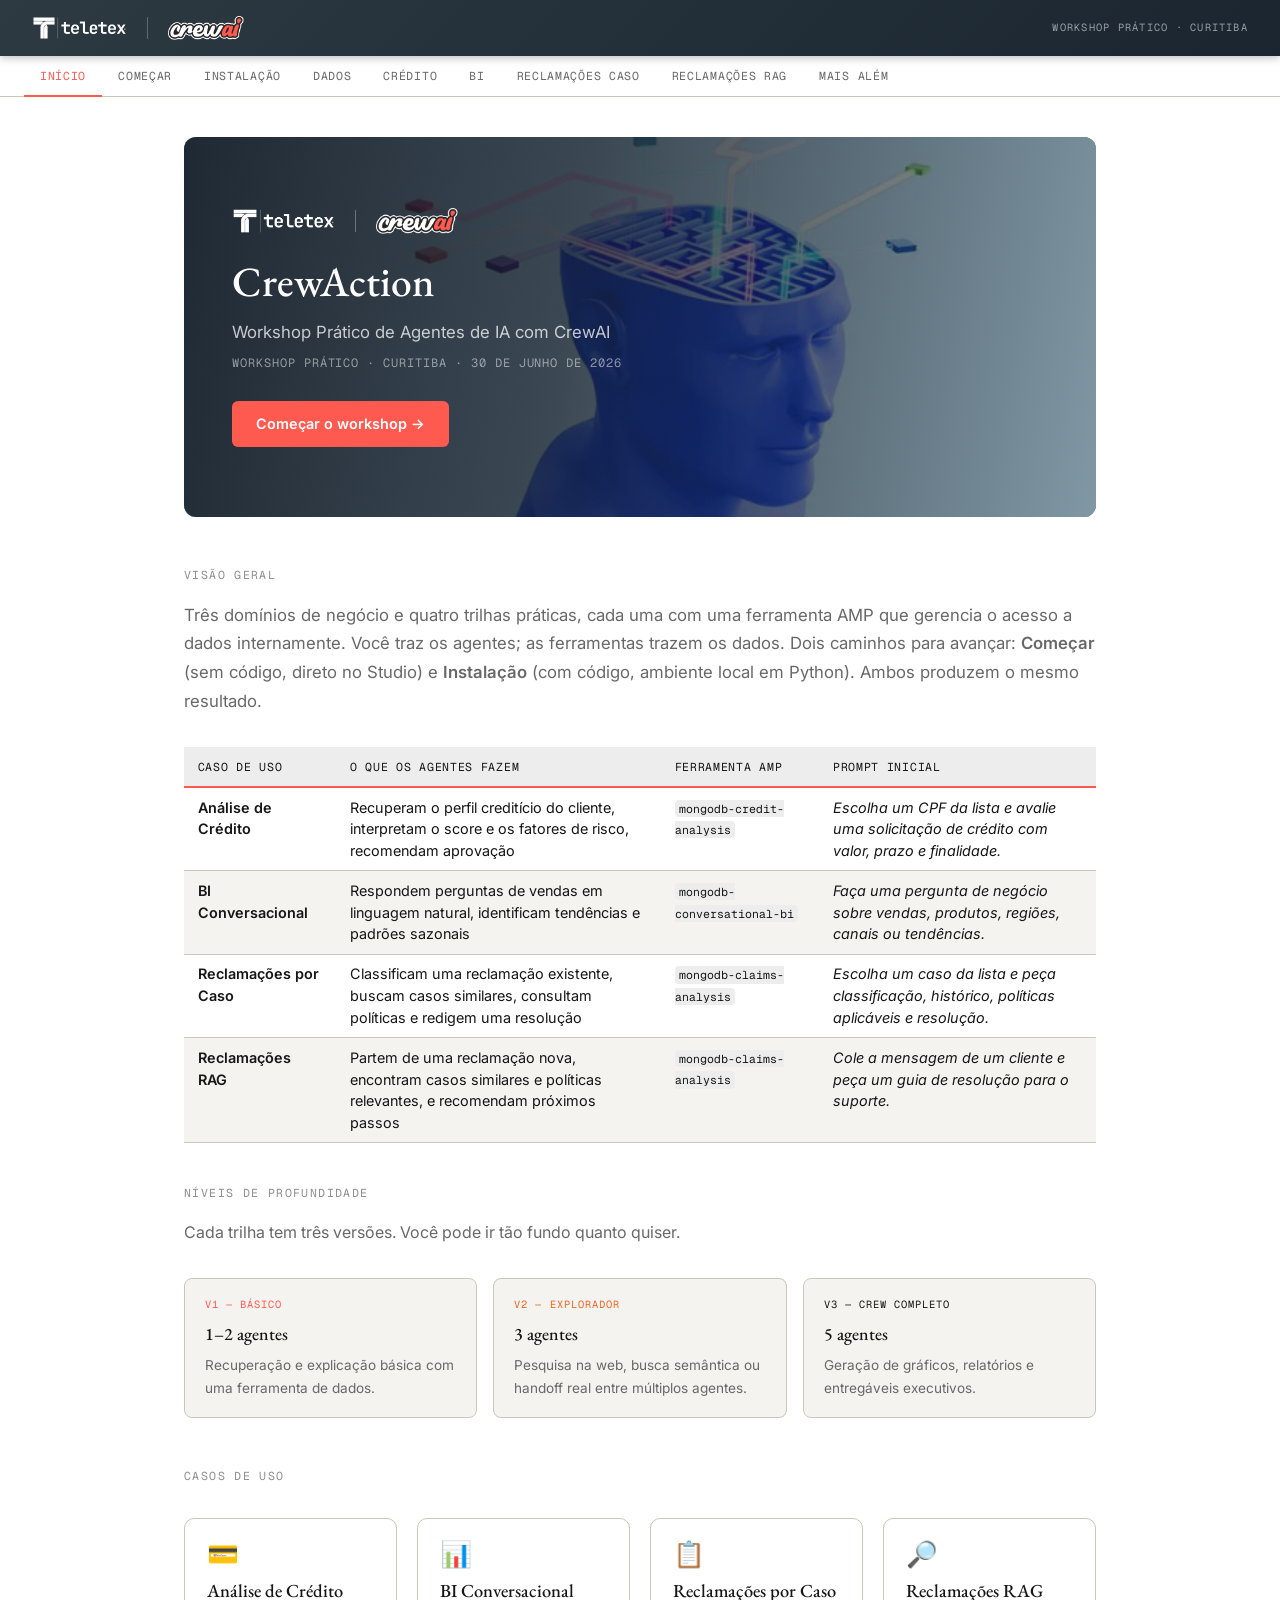
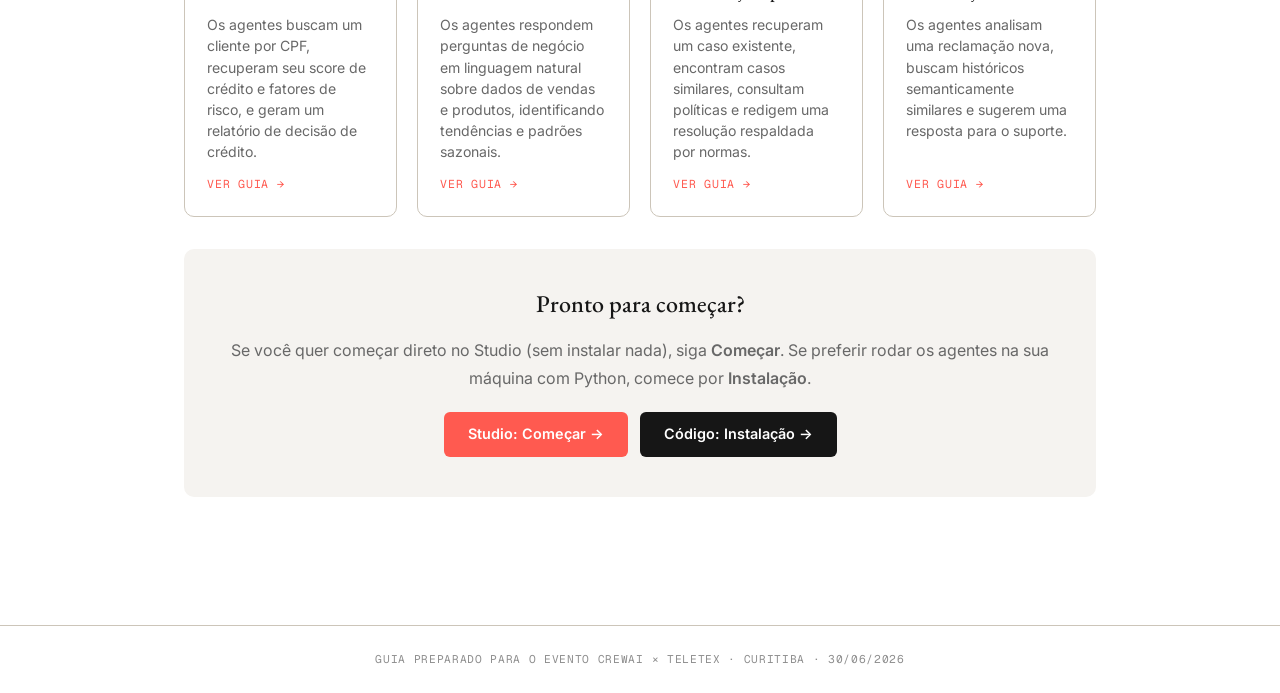
<file: index.html>
<!DOCTYPE html>
<html lang="pt-BR">
<head>
  <meta charset="UTF-8">
  <meta name="viewport" content="width=device-width, initial-scale=1.0">
  <title>CrewAI × Teletex — Workshop Curitiba 2026</title>
  <link rel="stylesheet" href="css/style.css">
  <style>
    /* Index-specific: full width, no sidebar */
    .index-layout {
      max-width: 960px;
      margin: 0 auto;
      padding: 2.5rem 1.5rem 4rem;
    }
    .section-title {
      font-family: 'Geist Mono', monospace;
      font-size: 0.72rem;
      letter-spacing: 0.12em;
      text-transform: uppercase;
      color: var(--text-muted);
      margin-bottom: 1rem;
    }
    .overview-intro {
      font-size: 1.05rem;
      color: var(--text-secondary);
      margin-bottom: 2rem;
      max-width: none;
    }
    .versions-overview {
      display: grid;
      grid-template-columns: repeat(3, 1fr);
      gap: 1rem;
      margin: 2rem 0 3rem;
    }
    .version-card {
      background: var(--off-white);
      border: 1px solid var(--border-light);
      border-radius: 8px;
      padding: 1.1rem 1.25rem;
    }
    .version-card .vnum {
      font-family: 'Geist Mono', monospace;
      font-size: 0.65rem;
      letter-spacing: 0.1em;
      text-transform: uppercase;
      color: var(--text-muted);
      margin-bottom: 0.3rem;
    }
    .version-card .vtitle {
      font-family: 'EB Garamond', Georgia, serif;
      font-size: 1.1rem;
      font-weight: 500;
      margin-bottom: 0.3rem;
    }
    .version-card .vdesc {
      font-size: 0.85rem;
      color: var(--text-secondary);
    }
    @media (max-width: 700px) {
      .versions-overview { grid-template-columns: 1fr; }
    }
  </style>
</head>
<body>

<header class="site-header">
  <div class="header-brand">
    <img src="assets/teletex-logo.png" alt="Teletex" class="partner-logo">
    <div class="header-divider"></div>
    <a href="index.html" class="crewai-logo-link"><img src="assets/crewai-logo.png" alt="CrewAI" class="crewai-logo-img"></a>
  </div>
  <span class="header-label">Workshop Prático · Curitiba</span>
</header>

<nav class="site-nav"><ul>
  <li><a href="index.html" class="active">Início</a></li>
  <li><a href="comenzar.html">Começar</a></li>
  <li><a href="instalacion.html">Instalação</a></li>
  <li><a href="explorador.html">Dados</a></li>
  <li><a href="caso-credito.html">Crédito</a></li>
  <li><a href="caso-bi.html">BI</a></li>
  <li><a href="caso-reclamos.html">Reclamações Caso</a></li>
  <li><a href="caso-reclamos-rag.html">Reclamações RAG</a></li>
  <li><a href="ir-mas-alla.html">Mais Além</a></li>
</ul></nav>

<div class="index-layout">

  <div class="hero">
    <div class="hero-bg"></div>
    <div class="hero-bg-image"></div>
    <div class="hero-content">
      <div class="hero-logos">
        <img src="assets/teletex-logo.png" alt="Teletex" class="partner-logo">
        <div class="hero-div"></div>
        <a href="index.html" class="crewai-logo-link"><img src="assets/crewai-logo.png" alt="CrewAI" class="crewai-logo-img"></a>
      </div>
      <h1>CrewAction</h1>
      <p class="hero-subtitle">Workshop Prático de Agentes de IA com CrewAI</p>
      <p class="hero-date">Workshop prático · Curitiba · 30 de junho de 2026</p>
      <a href="comenzar.html" class="hero-cta">Começar o workshop →</a>
    </div>
  </div>

  <div class="section-title">Visão geral</div>
  <p class="overview-intro">
    Três domínios de negócio e quatro trilhas práticas, cada uma com uma ferramenta AMP que gerencia o acesso a dados internamente.
    Você traz os agentes; as ferramentas trazem os dados. Dois caminhos para avançar:
    <strong>Começar</strong> (sem código, direto no Studio) e <strong>Instalação</strong> (com código, ambiente local em Python).
    Ambos produzem o mesmo resultado.
  </p>

  <div class="table-wrap">
    <table>
      <thead>
        <tr>
          <th>Caso de uso</th>
          <th>O que os agentes fazem</th>
          <th>Ferramenta AMP</th>
          <th>Prompt inicial</th>
        </tr>
      </thead>
      <tbody>
        <tr>
          <td><strong>Análise de Crédito</strong></td>
          <td>Recuperam o perfil creditício do cliente, interpretam o score e os fatores de risco, recomendam aprovação</td>
          <td><code>mongodb-credit-analysis</code></td>
          <td><em>Escolha um CPF da lista e avalie uma solicitação de crédito com valor, prazo e finalidade.</em></td>
        </tr>
        <tr>
          <td><strong>BI Conversacional</strong></td>
          <td>Respondem perguntas de vendas em linguagem natural, identificam tendências e padrões sazonais</td>
          <td><code>mongodb-conversational-bi</code></td>
          <td><em>Faça uma pergunta de negócio sobre vendas, produtos, regiões, canais ou tendências.</em></td>
        </tr>
        <tr>
          <td><strong>Reclamações por Caso</strong></td>
          <td>Classificam uma reclamação existente, buscam casos similares, consultam políticas e redigem uma resolução</td>
          <td><code>mongodb-claims-analysis</code></td>
          <td><em>Escolha um caso da lista e peça classificação, histórico, políticas aplicáveis e resolução.</em></td>
        </tr>
        <tr>
          <td><strong>Reclamações RAG</strong></td>
          <td>Partem de uma reclamação nova, encontram casos similares e políticas relevantes, e recomendam próximos passos</td>
          <td><code>mongodb-claims-analysis</code></td>
          <td><em>Cole a mensagem de um cliente e peça um guia de resolução para o suporte.</em></td>
        </tr>
      </tbody>
    </table>
  </div>

  <div class="section-title" style="margin-top: 2.5rem;">Níveis de profundidade</div>
  <p style="color: var(--text-secondary); margin-bottom: 1.5rem;">
    Cada trilha tem três versões. Você pode ir tão fundo quanto quiser.
  </p>
  <div class="versions-overview">
    <div class="version-card">
      <div class="vnum" style="color: var(--coral);">V1 — Básico</div>
      <div class="vtitle">1–2 agentes</div>
      <div class="vdesc">Recuperação e explicação básica com uma ferramenta de dados.</div>
    </div>
    <div class="version-card">
      <div class="vnum" style="color: var(--accent-2);">V2 — Explorador</div>
      <div class="vtitle">3 agentes</div>
      <div class="vdesc">Pesquisa na web, busca semântica ou handoff real entre múltiplos agentes.</div>
    </div>
    <div class="version-card">
      <div class="vnum" style="color: var(--coal);">V3 — Crew Completo</div>
      <div class="vtitle">5 agentes</div>
      <div class="vdesc">Geração de gráficos, relatórios e entregáveis executivos.</div>
    </div>
  </div>

  <div class="section-title">Casos de uso</div>
  <div class="use-case-cards">
    <a href="caso-credito.html" class="use-case-card">
      <div class="card-icon">💳</div>
      <div class="card-title">Análise de Crédito</div>
      <div class="card-desc">
        Os agentes buscam um cliente por CPF, recuperam seu score de crédito e fatores de risco,
        e geram um relatório de decisão de crédito.
      </div>
      <div class="card-link">Ver guia →</div>
    </a>
    <a href="caso-bi.html" class="use-case-card">
      <div class="card-icon">📊</div>
      <div class="card-title">BI Conversacional</div>
      <div class="card-desc">
        Os agentes respondem perguntas de negócio em linguagem natural sobre dados de vendas
        e produtos, identificando tendências e padrões sazonais.
      </div>
      <div class="card-link">Ver guia →</div>
    </a>
    <a href="caso-reclamos.html" class="use-case-card">
      <div class="card-icon">📋</div>
      <div class="card-title">Reclamações por Caso</div>
      <div class="card-desc">
        Os agentes recuperam um caso existente, encontram casos similares, consultam políticas
        e redigem uma resolução respaldada por normas.
      </div>
      <div class="card-link">Ver guia →</div>
    </a>
    <a href="caso-reclamos-rag.html" class="use-case-card">
      <div class="card-icon">🔎</div>
      <div class="card-title">Reclamações RAG</div>
      <div class="card-desc">
        Os agentes analisam uma reclamação nova, buscam históricos semanticamente similares
        e sugerem uma resposta para o suporte.
      </div>
      <div class="card-link">Ver guia →</div>
    </a>
  </div>

  <div style="text-align: center; margin-top: 1rem; padding: 2.5rem; background: var(--off-white); border-radius: 10px;">
    <h2 style="border: none; margin-top: 0; font-size: 1.5rem;">Pronto para começar?</h2>
    <p style="color: var(--text-secondary); margin-bottom: 1.25rem;">
      Se você quer começar direto no Studio (sem instalar nada), siga <strong>Começar</strong>.
      Se preferir rodar os agentes na sua máquina com Python, comece por <strong>Instalação</strong>.
    </p>
    <div style="display: flex; gap: 0.75rem; justify-content: center; flex-wrap: wrap;">
      <a href="comenzar.html" class="hero-cta" style="font-size: 0.9rem;">Studio: Começar →</a>
      <a href="instalacion.html" class="hero-cta" style="font-size: 0.9rem; background: var(--coal);">Código: Instalação →</a>
    </div>
  </div>

</div>

<footer class="site-footer">
  <p>Guia preparado para o evento CrewAI × Teletex · Curitiba · 30/06/2026</p>
</footer>

<button id="back-to-top" title="Voltar ao topo">↑</button>

<script>
  const btn = document.getElementById('back-to-top');
  window.addEventListener('scroll', () => {
    btn.classList.toggle('visible', window.scrollY > 400);
  });
  btn.addEventListener('click', () => window.scrollTo({top: 0, behavior: 'smooth'}));
</script>

</body>
</html>
</file>
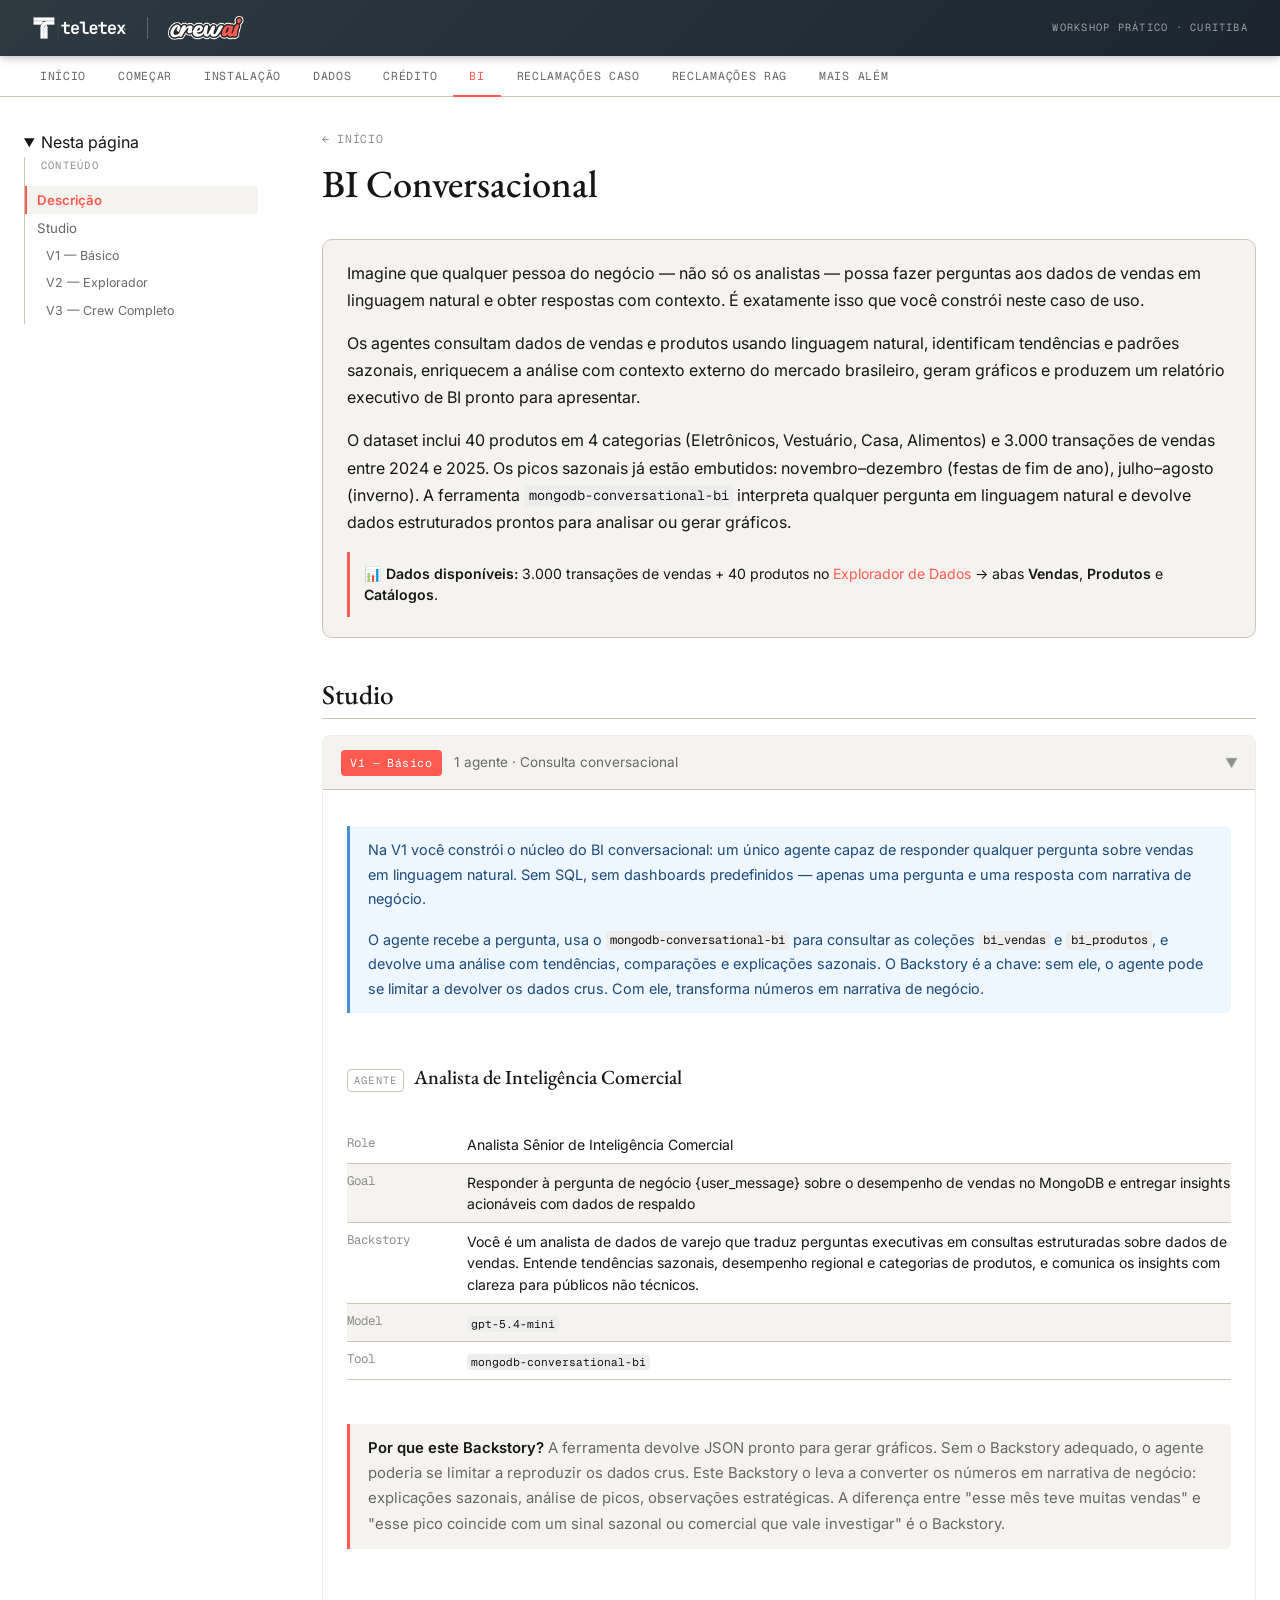
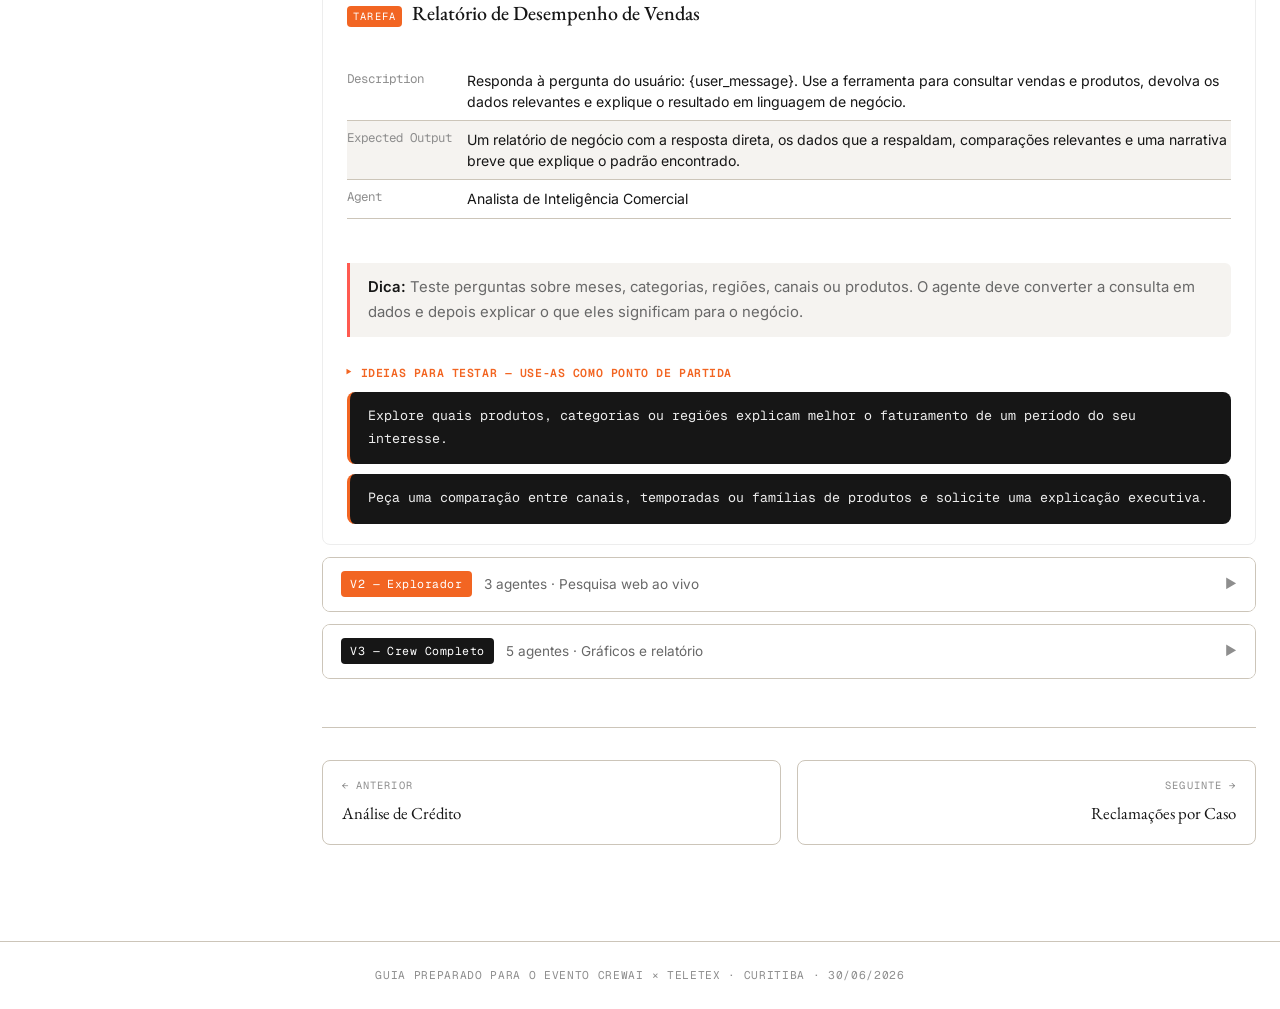
<file: caso-bi.html>
<!DOCTYPE html>
<html lang="pt-BR">
<head>
  <meta charset="UTF-8">
  <meta name="viewport" content="width=device-width, initial-scale=1.0">
  <title>BI Conversacional — CrewAI × Teletex</title>
  <link rel="stylesheet" href="css/style.css">
</head>
<body>

<header class="site-header">
  <div class="header-brand">
    <img src="assets/teletex-logo.png" alt="Teletex" class="partner-logo">
    <div class="header-divider"></div>
    <a href="index.html" class="crewai-logo-link"><img src="assets/crewai-logo.png" alt="CrewAI" class="crewai-logo-img"></a>
  </div>
  <span class="header-label">Workshop Prático · Curitiba</span>
</header>

<nav class="site-nav"><ul>
  <li><a href="index.html">Início</a></li>
  <li><a href="comenzar.html">Começar</a></li>
  <li><a href="instalacion.html">Instalação</a></li>
  <li><a href="explorador.html">Dados</a></li>
  <li><a href="caso-credito.html">Crédito</a></li>
  <li><a href="caso-bi.html" class="active">BI</a></li>
  <li><a href="caso-reclamos.html">Reclamações Caso</a></li>
  <li><a href="caso-reclamos-rag.html">Reclamações RAG</a></li>
  <li><a href="ir-mas-alla.html">Mais Além</a></li>
</ul></nav>

<div class="page-layout">

  <!-- Sidebar TOC -->
  <aside class="toc-sidebar">
    <details open>
      <summary>Nesta página</summary>
      <nav>
        <p class="toc-title">Conteúdo</p>
        <a href="#descripcion">Descrição</a>
        <a href="#studio">Studio</a>
        <a href="#studio-v1" class="toc-h3">V1 — Básico</a>
        <a href="#studio-v2" class="toc-h3">V2 — Explorador</a>
        <a href="#studio-v3" class="toc-h3">V3 — Crew Completo</a>
      </nav>
    </details>
  </aside>

  <!-- Main content -->
  <main class="main-content">

    <div class="page-header">
      <p class="page-breadcrumb"><a href="index.html">← Início</a></p>
      <h1 id="descripcion">BI Conversacional</h1>
    </div>

    <div class="section-intro">
      <p>
        Imagine que qualquer pessoa do negócio — não só os analistas — possa fazer perguntas
        aos dados de vendas em linguagem natural e obter respostas com contexto. É exatamente
        isso que você constrói neste caso de uso.
      </p>
      <p>
        Os agentes consultam dados de vendas e produtos usando linguagem natural, identificam tendências
        e padrões sazonais, enriquecem a análise com contexto externo do mercado brasileiro,
        geram gráficos e produzem um relatório executivo de BI pronto para apresentar.
      </p>
      <p>
        O dataset inclui 40 produtos em 4 categorias (Eletrônicos, Vestuário, Casa, Alimentos)
        e 3.000 transações de vendas entre 2024 e 2025. Os picos sazonais já estão embutidos:
        novembro–dezembro (festas de fim de ano), julho–agosto (inverno). A ferramenta
        <code>mongodb-conversational-bi</code> interpreta qualquer pergunta em linguagem natural
        e devolve dados estruturados prontos para analisar ou gerar gráficos.
      </p>
      <div class="data-ref-box">📊 <strong>Dados disponíveis:</strong> 3.000 transações de vendas + 40 produtos no <a href="explorador.html">Explorador de Dados</a> → abas <strong>Vendas</strong>, <strong>Produtos</strong> e <strong>Catálogos</strong>.</div>
    </div>

    <!-- ═══════════════════════════════════════════════════
         STUDIO CONTENT
    ════════════════════════════════════════════════════ -->
    <div id="studio-wrap">
      <h2 id="studio">Studio</h2>

      <div class="versions-list">

        <!-- V1 — BÁSICO -->
        <details class="version-details" open id="studio-v1">
          <summary class="version-summary">
            <span class="version-badge v1">V1 — Básico</span>
            <span class="version-meta">1 agente · Consulta conversacional</span>
            <span class="version-arrow">▶</span>
          </summary>
          <div class="version-body">

            <div class="info-box">
              <p>
                Na V1 você constrói o núcleo do BI conversacional: um único agente capaz de responder
                qualquer pergunta sobre vendas em linguagem natural. Sem SQL, sem dashboards predefinidos —
                apenas uma pergunta e uma resposta com narrativa de negócio.
              </p>
              <p>
                O agente recebe a pergunta, usa o <code>mongodb-conversational-bi</code> para consultar
                as coleções <code>bi_vendas</code> e <code>bi_produtos</code>, e devolve uma análise
                com tendências, comparações e explicações sazonais. O Backstory é a chave: sem ele,
                o agente pode se limitar a devolver os dados crus. Com ele, transforma números em
                narrativa de negócio.
              </p>
            </div>

            <div class="agent-header">
              <span class="agent-label">Agente</span>
              <h3>Analista de Inteligência Comercial</h3>
            </div>
            <div class="table-wrap">
              <table class="field-table">
                <tbody>
                  <tr><td>Role</td><td>Analista Sênior de Inteligência Comercial</td></tr>
                  <tr><td>Goal</td><td>Responder à pergunta de negócio {user_message} sobre o desempenho de vendas no MongoDB e entregar insights acionáveis com dados de respaldo</td></tr>
                  <tr><td>Backstory</td><td>Você é um analista de dados de varejo que traduz perguntas executivas em consultas estruturadas sobre dados de vendas. Entende tendências sazonais, desempenho regional e categorias de produtos, e comunica os insights com clareza para públicos não técnicos.</td></tr>
                  <tr><td>Model</td><td><code>gpt-5.4-mini</code></td></tr>
                  <tr><td>Tool</td><td><code>mongodb-conversational-bi</code></td></tr>
                </tbody>
              </table>
            </div>

            <blockquote>
              <strong>Por que este Backstory?</strong> A ferramenta devolve JSON pronto para gerar gráficos.
              Sem o Backstory adequado, o agente poderia se limitar a reproduzir os dados crus.
              Este Backstory o leva a converter os números em narrativa de negócio: explicações sazonais,
              análise de picos, observações estratégicas. A diferença entre "esse mês teve muitas vendas"
              e "esse pico coincide com um sinal sazonal ou comercial que vale investigar" é o Backstory.
            </blockquote>

            <div class="task-header">
              <span class="task-label">Tarefa</span>
              <h3>Relatório de Desempenho de Vendas</h3>
            </div>
            <div class="table-wrap">
              <table class="field-table">
                <tbody>
                  <tr><td>Description</td><td>Responda à pergunta do usuário: {user_message}. Use a ferramenta para consultar vendas e produtos, devolva os dados relevantes e explique o resultado em linguagem de negócio.</td></tr>
                  <tr><td>Expected Output</td><td>Um relatório de negócio com a resposta direta, os dados que a respaldam, comparações relevantes e uma narrativa breve que explique o padrão encontrado.</td></tr>
                  <tr><td>Agent</td><td>Analista de Inteligência Comercial</td></tr>
                </tbody>
              </table>
            </div>

            <blockquote>
              <strong>Dica:</strong> Teste perguntas sobre meses, categorias, regiões, canais ou produtos.
              O agente deve converter a consulta em dados e depois explicar o que eles significam para o negócio.
            </blockquote>

            <p class="prompt-group-label">Ideias para testar — use-as como ponto de partida</p>
            <div class="prompt-example">Explore quais produtos, categorias ou regiões explicam melhor o faturamento de um período do seu interesse.</div>
            <div class="prompt-example">Peça uma comparação entre canais, temporadas ou famílias de produtos e solicite uma explicação executiva.</div>

          </div>
        </details>

        <!-- V2 — EXPLORADOR -->
        <details class="version-details" id="studio-v2">
          <summary class="version-summary">
            <span class="version-badge v2">V2 — Explorador</span>
            <span class="version-meta">3 agentes · Pesquisa web ao vivo</span>
            <span class="version-arrow">▶</span>
          </summary>
          <div class="version-body">

            <div class="info-box">
              <p>
                Os dados internos dão os números, mas não o contexto. Um pico de vendas em novembro
                se interpreta de forma muito diferente se for explicado pela Black Friday ou por uma campanha
                pontual da área comercial. Na V2 você adiciona um agente que pesquisa o mercado brasileiro em
                tempo real para dar sentido ao que os dados mostram.
              </p>
              <p>
                Adicione estes dois agentes e suas tarefas ao crew da V1. A sequência é:
                o <strong>Analista de Inteligência Comercial</strong> analisa os dados internos →
                o <strong>Pesquisador do Setor de Varejo</strong> pesquisa o contexto de mercado com o Firecrawl →
                o <strong>Analista de Síntese de BI</strong> combina as duas fontes em um brief estratégico.
                É o primeiro handoff multiagente real do workshop.
              </p>
            </div>

            <div class="agent-header">
              <span class="agent-label">Agente</span>
              <h3>Pesquisador do Setor de Varejo</h3>
            </div>
            <div class="table-wrap">
              <table class="field-table">
                <tbody>
                  <tr><td>Role</td><td>Analista de Inteligência do Setor de Varejo</td></tr>
                  <tr><td>Goal</td><td>Pesquisar tendências atuais do setor de varejo brasileiro relevantes para {user_message} e identificar quais fatores externos podem explicar os padrões de vendas encontrados</td></tr>
                  <tr><td>Backstory</td><td>Você monitora tendências do mercado de varejo brasileiro, mudanças no comportamento do consumidor e padrões sazonais. Fornece o contexto externo que transforma dados de vendas crus em inteligência estratégica.</td></tr>
                  <tr><td>Model</td><td><code>gpt-5.4-mini</code></td></tr>
                  <tr><td>Tool</td><td><code>firecrawl</code></td></tr>
                </tbody>
              </table>
            </div>

            <blockquote>
              <strong>Por que o Firecrawl aqui?</strong> Os dados internos dão os números de vendas, mas não o contexto de mercado.
              Um pico em novembro se lê diferente se for explicado pela Black Friday ou por uma promoção pontual.
              O Firecrawl permite que o agente traga dados de mercado ao vivo — artigos, relatórios setoriais,
              notícias de consumo — para dar sentido ao que os números internos mostram.
              Essa combinação de dados próprios + contexto externo é o que torna o BI conversacional poderoso.
            </blockquote>

            <div class="task-header">
              <span class="task-label">Tarefa</span>
              <h3>Contexto do Setor</h3>
            </div>
            <div class="table-wrap">
              <table class="field-table">
                <tbody>
                  <tr><td>Description</td><td>Pesquise o contexto atual do mercado de varejo brasileiro que ajude a interpretar {user_message}. Identifique 2–3 fatores externos (econômicos, sazonais ou de comportamento do consumidor) que possam explicar os padrões encontrados nos dados.</td></tr>
                  <tr><td>Expected Output</td><td>Um briefing de 3 pontos sobre o setor: tendência-chave do mercado, fator de comportamento sazonal do consumidor e um fator macroeconômico que influencia a demanda do varejo no Brasil.</td></tr>
                  <tr><td>Agent</td><td>Pesquisador do Setor de Varejo</td></tr>
                </tbody>
              </table>
            </div>

            <div class="agent-header">
              <span class="agent-label">Agente</span>
              <h3>Analista de Síntese de BI</h3>
            </div>

            <div class="section-intro">
              <p>
                Este agente não usa ferramentas: trabalha exclusivamente com o resultado dos dois agentes
                anteriores. Seu papel é o de integrador: pega os dados internos e o contexto de mercado
                e produz um brief que vai além dos números. A pergunta que ele responde não é
                "o que aconteceu?" mas "por que aconteceu e o que significa para o negócio?".
              </p>
            </div>

            <div class="table-wrap">
              <table class="field-table">
                <tbody>
                  <tr><td>Role</td><td>Analista de Síntese de Business Intelligence</td></tr>
                  <tr><td>Goal</td><td>Combinar os padrões internos de vendas relacionados a {user_message} e o contexto do setor para produzir insights de BI estratégicos que vão além dos números</td></tr>
                  <tr><td>Backstory</td><td>Você combina dados internos de vendas com inteligência de mercado externa para redigir briefings executivos de BI. Nunca se limita a relatar o que aconteceu — explica por que aconteceu e o que significa para o negócio.</td></tr>
                  <tr><td>Model</td><td><code>gpt-5.4-mini</code></td></tr>
                  <tr><td>Tool</td><td><em>nenhuma — sintetiza o contexto dos dois agentes anteriores</em></td></tr>
                </tbody>
              </table>
            </div>

            <div class="task-header">
              <span class="task-label">Tarefa</span>
              <h3>Brief Estratégico de BI</h3>
            </div>
            <div class="table-wrap">
              <table class="field-table">
                <tbody>
                  <tr><td>Description</td><td>Combine a análise interna de vendas e o contexto do setor para responder {user_message} em um brief estratégico de BI. Explique os padrões de desempenho principais, contextualize-os com drivers de mercado e identifique uma oportunidade ou risco estratégico.</td></tr>
                  <tr><td>Expected Output</td><td>Um brief estratégico: resumo de desempenho de vendas, contexto externo, insight-chave ("este pico se explica por X") e uma recomendação com visão de futuro.</td></tr>
                  <tr><td>Agent</td><td>Analista de Síntese de BI</td></tr>
                </tbody>
              </table>
            </div>

            <p class="prompt-group-label">Ideias para testar — use-as como ponto de partida</p>
            <div class="prompt-example">Peça que conecte uma tendência interna de vendas a fatores externos do mercado brasileiro.</div>
            <div class="prompt-example">Escolha uma categoria, região ou período e peça uma leitura que combine dados internos com o contexto do setor.</div>

          </div>
        </details>

        <!-- V3 — CREW COMPLETO -->
        <details class="version-details" id="studio-v3">
          <summary class="version-summary">
            <span class="version-badge v3">V3 — Crew Completo</span>
            <span class="version-meta">5 agentes · Gráficos e relatório</span>
            <span class="version-arrow">▶</span>
          </summary>
          <div class="version-body">

            <div class="info-box">
              <p>
                Na V3 o crew produz algo que você pode mostrar a um executivo: um relatório executivo completo
                com gráficos, contexto de mercado e uma recomendação estratégica. Você adiciona dois agentes
                sobre a V2: um especializado em visualização de dados e outro que compila tudo em um relatório
                pronto para a diretoria.
              </p>
              <p>
                A lógica de separar a geração de gráficos do relatório final não é só técnica —
                reflete como os times reais trabalham: um analista faz os gráficos, outro redige
                o relatório. No CrewAI, cada agente tem um papel e um foco bem definidos.
              </p>
            </div>

            <p>Adicione estes dois agentes e tarefas sobre a V2.</p>

            <div class="agent-header">
              <span class="agent-label">Agente</span>
              <h3>Criador de Gráficos</h3>
            </div>

            <div class="section-intro">
              <p>
                A geração de gráficos é uma tarefa delimitada: o agente recebe os dados da análise
                da V1 e os converte em tabelas markdown com barras horizontais (█). Por isso usamos
                <code>gpt-5.4-nano</code>: não é preciso raciocínio complexo, apenas formatar bem
                os dados em um formato legível. Usar o nano aqui reduz latência e custo sem sacrificar a qualidade.
              </p>
            </div>

            <div class="table-wrap">
              <table class="field-table">
                <tbody>
                  <tr><td>Role</td><td>Especialista em Visualização de Dados</td></tr>
                  <tr><td>Goal</td><td>Criar visualizações em markdown que ajudem a explicar a pergunta {user_message} a partir dos dados de vendas, usando tabelas com barras horizontais (█) — não eixos cartesianos nem gráficos com coordenadas X/Y</td></tr>
                  <tr><td>Backstory</td><td>Você se especializa em converter dados de vendas em gráficos executivos em markdown. Sempre usa tabelas com colunas claras (categoria, valor, visual) e barras horizontais com o caractere █ na coluna Visual. Para comparações, usa linhas com barras proporcionais; para tendências temporais, uma linha por período com sua barra. Nunca desenha eixos X/Y, grades cartesianas nem diagramas de coordenadas.</td></tr>
                  <tr><td>Model</td><td><code>gpt-5.4-nano</code></td></tr>
                  <tr><td>Tool</td><td><em>nenhuma — gera gráficos em markdown</em></td></tr>
                </tbody>
              </table>
            </div>

            <blockquote>
              <strong>Por que o nano aqui?</strong> A geração de gráficos é uma tarefa leve: formatar dados
              em gráficos markdown legíveis. Não exige raciocínio pesado.
              O <code>gpt-5.4-nano</code> é mais rápido e econômico para este passo, e no crew completo isso se nota
              na latência total.
            </blockquote>

            <div class="task-header">
              <span class="task-label">Tarefa</span>
              <h3>Gráficos de Vendas</h3>
            </div>
            <div class="table-wrap">
              <table class="field-table">
                <tbody>
                  <tr><td>Description</td><td>Gere visualizações a partir dos dados usados para responder {user_message}. Escolha o formato que esclareça a história: comparação por categoria, região, canal ou produto com tabelas e barras █; tendência temporal com uma linha por período e sua barra proporcional. Não use eixos X/Y, grades cartesianas, diagramas de coordenadas nem ferramentas de imagem.</td></tr>
                  <tr><td>Expected Output</td><td>Uma ou mais seções markdown com título e breve descrição. Cada gráfico deve ser uma tabela com colunas como Categoria/Período, Valor e Visual (barras █ proporcionais). Exemplo de linha: <code>| Nov 2024 | R$ 1,2M | ████████████ |</code></td></tr>
                  <tr><td>Agent</td><td>Criador de Gráficos</td></tr>
                </tbody>
              </table>
            </div>

            <div class="agent-header">
              <span class="agent-label">Agente</span>
              <h3>Redator de Relatórios Executivos de BI</h3>
            </div>

            <div class="section-intro">
              <p>
                O último agente do crew não usa ferramentas: seu trabalho é compilar e sintetizar
                tudo o que os quatro agentes anteriores produziram. É o equivalente a um Chief BI Officer
                que revisa a análise, o contexto de mercado e os gráficos, e produz o documento
                final que vai para a diretoria. A tarefa mais difícil não é fazer a análise — é convertê-la
                em uma mensagem clara e acionável para quem toma as decisões.
              </p>
            </div>

            <div class="table-wrap">
              <table class="field-table">
                <tbody>
                  <tr><td>Role</td><td>Diretor de Business Intelligence</td></tr>
                  <tr><td>Goal</td><td>Produzir um relatório completo de BI que responda {user_message} e possa ser compartilhado com um público executivo</td></tr>
                  <tr><td>Backstory</td><td>Você redige relatórios executivos de BI para a diretoria de uma empresa de varejo. Seus relatórios são estruturados: resumo executivo, achados-chave, referências visuais e uma recomendação estratégica. São concisos, baseados em dados e prontos para a tomada de decisão.</td></tr>
                  <tr><td>Model</td><td><code>gpt-5.4-mini</code></td></tr>
                  <tr><td>Tool</td><td><em>nenhuma — compila a partir de todos os agentes anteriores</em></td></tr>
                </tbody>
              </table>
            </div>

            <div class="task-header">
              <span class="task-label">Tarefa</span>
              <h3>Relatório Executivo de BI</h3>
            </div>
            <div class="table-wrap">
              <table class="field-table">
                <tbody>
                  <tr><td>Description</td><td>Redija um relatório executivo completo de BI para responder {user_message}. Incorpore a análise de vendas, o contexto do setor, as descrições dos gráficos e uma recomendação estratégica. Abra com um resumo executivo de 3 frases.</td></tr>
                  <tr><td>Expected Output</td><td>Um relatório de BI pronto para a diretoria: resumo executivo, achados-chave de vendas, contexto sazonal e de mercado, referências aos gráficos e uma recomendação estratégica.</td></tr>
                  <tr><td>Agent</td><td>Redator de Relatórios Executivos de BI</td></tr>
                </tbody>
              </table>
            </div>

            <p class="prompt-group-label">Ideias para testar — use-as como ponto de partida</p>
            <div class="prompt-example">Peça um relatório executivo sobre uma oportunidade comercial que combine dados, contexto externo, gráficos e recomendação.</div>
            <div class="prompt-example">Escolha uma categoria ou temporada e peça uma história completa: o que aconteceu, por que pode ter acontecido e o que o negócio deveria fazer.</div>

          </div>
        </details>

      </div><!-- /versions-list -->
    </div><!-- /studio-wrap -->

    <!-- Prev/Next navigation -->
    <div class="page-nav">
      <a href="caso-credito.html" class="page-nav-card prev">
        <span class="nav-direction">← Anterior</span>
        <span class="nav-title">Análise de Crédito</span>
      </a>
      <a href="caso-reclamos.html" class="page-nav-card next">
        <span class="nav-direction">Seguinte →</span>
        <span class="nav-title">Reclamações por Caso</span>
      </a>
    </div>

  </main>
</div><!-- /page-layout -->

<footer class="site-footer">
  <p>Guia preparado para o evento CrewAI × Teletex · Curitiba · 30/06/2026</p>
</footer>

<button id="back-to-top" title="Voltar ao topo">↑</button>

<script>
  const btn = document.getElementById('back-to-top');
  const tocLinks = Array.from(document.querySelectorAll('.toc-sidebar nav a'));
  // Resolve each TOC link to its target element (works for h1, h2 and <details> wrappers alike).
  const targets = tocLinks
    .map(a => { const el = document.getElementById(a.getAttribute('href').slice(1)); return el ? {link: a, el} : null; })
    .filter(Boolean);

  function syncScroll() {
    btn.classList.toggle('visible', window.scrollY > 400);
    if (!targets.length) return;
    const line = window.innerHeight * 0.28;            // activation line, ~28% down the viewport
    const atBottom = window.innerHeight + window.scrollY >= document.documentElement.scrollHeight - 2;
    let activeIdx = 0;                                 // default to the first section at the top of the page
    targets.forEach((t, i) => { if (t.el.getBoundingClientRect().top <= line) activeIdx = i; });
    if (atBottom) activeIdx = targets.length - 1;      // snap to the last section at the bottom of the page
    targets.forEach((t, i) => t.link.classList.toggle('active', i === activeIdx));
  }

  let ticking = false;
  window.addEventListener('scroll', () => {
    if (!ticking) { requestAnimationFrame(() => { syncScroll(); ticking = false; }); ticking = true; }
  });
  btn.addEventListener('click', () => window.scrollTo({top: 0, behavior: 'smooth'}));
  syncScroll();
</script>

</body>
</html>
</file>
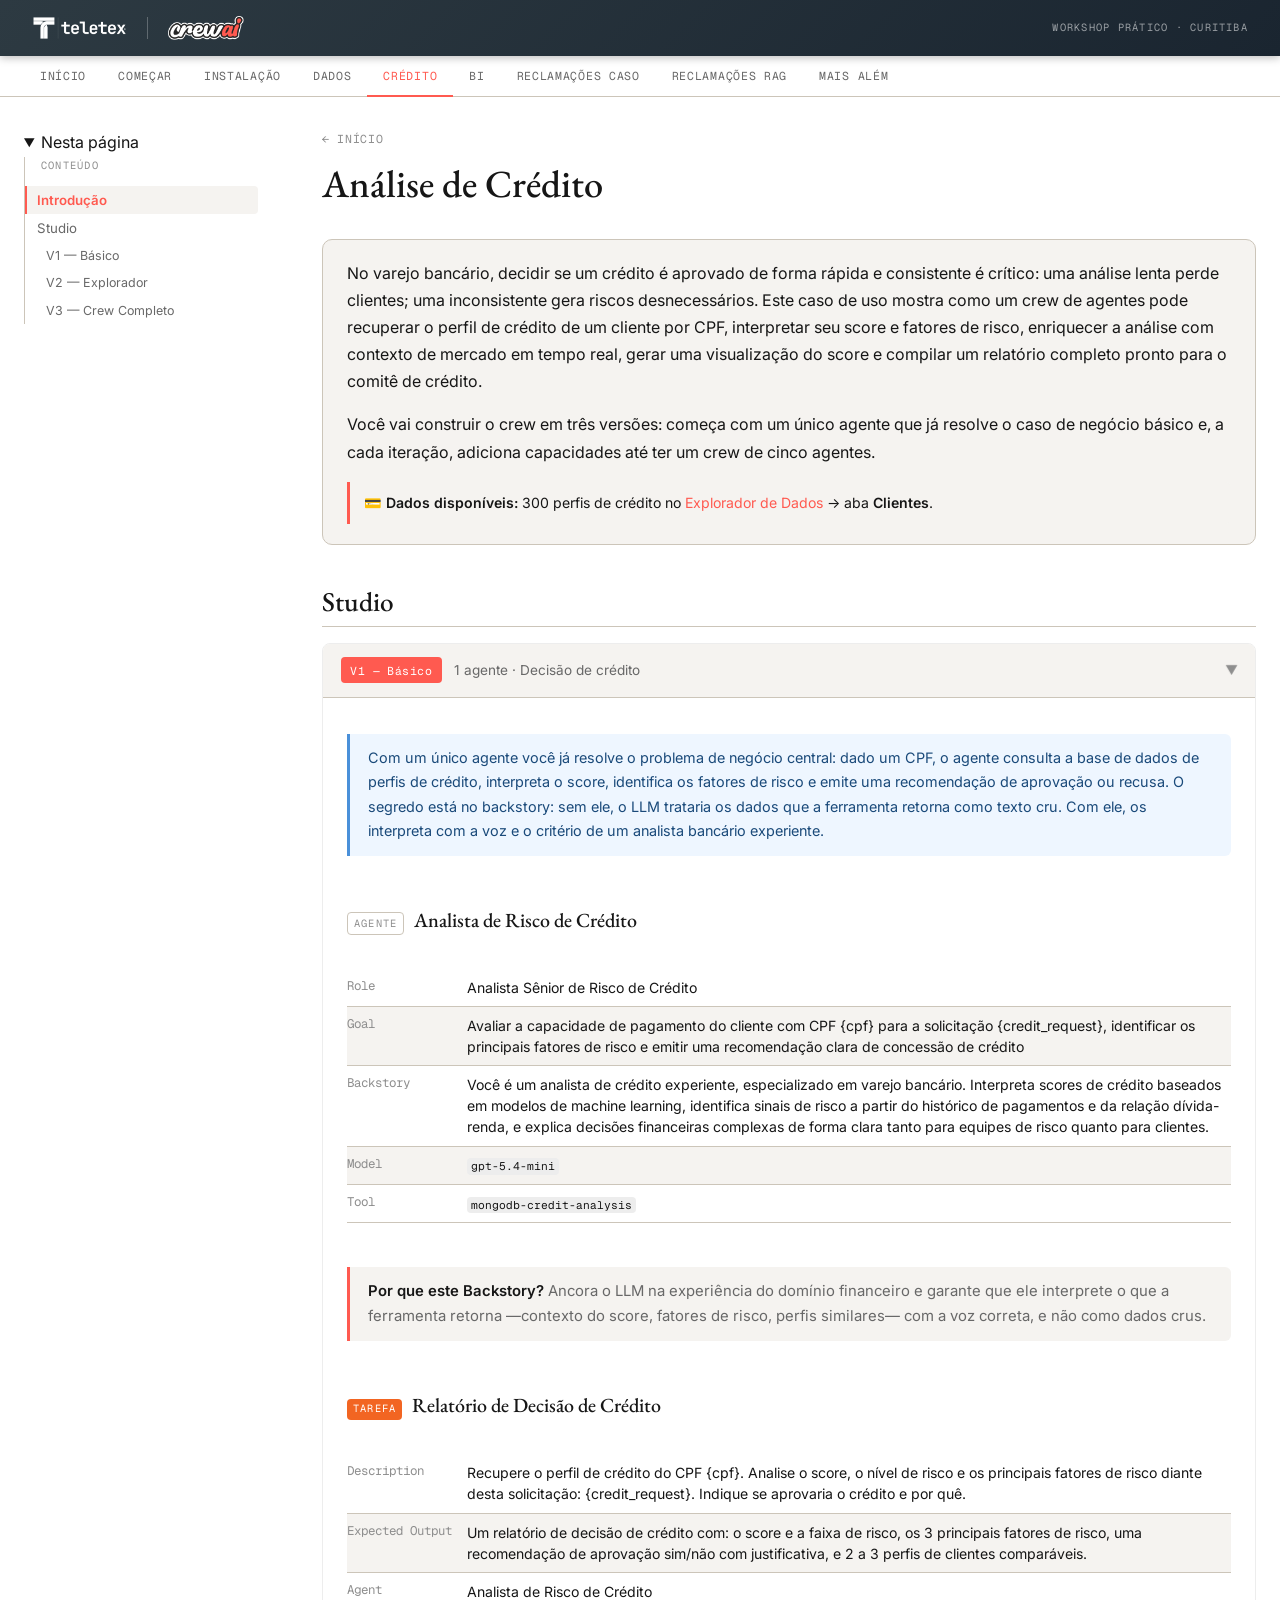
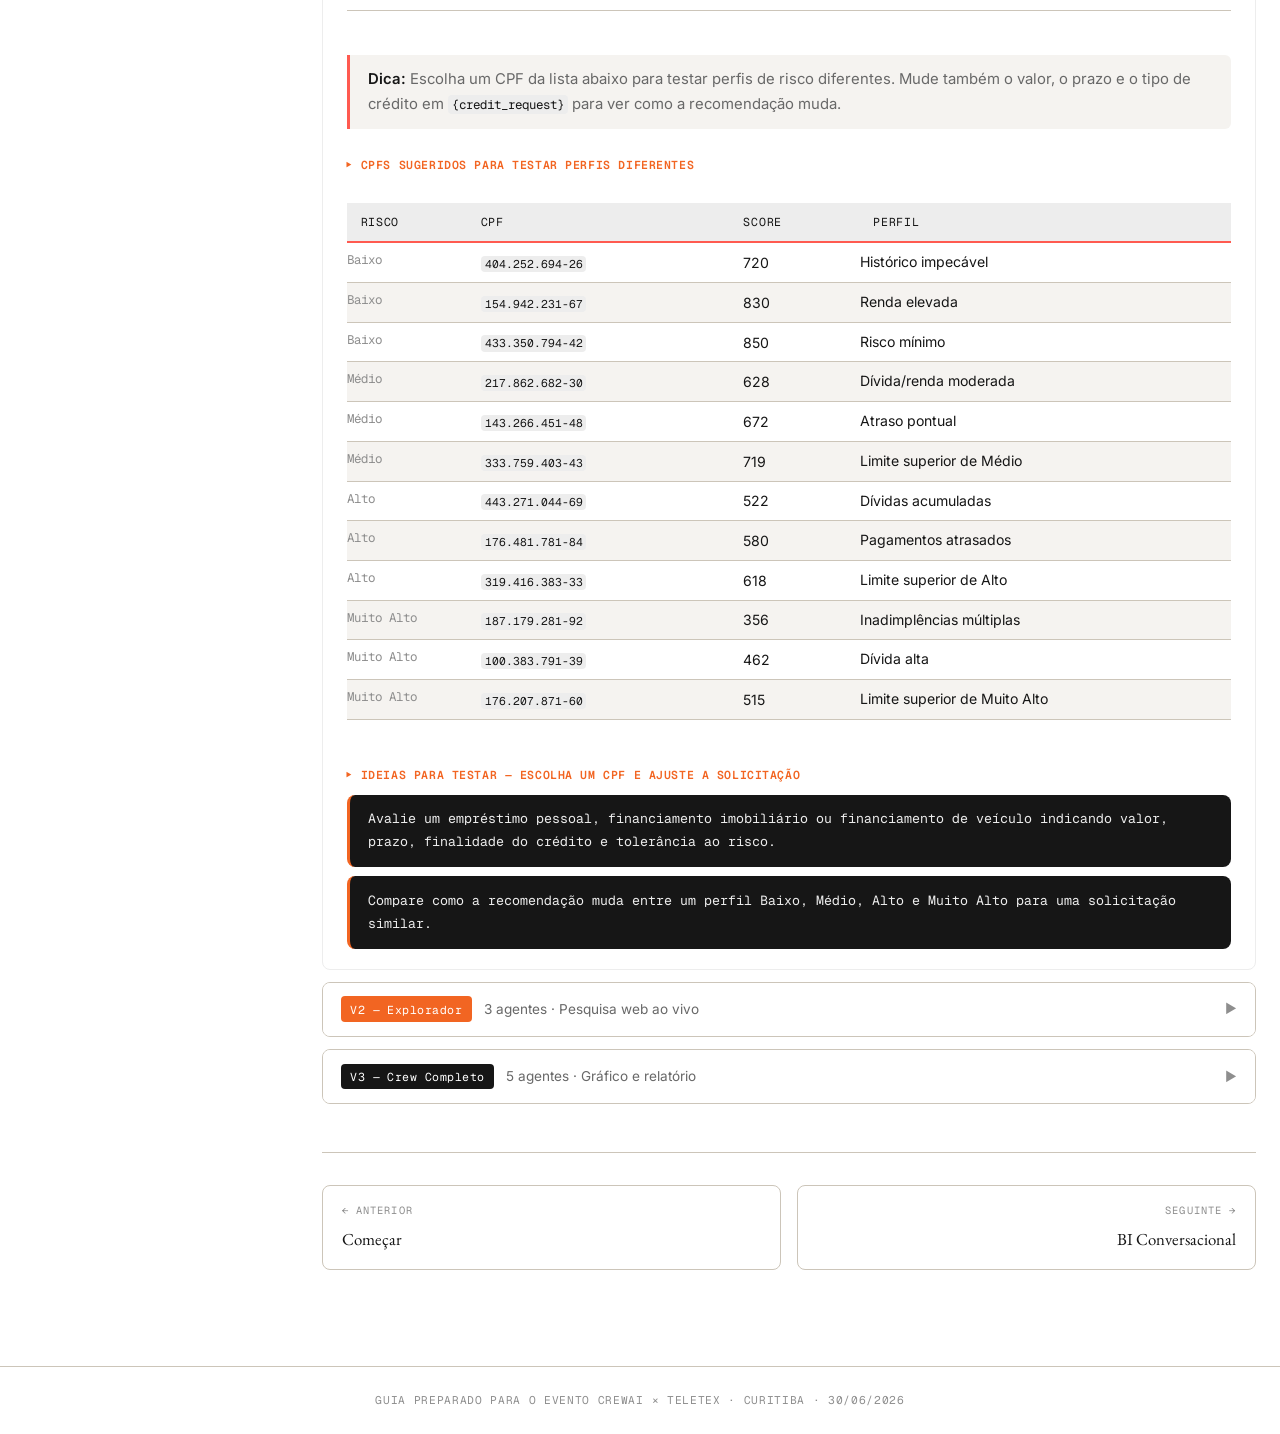
<file: caso-credito.html>
<!DOCTYPE html>
<html lang="pt-BR">
<head>
  <meta charset="UTF-8">
  <meta name="viewport" content="width=device-width, initial-scale=1.0">
  <title>Análise de Crédito — CrewAI × Teletex</title>
  <link rel="stylesheet" href="css/style.css">
</head>
<body>

<header class="site-header">
  <div class="header-brand">
    <img src="assets/teletex-logo.png" alt="Teletex" class="partner-logo">
    <div class="header-divider"></div>
    <a href="index.html" class="crewai-logo-link"><img src="assets/crewai-logo.png" alt="CrewAI" class="crewai-logo-img"></a>
  </div>
  <span class="header-label">Workshop Prático · Curitiba</span>
</header>

<nav class="site-nav"><ul>
  <li><a href="index.html">Início</a></li>
  <li><a href="comenzar.html">Começar</a></li>
  <li><a href="instalacion.html">Instalação</a></li>
  <li><a href="explorador.html">Dados</a></li>
  <li><a href="caso-credito.html" class="active">Crédito</a></li>
  <li><a href="caso-bi.html">BI</a></li>
  <li><a href="caso-reclamos.html">Reclamações Caso</a></li>
  <li><a href="caso-reclamos-rag.html">Reclamações RAG</a></li>
  <li><a href="ir-mas-alla.html">Mais Além</a></li>
</ul></nav>

<div class="page-layout">

  <!-- Sidebar TOC -->
  <aside class="toc-sidebar">
    <details open>
      <summary>Nesta página</summary>
      <nav>
        <p class="toc-title">Conteúdo</p>
        <a href="#introduccion">Introdução</a>
        <a href="#studio">Studio</a>
        <a href="#studio-v1" class="toc-h3">V1 — Básico</a>
        <a href="#studio-v2" class="toc-h3">V2 — Explorador</a>
        <a href="#studio-v3" class="toc-h3">V3 — Crew Completo</a>
      </nav>
    </details>
  </aside>

  <!-- Main Content -->
  <main class="main-content">

    <!-- Page Header -->
    <div class="page-header">
      <p class="page-breadcrumb"><a href="index.html">← Início</a></p>
      <h1 id="introduccion">Análise de Crédito</h1>
    </div>

    <!-- Section Intro -->
    <div class="section-intro">
      <p>
        No varejo bancário, decidir se um crédito é aprovado de forma rápida e consistente é crítico:
        uma análise lenta perde clientes; uma inconsistente gera riscos desnecessários. Este caso de uso
        mostra como um crew de agentes pode recuperar o perfil de crédito de um cliente por CPF,
        interpretar seu score e fatores de risco, enriquecer a análise com contexto de mercado em tempo
        real, gerar uma visualização do score e compilar um relatório completo pronto para o comitê de crédito.
      </p>
      <p>
        Você vai construir o crew em três versões: começa com um único agente que já resolve o caso
        de negócio básico e, a cada iteração, adiciona capacidades até ter um crew de cinco agentes.
      </p>
      <div class="data-ref-box">💳 <strong>Dados disponíveis:</strong> 300 perfis de crédito no <a href="explorador.html">Explorador de Dados</a> → aba <strong>Clientes</strong>.</div>
    </div>

    <!-- ===================== STUDIO CONTENT ===================== -->
    <h2 id="studio">Studio</h2>

    <div class="versions-list">

      <!-- V1 -->
      <details class="version-details" open id="studio-v1">
        <summary class="version-summary">
          <span class="version-badge v1">V1 — Básico</span>
          <span class="version-meta">1 agente · Decisão de crédito</span>
          <span class="version-arrow">▶</span>
        </summary>
        <div class="version-body">

          <div class="info-box">
            <p>
              Com um único agente você já resolve o problema de negócio central: dado um CPF, o agente
              consulta a base de dados de perfis de crédito, interpreta o score, identifica os fatores
              de risco e emite uma recomendação de aprovação ou recusa. O segredo está no backstory:
              sem ele, o LLM trataria os dados que a ferramenta retorna como texto cru. Com ele, os
              interpreta com a voz e o critério de um analista bancário experiente.
            </p>
          </div>

          <!-- Agent -->
          <div class="agent-header">
            <span class="agent-label">Agente</span>
            <h3>Analista de Risco de Crédito</h3>
          </div>
          <div class="table-wrap">
            <table class="field-table">
              <tbody>
                <tr>
                  <td>Role</td>
                  <td>Analista Sênior de Risco de Crédito</td>
                </tr>
                <tr>
                  <td>Goal</td>
                  <td>Avaliar a capacidade de pagamento do cliente com CPF {cpf} para a solicitação {credit_request}, identificar os principais fatores de risco e emitir uma recomendação clara de concessão de crédito</td>
                </tr>
                <tr>
                  <td>Backstory</td>
                  <td>Você é um analista de crédito experiente, especializado em varejo bancário. Interpreta scores de crédito baseados em modelos de machine learning, identifica sinais de risco a partir do histórico de pagamentos e da relação dívida-renda, e explica decisões financeiras complexas de forma clara tanto para equipes de risco quanto para clientes.</td>
                </tr>
                <tr>
                  <td>Model</td>
                  <td><code>gpt-5.4-mini</code></td>
                </tr>
                <tr>
                  <td>Tool</td>
                  <td><code>mongodb-credit-analysis</code></td>
                </tr>
              </tbody>
            </table>
          </div>

          <blockquote>
            <p><strong>Por que este Backstory?</strong> Ancora o LLM na experiência do domínio financeiro e garante que ele interprete o que a ferramenta retorna —contexto do score, fatores de risco, perfis similares— com a voz correta, e não como dados crus.</p>
          </blockquote>

          <!-- Task -->
          <div class="task-header">
            <span class="task-label">Tarefa</span>
            <h3>Relatório de Decisão de Crédito</h3>
          </div>
          <div class="table-wrap">
            <table class="field-table">
              <tbody>
                <tr>
                  <td>Description</td>
                  <td>Recupere o perfil de crédito do CPF {cpf}. Analise o score, o nível de risco e os principais fatores de risco diante desta solicitação: {credit_request}. Indique se aprovaria o crédito e por quê.</td>
                </tr>
                <tr>
                  <td>Expected Output</td>
                  <td>Um relatório de decisão de crédito com: o score e a faixa de risco, os 3 principais fatores de risco, uma recomendação de aprovação sim/não com justificativa, e 2 a 3 perfis de clientes comparáveis.</td>
                </tr>
                <tr>
                  <td>Agent</td>
                  <td>Analista de Risco de Crédito</td>
                </tr>
              </tbody>
            </table>
          </div>

          <blockquote>
            <p><strong>Dica:</strong> Escolha um CPF da lista abaixo para testar perfis de risco diferentes. Mude também o valor, o prazo e o tipo de crédito em <code>{credit_request}</code> para ver como a recomendação muda.</p>
          </blockquote>

          <p class="prompt-group-label">CPFs sugeridos para testar perfis diferentes</p>
          <div class="table-wrap">
            <table class="field-table">
              <thead>
                <tr><th>Risco</th><th>CPF</th><th>Score</th><th>Perfil</th></tr>
              </thead>
              <tbody>
                <tr><td>Baixo</td><td><code>404.252.694-26</code></td><td>720</td><td>Histórico impecável</td></tr>
                <tr><td>Baixo</td><td><code>154.942.231-67</code></td><td>830</td><td>Renda elevada</td></tr>
                <tr><td>Baixo</td><td><code>433.350.794-42</code></td><td>850</td><td>Risco mínimo</td></tr>
                <tr><td>Médio</td><td><code>217.862.682-30</code></td><td>628</td><td>Dívida/renda moderada</td></tr>
                <tr><td>Médio</td><td><code>143.266.451-48</code></td><td>672</td><td>Atraso pontual</td></tr>
                <tr><td>Médio</td><td><code>333.759.403-43</code></td><td>719</td><td>Limite superior de Médio</td></tr>
                <tr><td>Alto</td><td><code>443.271.044-69</code></td><td>522</td><td>Dívidas acumuladas</td></tr>
                <tr><td>Alto</td><td><code>176.481.781-84</code></td><td>580</td><td>Pagamentos atrasados</td></tr>
                <tr><td>Alto</td><td><code>319.416.383-33</code></td><td>618</td><td>Limite superior de Alto</td></tr>
                <tr><td>Muito Alto</td><td><code>187.179.281-92</code></td><td>356</td><td>Inadimplências múltiplas</td></tr>
                <tr><td>Muito Alto</td><td><code>100.383.791-39</code></td><td>462</td><td>Dívida alta</td></tr>
                <tr><td>Muito Alto</td><td><code>176.207.871-60</code></td><td>515</td><td>Limite superior de Muito Alto</td></tr>
              </tbody>
            </table>
          </div>

          <p class="prompt-group-label">Ideias para testar — escolha um CPF e ajuste a solicitação</p>
          <div class="prompt-example">Avalie um empréstimo pessoal, financiamento imobiliário ou financiamento de veículo indicando valor, prazo, finalidade do crédito e tolerância ao risco.</div>
          <div class="prompt-example">Compare como a recomendação muda entre um perfil Baixo, Médio, Alto e Muito Alto para uma solicitação similar.</div>

        </div>
      </details>

      <!-- V2 -->
      <details class="version-details" id="studio-v2">
        <summary class="version-summary">
          <span class="version-badge v2">V2 — Explorador</span>
          <span class="version-meta">3 agentes · Pesquisa web ao vivo</span>
          <span class="version-arrow">▶</span>
        </summary>
        <div class="version-body">

          <div class="info-box">
            <p>
              Um score alto soa excelente —mas excelente em que contexto? Se as taxas de
              crédito ao consumo no Brasil estiverem muito altas, mesmo um perfil de baixo risco pode
              encontrar condições de mercado que dificultem a concessão. Na V2 você adiciona dois agentes novos:
              um que vai buscar contexto de mercado em tempo real usando o Firecrawl, e outro que sintetiza
              os dados internos do cliente com essa inteligência externa para produzir uma recomendação mais
              robusta e fundamentada.
            </p>
            <p>
              Isso também mostra o primeiro handoff real entre agentes: o Analista de Risco passa
              sua análise ao Pesquisador de Mercado, que a usa como contexto para saber o que buscar, e
              os dois resultados chegam ao Analista de Síntese para o relatório final.
            </p>
          </div>

          <p>Adicione estes dois agentes e tarefas ao crew da V1.</p>

          <!-- Agent: Market Intelligence -->
          <div class="agent-header">
            <span class="agent-label">Agente</span>
            <h3>Pesquisador de Inteligência de Mercado</h3>
          </div>
          <div class="table-wrap">
            <table class="field-table">
              <tbody>
                <tr>
                  <td>Role</td>
                  <td>Analista de Inteligência de Mercado Financeiro</td>
                </tr>
                <tr>
                  <td>Goal</td>
                  <td>Pesquisar as condições atuais do mercado de crédito de varejo no Brasil e identificar 2 a 3 tendências relevantes para a solicitação {credit_request}</td>
                </tr>
                <tr>
                  <td>Backstory</td>
                  <td>Você é um pesquisador financeiro que monitora o mercado de crédito de varejo brasileiro. Acompanha tendências de taxas de juros, mudanças regulatórias e dados de referência para dar contexto às decisões de crédito individuais.</td>
                </tr>
                <tr>
                  <td>Model</td>
                  <td><code>gpt-5.4-mini</code></td>
                </tr>
                <tr>
                  <td>Tool</td>
                  <td><code>firecrawl</code></td>
                </tr>
              </tbody>
            </table>
          </div>

          <blockquote>
            <p><strong>Por que o Firecrawl aqui?</strong> Os dados internos dão o score do cliente, mas não o contexto de mercado. O mesmo perfil parece diferente quando as taxas, a inflação ou a disponibilidade de crédito mudam. O Firecrawl permite que um agente obtenha dados de mercado em tempo real para enquadrar a decisão.</p>
          </blockquote>

          <!-- Task: Market Context -->
          <div class="task-header">
            <span class="task-label">Tarefa</span>
            <h3>Contexto de Mercado</h3>
          </div>
          <div class="table-wrap">
            <table class="field-table">
              <tbody>
                <tr>
                  <td>Description</td>
                  <td>Busque as taxas de juros atuais do crédito de varejo e as condições de disponibilidade de crédito no Brasil. Identifique 2 a 3 tendências-chave do mercado relevantes para esta solicitação: {credit_request}.</td>
                </tr>
                <tr>
                  <td>Expected Output</td>
                  <td>Um briefing de mercado em 3 pontos: faixa atual das taxas de referência, tendência-chave que afeta o acesso ao crédito, e um fator de risco no ambiente macroeconômico.</td>
                </tr>
                <tr>
                  <td>Agent</td>
                  <td>Pesquisador de Inteligência de Mercado</td>
                </tr>
              </tbody>
            </table>
          </div>

          <!-- Agent: Credit Synthesis -->
          <div class="agent-header">
            <span class="agent-label">Agente</span>
            <h3>Analista de Síntese de Crédito</h3>
          </div>

          <div class="info-box">
            <p>
              Este terceiro agente não usa nenhuma ferramenta —seu valor é o raciocínio. Recebe a análise
              do cliente e o contexto de mercado como inputs, e seu trabalho é integrá-los em uma recomendação
              única e bem fundamentada. É assim que funciona um comitê de crédito real: uma pessoa analisa o perfil,
              outra traz o contexto externo, e uma terceira sintetiza e decide.
            </p>
          </div>

          <div class="table-wrap">
            <table class="field-table">
              <tbody>
                <tr>
                  <td>Role</td>
                  <td>Analista de Síntese de Decisões de Crédito</td>
                </tr>
                <tr>
                  <td>Goal</td>
                  <td>Combinar a análise de crédito do cliente com CPF {cpf} e o contexto de mercado atual para produzir uma recomendação completa sobre {credit_request}</td>
                </tr>
                <tr>
                  <td>Backstory</td>
                  <td>Você é um analista de crédito sênior que combina dados de risco internos com inteligência de mercado para redigir recomendações de crédito equilibradas. Sempre contextualiza os scores individuais diante das condições do mercado e de comparações com perfis similares.</td>
                </tr>
                <tr>
                  <td>Model</td>
                  <td><code>gpt-5.4-mini</code></td>
                </tr>
                <tr>
                  <td>Tool</td>
                  <td><em>nenhuma — trabalha com o contexto dos dois agentes anteriores</em></td>
                </tr>
              </tbody>
            </table>
          </div>

          <!-- Task: Comprehensive Credit Brief -->
          <div class="task-header">
            <span class="task-label">Tarefa</span>
            <h3>Relatório de Crédito Integral</h3>
          </div>
          <div class="table-wrap">
            <table class="field-table">
              <tbody>
                <tr>
                  <td>Description</td>
                  <td>Combine a análise de crédito do cliente com CPF {cpf} e o contexto de mercado anterior em um relatório de crédito completo para {credit_request}. Inclua a decisão, o resumo de risco, a comparação com o mercado e a recomendação final.</td>
                </tr>
                <tr>
                  <td>Expected Output</td>
                  <td>Um relatório de crédito de uma página: resumo do cliente, contexto do score, benchmarks de mercado, avaliação de risco e uma recomendação final de aprovação ou recusa com justificativa.</td>
                </tr>
                <tr>
                  <td>Agent</td>
                  <td>Analista de Síntese de Crédito</td>
                </tr>
              </tbody>
            </table>
          </div>

          <p class="prompt-group-label">Ideias para testar — escolha um CPF e ajuste a solicitação</p>
          <div class="prompt-example">Peça que contraste uma solicitação de crédito com o contexto atual de taxas, inflação ou disponibilidade de financiamento.</div>
          <div class="prompt-example">Teste uma solicitação conservadora e outra agressiva para o mesmo CPF e peça que explique como a recomendação muda.</div>

        </div>
      </details>

      <!-- V3 -->
      <details class="version-details" id="studio-v3">
        <summary class="version-summary">
          <span class="version-badge v3">V3 — Crew Completo</span>
          <span class="version-meta">5 agentes · Gráfico e relatório</span>
          <span class="version-arrow">▶</span>
        </summary>
        <div class="version-body">

          <div class="info-box">
            <p>
              Na V3 o crew passa de análise para produção: dois agentes adicionais convertem os resultados
              em artefatos que você pode levar a uma reunião de comitê. O Visualizador gera um gráfico de
              barras em markdown que mostra onde o score do cliente cai dentro das quatro faixas de risco —
              um gráfico claro vale mais que um número solto. O Redator de Relatórios pega todos os resultados anteriores
              e os compila em um documento formal com resumo executivo, pronto para que qualquer decisor
              o leia em 90 segundos.
            </p>
            <p>
              Note a mudança de modelo no Visualizador: usamos <code>gpt-5.4-nano</code> porque gerar
              um gráfico em markdown é uma tarefa leve (formatar dados em uma visualização legível). Reservamos
              <code>gpt-5.4-mini</code> para os agentes que precisam raciocinar. Essa atribuição inteligente
              de modelos é parte do design de um crew eficiente.
            </p>
          </div>

          <p>Adicione estes dois agentes e tarefas sobre a V2.</p>

          <!-- Agent: Credit Data Visualizer -->
          <div class="agent-header">
            <span class="agent-label">Agente</span>
            <h3>Visualizador de Dados de Crédito</h3>
          </div>

          <div class="table-wrap">
            <table class="field-table">
              <tbody>
                <tr>
                  <td>Role</td>
                  <td>Visualizador de Dados de Crédito</td>
                </tr>
                <tr>
                  <td>Goal</td>
                  <td>Criar uma visualização em markdown que mostre a posição do score do cliente com CPF {cpf} dentro das quatro faixas de risco para apoiar a decisão sobre {credit_request}, usando uma tabela com barras horizontais (█) — não eixos cartesianos nem gráficos com coordenadas X/Y</td>
                </tr>
                <tr>
                  <td>Backstory</td>
                  <td>Você é um especialista em visualização de dados que traduz métricas financeiras em gráficos claros em markdown. Sempre usa tabelas com colunas Faixa, Intervalo, Score do cliente (se aplicável) e Visual (barras █). Marca a faixa do cliente com uma seta ou rótulo na coluna Visual. Nunca desenha eixos X/Y, grades cartesianas nem diagramas de coordenadas.</td>
                </tr>
                <tr>
                  <td>Model</td>
                  <td><code>gpt-5.4-nano</code></td>
                </tr>
                <tr>
                  <td>Tool</td>
                  <td><em>nenhuma — gera gráficos em markdown</em></td>
                </tr>
              </tbody>
            </table>
          </div>

          <blockquote>
            <p><strong>Por que o nano aqui?</strong> A geração de gráficos é uma tarefa leve — formatar dados em um gráfico markdown legível. Não exige raciocínio pesado. O <code>gpt-5.4-nano</code> é mais rápido e econômico para este passo.</p>
          </blockquote>

          <!-- Task: Score Visualization -->
          <div class="task-header">
            <span class="task-label">Tarefa</span>
            <h3>Visualização do Score</h3>
          </div>
          <div class="table-wrap">
            <table class="field-table">
              <tbody>
                <tr>
                  <td>Description</td>
                  <td>Gere um gráfico de barras em markdown que mostre o score de crédito do CPF {cpf} em relação às 4 faixas de risco: Muito Alto (menos de 520), Alto (520–619), Médio (620–719), Baixo (720 em diante). Use uma tabela com colunas Faixa, Intervalo, Visual (barras █) e marque claramente a faixa do cliente. Conecte a visualização com {credit_request}. Não use eixos X/Y, grades cartesianas nem diagramas de coordenadas.</td>
                </tr>
                <tr>
                  <td>Expected Output</td>
                  <td>Uma seção markdown com título, breve descrição e uma tabela como: <code>| Faixa | Intervalo | Visual |</code> com barras █ proporcionais e a faixa do cliente marcada (ex. <code>████████ ← CPF {cpf}: 745</code>).</td>
                </tr>
                <tr>
                  <td>Agent</td>
                  <td>Visualizador de Dados de Crédito</td>
                </tr>
              </tbody>
            </table>
          </div>

          <!-- Agent: Credit Report Writer -->
          <div class="agent-header">
            <span class="agent-label">Agente</span>
            <h3>Redator de Relatórios de Crédito</h3>
          </div>
          <div class="table-wrap">
            <table class="field-table">
              <tbody>
                <tr>
                  <td>Role</td>
                  <td>Redator Sênior de Relatórios de Crédito</td>
                </tr>
                <tr>
                  <td>Goal</td>
                  <td>Compilar todos os achados em um relatório de crédito formal para {report_audience}, usando o CPF {cpf} e a solicitação {credit_request}</td>
                </tr>
                <tr>
                  <td>Backstory</td>
                  <td>Você é um oficial de crédito sênior que produz relatórios formais para comitês de crédito. Seus documentos são concisos, bem estruturados e orientados à tomada de decisão. Combina o scoring quantitativo com o julgamento qualitativo e sempre abre com um resumo executivo de 3 frases.</td>
                </tr>
                <tr>
                  <td>Model</td>
                  <td><code>gpt-5.4-mini</code></td>
                </tr>
                <tr>
                  <td>Tool</td>
                  <td><em>nenhuma — compila o resultado de todos os agentes anteriores</em></td>
                </tr>
              </tbody>
            </table>
          </div>

          <!-- Task: Full Credit Report -->
          <div class="task-header">
            <span class="task-label">Tarefa</span>
            <h3>Relatório de Crédito Completo</h3>
          </div>
          <div class="table-wrap">
            <table class="field-table">
              <tbody>
                <tr>
                  <td>Description</td>
                  <td>Redija um relatório completo para {report_audience} sobre o CPF {cpf} e a solicitação {credit_request}. Incorpore a análise de crédito, o contexto de mercado, a descrição da visualização do score e um resumo executivo de 3 frases no início. Formate-o como um documento formal com seções.</td>
                </tr>
                <tr>
                  <td>Expected Output</td>
                  <td>Um relatório de crédito completo: resumo executivo, perfil do cliente, análise do score, contexto de mercado, avaliação de risco e decisão de aprovação ou recusa com fundamento.</td>
                </tr>
                <tr>
                  <td>Agent</td>
                  <td>Redator de Relatórios de Crédito</td>
                </tr>
              </tbody>
            </table>
          </div>

          <p class="prompt-group-label">Ideias para testar — escolha um CPF, solicitação e público</p>
          <div class="prompt-example">Peça um relatório para comitê de crédito que combine score, contexto de mercado, gráfico e recomendação final.</div>
          <div class="prompt-example">Peça uma versão para a diretoria, agência ou equipe comercial e observe como o tom do relatório muda.</div>

        </div>
      </details>

    </div><!-- /.versions-list -->

    <!-- Prev/Next Navigation -->
    <div class="page-nav">
      <a href="comenzar.html" class="page-nav-card prev">
        <span class="nav-direction">← Anterior</span>
        <span class="nav-title">Começar</span>
      </a>
      <a href="caso-bi.html" class="page-nav-card next">
        <span class="nav-direction">Seguinte →</span>
        <span class="nav-title">BI Conversacional</span>
      </a>
    </div>

  </main>
</div>

<footer class="site-footer">
  <p>Guia preparado para o evento CrewAI × Teletex · Curitiba · 30/06/2026</p>
</footer>

<button id="back-to-top" title="Voltar ao topo">↑</button>

<script>
  const btn = document.getElementById('back-to-top');
  const tocLinks = Array.from(document.querySelectorAll('.toc-sidebar nav a'));
  // Resolve each TOC link to its target element (works for h1, h2 and <details> wrappers alike).
  const targets = tocLinks
    .map(a => { const el = document.getElementById(a.getAttribute('href').slice(1)); return el ? {link: a, el} : null; })
    .filter(Boolean);

  function syncScroll() {
    btn.classList.toggle('visible', window.scrollY > 400);
    if (!targets.length) return;
    const line = window.innerHeight * 0.28;            // activation line, ~28% down the viewport
    const atBottom = window.innerHeight + window.scrollY >= document.documentElement.scrollHeight - 2;
    let activeIdx = 0;                                 // default to the first section at the top of the page
    targets.forEach((t, i) => { if (t.el.getBoundingClientRect().top <= line) activeIdx = i; });
    if (atBottom) activeIdx = targets.length - 1;      // snap to the last section at the bottom of the page
    targets.forEach((t, i) => t.link.classList.toggle('active', i === activeIdx));
  }

  let ticking = false;
  window.addEventListener('scroll', () => {
    if (!ticking) { requestAnimationFrame(() => { syncScroll(); ticking = false; }); ticking = true; }
  });
  btn.addEventListener('click', () => window.scrollTo({top: 0, behavior: 'smooth'}));
  syncScroll();
</script>

</body>
</html>
</file>
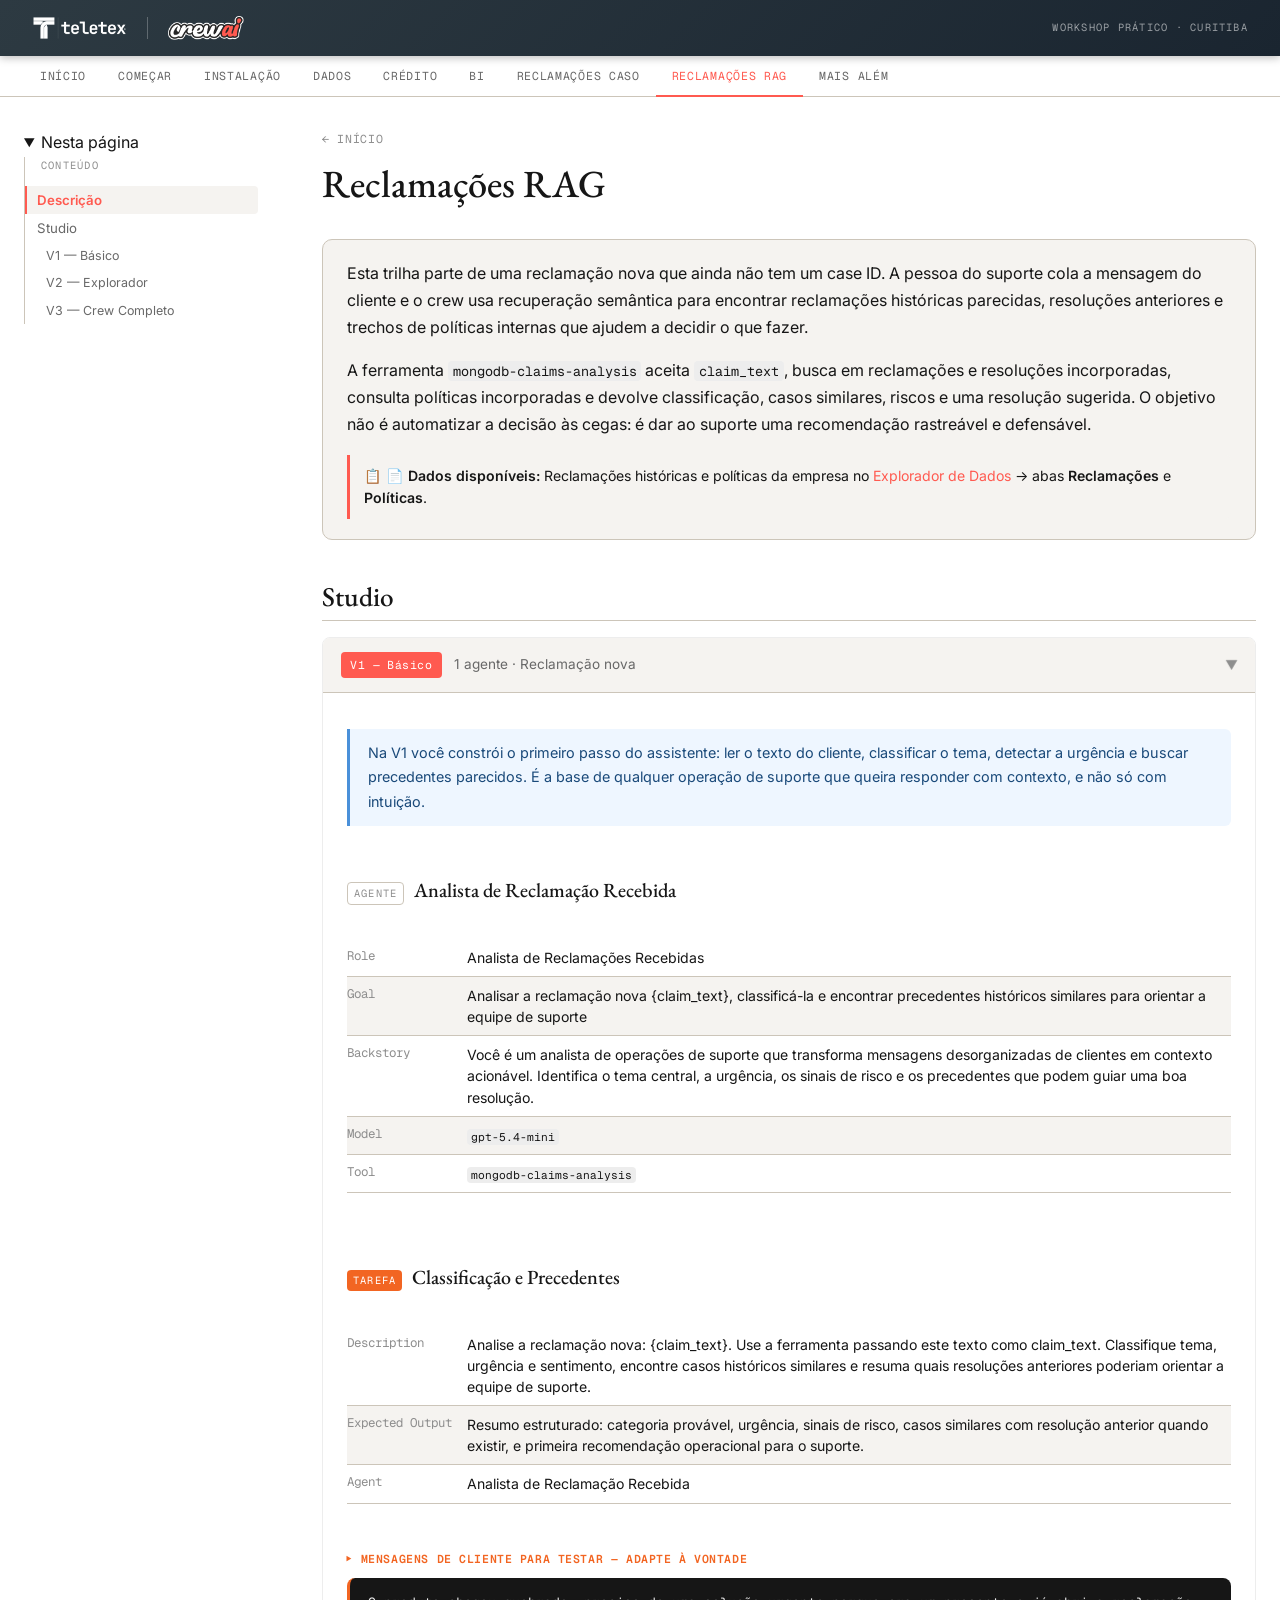
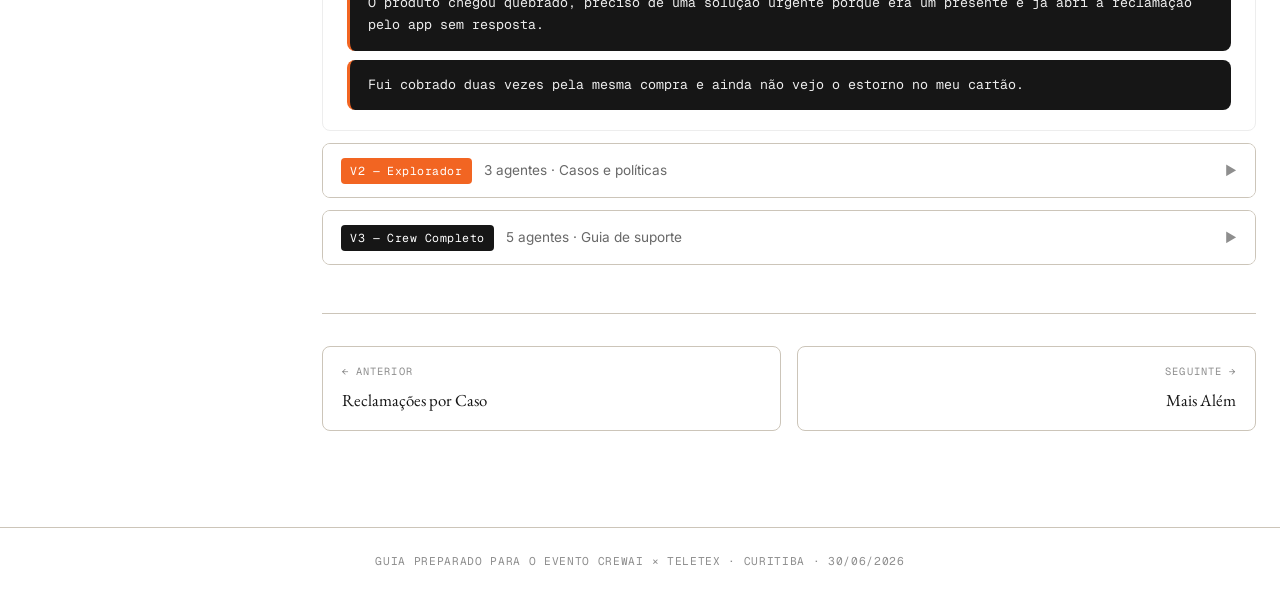
<file: caso-reclamos-rag.html>
<!DOCTYPE html>
<html lang="pt-BR">
<head>
  <meta charset="UTF-8">
  <meta name="viewport" content="width=device-width, initial-scale=1.0">
  <title>Reclamações RAG — CrewAI × Teletex</title>
  <link rel="stylesheet" href="css/style.css">
</head>
<body>

<header class="site-header">
  <div class="header-brand">
    <img src="assets/teletex-logo.png" alt="Teletex" class="partner-logo">
    <div class="header-divider"></div>
    <a href="index.html" class="crewai-logo-link"><img src="assets/crewai-logo.png" alt="CrewAI" class="crewai-logo-img"></a>
  </div>
  <span class="header-label">Workshop Prático · Curitiba</span>
</header>

<nav class="site-nav"><ul>
  <li><a href="index.html">Início</a></li>
  <li><a href="comenzar.html">Começar</a></li>
  <li><a href="instalacion.html">Instalação</a></li>
  <li><a href="explorador.html">Dados</a></li>
  <li><a href="caso-credito.html">Crédito</a></li>
  <li><a href="caso-bi.html">BI</a></li>
  <li><a href="caso-reclamos.html">Reclamações Caso</a></li>
  <li><a href="caso-reclamos-rag.html" class="active">Reclamações RAG</a></li>
  <li><a href="ir-mas-alla.html">Mais Além</a></li>
</ul></nav>

<div class="page-layout">

  <aside class="toc-sidebar">
    <details open>
      <summary>Nesta página</summary>
      <nav>
        <p class="toc-title">Conteúdo</p>
        <a href="#descripcion">Descrição</a>
        <a href="#studio">Studio</a>
        <a href="#studio-v1" class="toc-h3">V1 — Básico</a>
        <a href="#studio-v2" class="toc-h3">V2 — Explorador</a>
        <a href="#studio-v3" class="toc-h3">V3 — Crew Completo</a>
      </nav>
    </details>
  </aside>

  <main class="main-content">

    <div class="page-header">
      <div class="page-breadcrumb"><a href="index.html">← Início</a></div>
      <h1 id="descripcion">Reclamações RAG</h1>
    </div>

    <div class="section-intro">
      <p>
        Esta trilha parte de uma reclamação nova que ainda não tem um case ID. A pessoa do suporte cola a
        mensagem do cliente e o crew usa recuperação semântica para encontrar reclamações históricas parecidas,
        resoluções anteriores e trechos de políticas internas que ajudem a decidir o que fazer.
      </p>
      <p>
        A ferramenta <code>mongodb-claims-analysis</code> aceita <code>claim_text</code>, busca em
        reclamações e resoluções incorporadas, consulta políticas incorporadas e devolve classificação, casos
        similares, riscos e uma resolução sugerida. O objetivo não é automatizar a decisão às cegas:
        é dar ao suporte uma recomendação rastreável e defensável.
      </p>
      <div class="data-ref-box">📋 📄 <strong>Dados disponíveis:</strong> Reclamações históricas e políticas da empresa no <a href="explorador.html">Explorador de Dados</a> → abas <strong>Reclamações</strong> e <strong>Políticas</strong>.</div>
    </div>

    <div id="studio-wrap">
      <h2 id="studio">Studio</h2>

      <div class="versions-list">

        <details class="version-details" open id="studio-v1">
          <summary class="version-summary">
            <span class="version-badge v1">V1 — Básico</span>
            <span class="version-meta">1 agente · Reclamação nova</span>
            <span class="version-arrow">▶</span>
          </summary>
          <div class="version-body">

            <div class="info-box">
              <p>
                Na V1 você constrói o primeiro passo do assistente: ler o texto do cliente, classificar o tema,
                detectar a urgência e buscar precedentes parecidos. É a base de qualquer operação de suporte
                que queira responder com contexto, e não só com intuição.
              </p>
            </div>

            <div class="agent-header">
              <span class="agent-label">Agente</span>
              <h3>Analista de Reclamação Recebida</h3>
            </div>
            <div class="table-wrap">
              <table class="field-table">
                <tbody>
                  <tr><td>Role</td><td>Analista de Reclamações Recebidas</td></tr>
                  <tr><td>Goal</td><td>Analisar a reclamação nova {claim_text}, classificá-la e encontrar precedentes históricos similares para orientar a equipe de suporte</td></tr>
                  <tr><td>Backstory</td><td>Você é um analista de operações de suporte que transforma mensagens desorganizadas de clientes em contexto acionável. Identifica o tema central, a urgência, os sinais de risco e os precedentes que podem guiar uma boa resolução.</td></tr>
                  <tr><td>Model</td><td><code>gpt-5.4-mini</code></td></tr>
                  <tr><td>Tool</td><td><code>mongodb-claims-analysis</code></td></tr>
                </tbody>
              </table>
            </div>

            <div class="task-header">
              <span class="task-label">Tarefa</span>
              <h3>Classificação e Precedentes</h3>
            </div>
            <div class="table-wrap">
              <table class="field-table">
                <tbody>
                  <tr><td>Description</td><td>Analise a reclamação nova: {claim_text}. Use a ferramenta passando este texto como claim_text. Classifique tema, urgência e sentimento, encontre casos históricos similares e resuma quais resoluções anteriores poderiam orientar a equipe de suporte.</td></tr>
                  <tr><td>Expected Output</td><td>Resumo estruturado: categoria provável, urgência, sinais de risco, casos similares com resolução anterior quando existir, e primeira recomendação operacional para o suporte.</td></tr>
                  <tr><td>Agent</td><td>Analista de Reclamação Recebida</td></tr>
                </tbody>
              </table>
            </div>

            <p class="prompt-group-label">Mensagens de cliente para testar — adapte à vontade</p>
            <div class="prompt-example">O produto chegou quebrado, preciso de uma solução urgente porque era um presente e já abri a reclamação pelo app sem resposta.</div>
            <div class="prompt-example">Fui cobrado duas vezes pela mesma compra e ainda não vejo o estorno no meu cartão.</div>

          </div>
        </details>

        <details class="version-details" id="studio-v2">
          <summary class="version-summary">
            <span class="version-badge v2">V2 — Explorador</span>
            <span class="version-meta">3 agentes · Casos e políticas</span>
            <span class="version-arrow">▶</span>
          </summary>
          <div class="version-body">

            <div class="section-intro">
              <p>
                Na V2 você separa o trabalho em duas rotas: um agente olha os precedentes históricos e outro olha
                as políticas internas. Depois um sintetizador cruza as duas fontes para dizer qual caminho de
                resolução está mais bem respaldado.
              </p>
            </div>

            <p>Adicione estes dois agentes e tarefas sobre a base da V1.</p>

            <div class="agent-header">
              <span class="agent-label">Agente 2</span>
              <h3>Pesquisador de Casos Similares</h3>
            </div>
            <div class="table-wrap">
              <table class="field-table">
                <tbody>
                  <tr><td>Role</td><td>Pesquisador de Reclamações Históricas</td></tr>
                  <tr><td>Goal</td><td>Encontrar reclamações e resoluções históricas semanticamente similares a {claim_text} para identificar precedentes úteis</td></tr>
                  <tr><td>Backstory</td><td>Você busca padrões em reclamações históricas e foca em como casos parecidos foram resolvidos. Separa coincidências superficiais de precedentes realmente úteis para a decisão atual.</td></tr>
                  <tr><td>Model</td><td><code>gpt-5.4-mini</code></td></tr>
                  <tr><td>Tool</td><td><code>mongodb-claims-analysis</code></td></tr>
                </tbody>
              </table>
            </div>

            <div class="task-header">
              <span class="task-label">Tarefa 2</span>
              <h3>Precedentes Históricos</h3>
            </div>
            <div class="table-wrap">
              <table class="field-table">
                <tbody>
                  <tr><td>Description</td><td>Use {claim_text} para encontrar reclamações e resoluções históricas similares. Priorize coincidências por causa raiz, produto, urgência e tipo de compensação ou explicação oferecida.</td></tr>
                  <tr><td>Expected Output</td><td>Lista breve de precedentes: similaridade com a reclamação atual, resultado da resolução, qual aprendizado se aplica e qual diferença o suporte deve revisar antes de copiar a solução.</td></tr>
                  <tr><td>Agent</td><td>Pesquisador de Casos Similares</td></tr>
                </tbody>
              </table>
            </div>

            <div class="agent-header">
              <span class="agent-label">Agente 3</span>
              <h3>Especialista em Políticas</h3>
            </div>
            <div class="table-wrap">
              <table class="field-table">
                <tbody>
                  <tr><td>Role</td><td>Especialista em Políticas de Atendimento ao Cliente</td></tr>
                  <tr><td>Goal</td><td>Consultar políticas internas relevantes para {claim_text} e traduzi-las em critérios práticos para o suporte</td></tr>
                  <tr><td>Backstory</td><td>Você conhece as políticas de devoluções, garantias, entregas, atendimento e privacidade. Seu trabalho é conectar a reclamação às regras aplicáveis e explicar quais ações são respaldadas pela política.</td></tr>
                  <tr><td>Model</td><td><code>gpt-5.4-mini</code></td></tr>
                  <tr><td>Tool</td><td><code>mongodb-claims-analysis</code></td></tr>
                </tbody>
              </table>
            </div>

            <div class="task-header">
              <span class="task-label">Tarefa 3</span>
              <h3>Consulta de Políticas</h3>
            </div>
            <div class="table-wrap">
              <table class="field-table">
                <tbody>
                  <tr><td>Description</td><td>Consulte as políticas internas aplicáveis à reclamação {claim_text}. Identifique seções ou critérios relevantes e explique quais ações de suporte são permitidas, recomendadas ou devem ser escaladas.</td></tr>
                  <tr><td>Expected Output</td><td>Resumo da política aplicável: regras relevantes, ação recomendada, riscos de conformidade e perguntas que o suporte deveria validar com o cliente.</td></tr>
                  <tr><td>Agent</td><td>Especialista em Políticas</td></tr>
                </tbody>
              </table>
            </div>

            <p class="prompt-group-label">Mensagens de cliente para testar — adapte à vontade</p>
            <div class="prompt-example">O envio aparece como entregue, mas nunca recebi o pacote. A transportadora não me dá resposta e preciso do reembolso ou do reenvio do produto.</div>
            <div class="prompt-example">Enviei o produto para a garantia, passou o prazo prometido e ninguém me informa se cabe reparo, troca ou devolução.</div>

          </div>
        </details>

        <details class="version-details" id="studio-v3">
          <summary class="version-summary">
            <span class="version-badge v3">V3 — Crew Completo</span>
            <span class="version-meta">5 agentes · Guia de suporte</span>
            <span class="version-arrow">▶</span>
          </summary>
          <div class="version-body">

            <div class="section-intro">
              <p>
                Na V3 o crew produz um pacote pronto para uma pessoa do suporte: diagnóstico, precedentes,
                políticas, riscos e uma resposta sugerida no tom pedido. A pessoa continua tomando a
                decisão, mas com a evidência reunida e organizada.
              </p>
            </div>

            <p>Adicione estes dois agentes e tarefas sobre a base da V2.</p>

            <div class="agent-header">
              <span class="agent-label">Agente 4</span>
              <h3>Avaliador de Risco e Escalonamento</h3>
            </div>
            <div class="table-wrap">
              <table class="field-table">
                <tbody>
                  <tr><td>Role</td><td>Avaliador de Risco de Reclamações</td></tr>
                  <tr><td>Goal</td><td>Detectar riscos de escalonamento em {claim_text} e recomendar se o suporte pode resolvê-lo diretamente ou deve encaminhá-lo</td></tr>
                  <tr><td>Backstory</td><td>Você revisa reclamações buscando sinais de urgência, linguagem jurídica, valores altos, exposição reputacional e casos em que uma resposta padrão pode piorar a situação.</td></tr>
                  <tr><td>Model</td><td><code>gpt-5.4-mini</code></td></tr>
                  <tr><td>Tool</td><td><code>mongodb-claims-analysis</code></td></tr>
                </tbody>
              </table>
            </div>

            <div class="task-header">
              <span class="task-label">Tarefa 4</span>
              <h3>Risco e Escalonamento</h3>
            </div>
            <div class="table-wrap">
              <table class="field-table">
                <tbody>
                  <tr><td>Description</td><td>Avalie {claim_text} junto com os casos similares e políticas encontradas. Identifique sinais de risco, recomende um nível de escalonamento e explique qual informação adicional o suporte deveria pedir antes de responder.</td></tr>
                  <tr><td>Expected Output</td><td>Matriz breve de risco: severidade, motivo, recomendação de escalonamento, dados faltantes e próximos passos para a pessoa do suporte.</td></tr>
                  <tr><td>Agent</td><td>Avaliador de Risco e Escalonamento</td></tr>
                </tbody>
              </table>
            </div>

            <div class="agent-header">
              <span class="agent-label">Agente 5</span>
              <h3>Redator de Resposta de Suporte</h3>
            </div>
            <div class="table-wrap">
              <table class="field-table">
                <tbody>
                  <tr><td>Role</td><td>Redator Sênior de Atendimento ao Cliente</td></tr>
                  <tr><td>Goal</td><td>Redigir um guia de resolução e uma resposta ao cliente para {claim_text} usando um tom {response_tone}</td></tr>
                  <tr><td>Backstory</td><td>Você escreve respostas empáticas e claras para equipes de suporte. Converte políticas, precedentes e riscos em uma recomendação prática que uma pessoa possa revisar e enviar com ajustes mínimos.</td></tr>
                  <tr><td>Model</td><td><code>gpt-5.4-mini</code></td></tr>
                  <tr><td>Tool</td><td><em>nenhuma — compila a partir dos agentes anteriores</em></td></tr>
                </tbody>
              </table>
            </div>

            <div class="task-header">
              <span class="task-label">Tarefa 5</span>
              <h3>Guia de Resolução para o Suporte</h3>
            </div>
            <div class="table-wrap">
              <table class="field-table">
                <tbody>
                  <tr><td>Description</td><td>Compile um guia de resolução para o suporte com base em {claim_text}. Inclua diagnóstico, casos similares, políticas aplicáveis, risco de escalonamento, ação recomendada e um rascunho de resposta ao cliente no tom {response_tone}.</td></tr>
                  <tr><td>Expected Output</td><td>Guia prático para o suporte: resumo da reclamação, evidências recuperadas, recomendação de resolução, condições a validar, nível de escalonamento e resposta pronta para revisar.</td></tr>
                  <tr><td>Agent</td><td>Redator de Resposta de Suporte</td></tr>
                </tbody>
              </table>
            </div>

            <p class="prompt-group-label">Mensagens de cliente para testar — adapte à vontade</p>
            <div class="prompt-example">O atendente me tratou mal, encerrou o chat e continuo sem solução. Quero que revisem o caso e me deem uma resposta formal.</div>
            <div class="prompt-example">Comprei um eletrodoméstico, ele falhou no segundo uso e a loja diz que não cabe troca. Preciso saber quais opções eu tenho.</div>

          </div>
        </details>

      </div>
    </div>

    <div class="page-nav">
      <a href="caso-reclamos.html" class="page-nav-card">
        <span class="nav-direction">← Anterior</span>
        <span class="nav-title">Reclamações por Caso</span>
      </a>
      <a href="ir-mas-alla.html" class="page-nav-card next">
        <span class="nav-direction">Seguinte →</span>
        <span class="nav-title">Mais Além</span>
      </a>
    </div>

  </main>
</div>

<footer class="site-footer">
  <p>Guia preparado para o evento CrewAI × Teletex · Curitiba · 30/06/2026</p>
</footer>

<button id="back-to-top" title="Voltar ao topo">↑</button>

<script>
  const btn = document.getElementById('back-to-top');
  const tocLinks = Array.from(document.querySelectorAll('.toc-sidebar nav a'));
  const targets = tocLinks
    .map(a => { const el = document.getElementById(a.getAttribute('href').slice(1)); return el ? {link: a, el} : null; })
    .filter(Boolean);

  function syncScroll() {
    btn.classList.toggle('visible', window.scrollY > 400);
    if (!targets.length) return;
    const line = window.innerHeight * 0.28;
    const atBottom = window.innerHeight + window.scrollY >= document.documentElement.scrollHeight - 2;
    let activeIdx = 0;
    targets.forEach((t, i) => { if (t.el.getBoundingClientRect().top <= line) activeIdx = i; });
    if (atBottom) activeIdx = targets.length - 1;
    targets.forEach((t, i) => t.link.classList.toggle('active', i === activeIdx));
  }

  let ticking = false;
  window.addEventListener('scroll', () => {
    if (!ticking) { requestAnimationFrame(() => { syncScroll(); ticking = false; }); ticking = true; }
  });
  btn.addEventListener('click', () => window.scrollTo({top: 0, behavior: 'smooth'}));
  syncScroll();
</script>

</body>
</html>
</file>
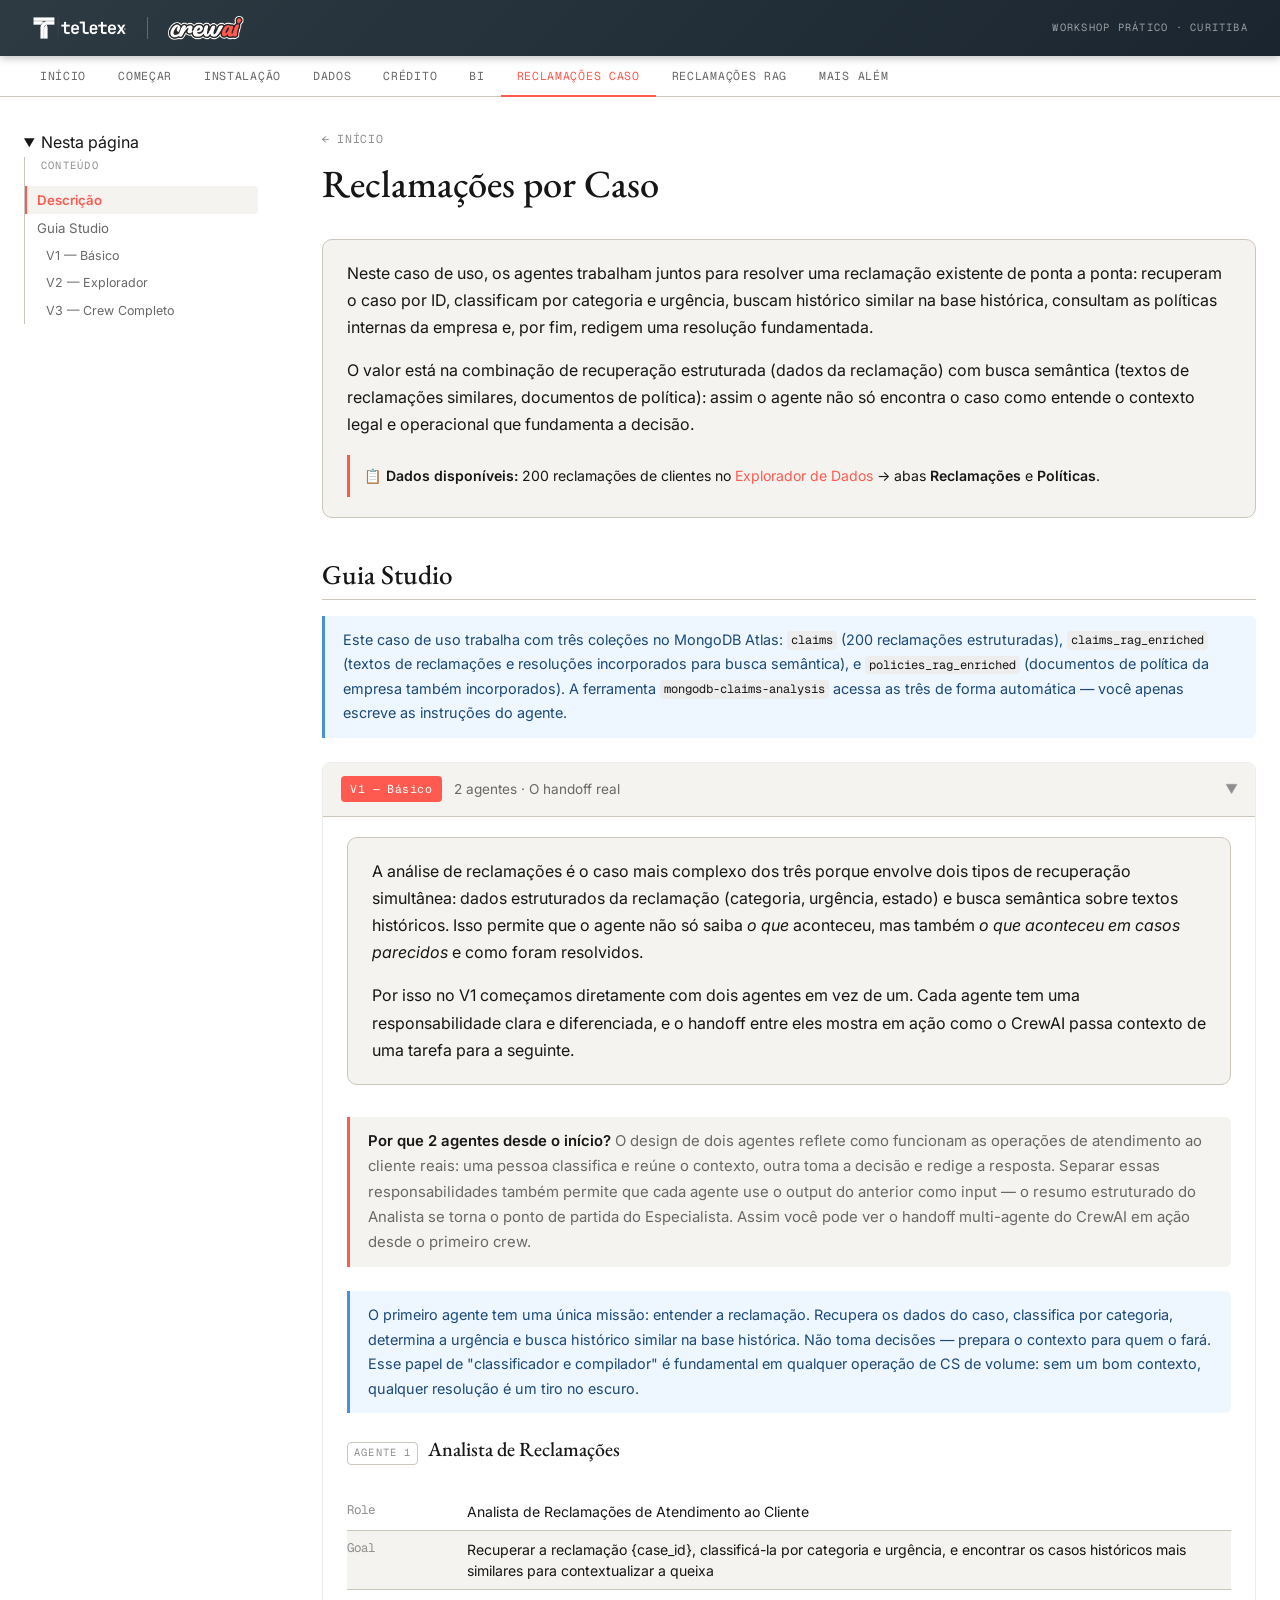
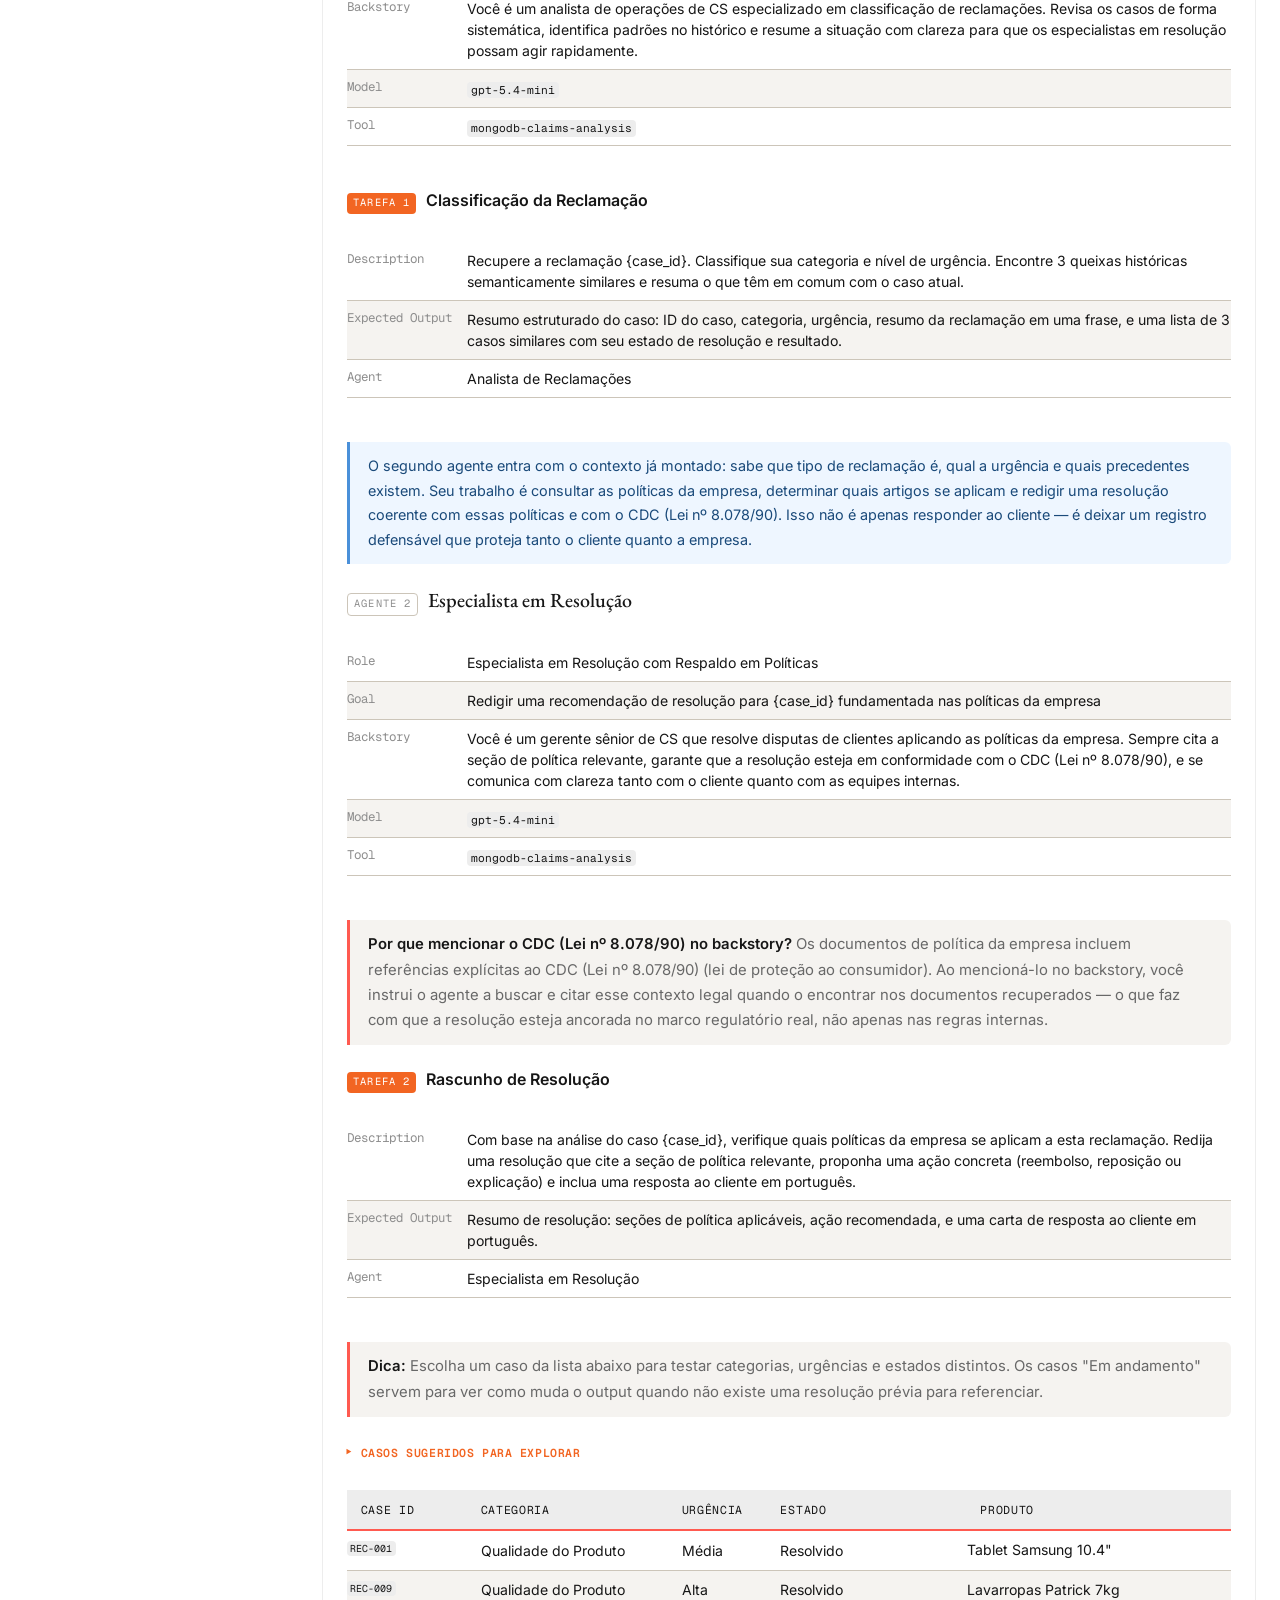
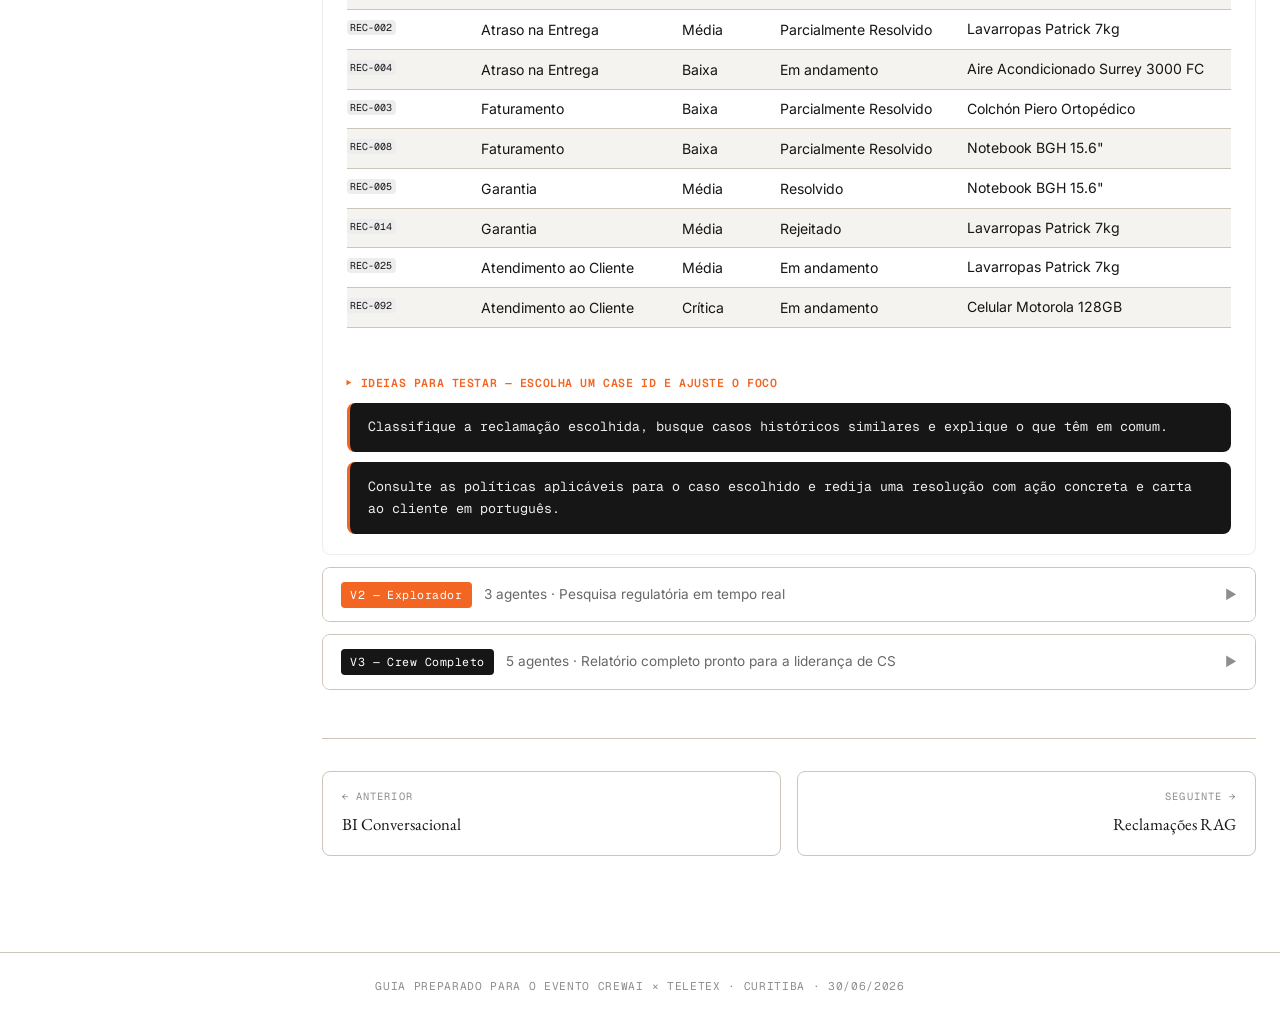
<file: caso-reclamos.html>
<!DOCTYPE html>
<html lang="pt-BR">
<head>
  <meta charset="UTF-8">
  <meta name="viewport" content="width=device-width, initial-scale=1.0">
  <title>Reclamações por Caso — CrewAI × Teletex</title>
  <link rel="stylesheet" href="css/style.css">
</head>
<body>

<header class="site-header">
  <div class="header-brand">
    <img src="assets/teletex-logo.png" alt="Teletex" class="partner-logo">
    <div class="header-divider"></div>
    <a href="index.html" class="crewai-logo-link"><img src="assets/crewai-logo.png" alt="CrewAI" class="crewai-logo-img"></a>
  </div>
  <span class="header-label">Workshop Prático · Curitiba</span>
</header>

<nav class="site-nav"><ul>
  <li><a href="index.html">Início</a></li>
  <li><a href="comenzar.html">Começar</a></li>
  <li><a href="instalacion.html">Instalação</a></li>
  <li><a href="explorador.html">Dados</a></li>
  <li><a href="caso-credito.html">Crédito</a></li>
  <li><a href="caso-bi.html">BI</a></li>
  <li><a href="caso-reclamos.html" class="active">Reclamações Caso</a></li>
  <li><a href="caso-reclamos-rag.html">Reclamações RAG</a></li>
  <li><a href="ir-mas-alla.html">Mais Além</a></li>
</ul></nav>

<div class="page-layout">

  <!-- Sidebar TOC -->
  <aside class="toc-sidebar">
    <details open>
      <summary>Nesta página</summary>
      <nav>
        <p class="toc-title">Conteúdo</p>
        <a href="#descripcion">Descrição</a>
        <a href="#studio">Guia Studio</a>
        <a href="#studio-v1" class="toc-h3">V1 — Básico</a>
        <a href="#studio-v2" class="toc-h3">V2 — Explorador</a>
        <a href="#studio-v3" class="toc-h3">V3 — Crew Completo</a>
      </nav>
    </details>
  </aside>

  <!-- Main content -->
  <main class="main-content">

    <div class="page-header">
      <div class="page-breadcrumb"><a href="index.html">← Início</a></div>
      <h1 id="descripcion">Reclamações por Caso</h1>
    </div>

    <div class="section-intro">
      <p>
        Neste caso de uso, os agentes trabalham juntos para resolver uma reclamação existente de ponta a ponta:
        recuperam o caso por ID, classificam por categoria e urgência, buscam histórico similar na base histórica,
        consultam as políticas internas da empresa e, por fim, redigem uma resolução fundamentada.
      </p>
      <p>
        O valor está na combinação de recuperação estruturada (dados da reclamação) com busca semântica
        (textos de reclamações similares, documentos de política): assim o agente não só encontra o caso
        como entende o contexto legal e operacional que fundamenta a decisão.
      </p>
      <div class="data-ref-box">📋 <strong>Dados disponíveis:</strong> 200 reclamações de clientes no <a href="explorador.html">Explorador de Dados</a> → abas <strong>Reclamações</strong> e <strong>Políticas</strong>.</div>
    </div>

    <!-- ═══════════════════════════════════════════════════════ -->
    <!-- STUDIO CONTENT                                         -->
    <!-- ═══════════════════════════════════════════════════════ -->

    <h2 id="studio">Guia Studio</h2>

    <div class="info-box">
      <p>
        Este caso de uso trabalha com três coleções no MongoDB Atlas: <code>claims</code> (200 reclamações
        estruturadas), <code>claims_rag_enriched</code> (textos de reclamações e resoluções incorporados para
        busca semântica), e <code>policies_rag_enriched</code> (documentos de política da empresa
        também incorporados). A ferramenta <code>mongodb-claims-analysis</code> acessa as três de forma
        automática — você apenas escreve as instruções do agente.
      </p>
    </div>

    <div class="versions-list">

      <!-- V1 — OPEN -->
      <details class="version-details" open id="studio-v1">
        <summary class="version-summary">
          <span class="version-badge v1">V1 — Básico</span>
          <span class="version-meta">2 agentes · O handoff real</span>
          <span class="version-arrow">▶</span>
        </summary>
        <div class="version-body">

          <div class="section-intro">
            <p>
              A análise de reclamações é o caso mais complexo dos três porque envolve dois tipos de
              recuperação simultânea: dados estruturados da reclamação (categoria, urgência, estado) e
              busca semântica sobre textos históricos. Isso permite que o agente não só saiba
              <em>o que</em> aconteceu, mas também <em>o que aconteceu em casos parecidos</em> e como foram resolvidos.
            </p>
            <p>
              Por isso no V1 começamos diretamente com dois agentes em vez de um. Cada agente tem uma
              responsabilidade clara e diferenciada, e o handoff entre eles mostra em ação como o CrewAI
              passa contexto de uma tarefa para a seguinte.
            </p>
          </div>

          <blockquote>
            <p>
              <strong>Por que 2 agentes desde o início?</strong> O design de dois agentes reflete como
              funcionam as operações de atendimento ao cliente reais: uma pessoa classifica e reúne o
              contexto, outra toma a decisão e redige a resposta. Separar essas responsabilidades
              também permite que cada agente use o output do anterior como input — o resumo estruturado
              do Analista se torna o ponto de partida do Especialista. Assim você pode ver o handoff
              multi-agente do CrewAI em ação desde o primeiro crew.
            </p>
          </blockquote>

          <!-- Agent 1 -->
          <div class="info-box">
            <p>
              O primeiro agente tem uma única missão: entender a reclamação. Recupera os dados do caso,
              classifica por categoria, determina a urgência e busca histórico similar na base histórica.
              Não toma decisões — prepara o contexto para quem o fará. Esse papel de "classificador e
              compilador" é fundamental em qualquer operação de CS de volume: sem um bom contexto,
              qualquer resolução é um tiro no escuro.
            </p>
          </div>

          <div class="agent-header">
            <span class="agent-label">Agente 1</span>
            <h3 id="v1-agente1" style="margin:0;">Analista de Reclamações</h3>
          </div>

          <div class="table-wrap">
            <table class="field-table">
              <tbody>
                <tr>
                  <td>Role</td>
                  <td>Analista de Reclamações de Atendimento ao Cliente</td>
                </tr>
                <tr>
                  <td>Goal</td>
                  <td>Recuperar a reclamação {case_id}, classificá-la por categoria e urgência, e encontrar os casos históricos mais similares para contextualizar a queixa</td>
                </tr>
                <tr>
                  <td>Backstory</td>
                  <td>Você é um analista de operações de CS especializado em classificação de reclamações. Revisa os casos de forma sistemática, identifica padrões no histórico e resume a situação com clareza para que os especialistas em resolução possam agir rapidamente.</td>
                </tr>
                <tr>
                  <td>Model</td>
                  <td><code>gpt-5.4-mini</code></td>
                </tr>
                <tr>
                  <td>Tool</td>
                  <td><code>mongodb-claims-analysis</code></td>
                </tr>
              </tbody>
            </table>
          </div>

          <!-- Task 1 -->
          <div class="task-header">
            <span class="task-label">Tarefa 1</span>
            <h4 style="margin:0;">Classificação da Reclamação</h4>
          </div>

          <div class="table-wrap">
            <table class="field-table">
              <tbody>
                <tr>
                  <td>Description</td>
                  <td>Recupere a reclamação {case_id}. Classifique sua categoria e nível de urgência. Encontre 3 queixas históricas semanticamente similares e resuma o que têm em comum com o caso atual.</td>
                </tr>
                <tr>
                  <td>Expected Output</td>
                  <td>Resumo estruturado do caso: ID do caso, categoria, urgência, resumo da reclamação em uma frase, e uma lista de 3 casos similares com seu estado de resolução e resultado.</td>
                </tr>
                <tr>
                  <td>Agent</td>
                  <td>Analista de Reclamações</td>
                </tr>
              </tbody>
            </table>
          </div>

          <!-- Agent 2 -->
          <div class="info-box">
            <p>
              O segundo agente entra com o contexto já montado: sabe que tipo de reclamação é, qual a urgência
              e quais precedentes existem. Seu trabalho é consultar as políticas da empresa,
              determinar quais artigos se aplicam e redigir uma resolução coerente com essas políticas
              e com o CDC (Lei nº 8.078/90). Isso não é apenas responder ao cliente — é deixar um registro
              defensável que proteja tanto o cliente quanto a empresa.
            </p>
          </div>

          <div class="agent-header">
            <span class="agent-label">Agente 2</span>
            <h3 id="v1-agente2" style="margin:0;">Especialista em Resolução</h3>
          </div>

          <div class="table-wrap">
            <table class="field-table">
              <tbody>
                <tr>
                  <td>Role</td>
                  <td>Especialista em Resolução com Respaldo em Políticas</td>
                </tr>
                <tr>
                  <td>Goal</td>
                  <td>Redigir uma recomendação de resolução para {case_id} fundamentada nas políticas da empresa</td>
                </tr>
                <tr>
                  <td>Backstory</td>
                  <td>Você é um gerente sênior de CS que resolve disputas de clientes aplicando as políticas da empresa. Sempre cita a seção de política relevante, garante que a resolução esteja em conformidade com o CDC (Lei nº 8.078/90), e se comunica com clareza tanto com o cliente quanto com as equipes internas.</td>
                </tr>
                <tr>
                  <td>Model</td>
                  <td><code>gpt-5.4-mini</code></td>
                </tr>
                <tr>
                  <td>Tool</td>
                  <td><code>mongodb-claims-analysis</code></td>
                </tr>
              </tbody>
            </table>
          </div>

          <blockquote>
            <p>
              <strong>Por que mencionar o CDC (Lei nº 8.078/90) no backstory?</strong> Os documentos de política
              da empresa incluem referências explícitas ao CDC (Lei nº 8.078/90) (lei de proteção ao consumidor).
              Ao mencioná-lo no backstory, você instrui o agente a buscar e citar esse contexto legal quando
              o encontrar nos documentos recuperados — o que faz com que a resolução esteja ancorada no
              marco regulatório real, não apenas nas regras internas.
            </p>
          </blockquote>

          <!-- Task 2 -->
          <div class="task-header">
            <span class="task-label">Tarefa 2</span>
            <h4 style="margin:0;">Rascunho de Resolução</h4>
          </div>

          <div class="table-wrap">
            <table class="field-table">
              <tbody>
                <tr>
                  <td>Description</td>
                  <td>Com base na análise do caso {case_id}, verifique quais políticas da empresa se aplicam a esta reclamação. Redija uma resolução que cite a seção de política relevante, proponha uma ação concreta (reembolso, reposição ou explicação) e inclua uma resposta ao cliente em português.</td>
                </tr>
                <tr>
                  <td>Expected Output</td>
                  <td>Resumo de resolução: seções de política aplicáveis, ação recomendada, e uma carta de resposta ao cliente em português.</td>
                </tr>
                <tr>
                  <td>Agent</td>
                  <td>Especialista em Resolução</td>
                </tr>
              </tbody>
            </table>
          </div>

          <blockquote>
            <p>
              <strong>Dica:</strong> Escolha um caso da lista abaixo para testar categorias, urgências e estados distintos.
              Os casos "Em andamento" servem para ver como muda o output quando não existe uma resolução prévia para referenciar.
            </p>
          </blockquote>

          <p class="prompt-group-label">Casos sugeridos para explorar</p>
          <div class="table-wrap">
            <table class="field-table">
              <thead>
                <tr><th>Case ID</th><th>Categoria</th><th>Urgência</th><th>Estado</th><th>Produto</th></tr>
              </thead>
              <tbody>
                <tr><td><code>REC-001</code></td><td>Qualidade do Produto</td><td>Média</td><td>Resolvido</td><td>Tablet Samsung 10.4"</td></tr>
                <tr><td><code>REC-009</code></td><td>Qualidade do Produto</td><td>Alta</td><td>Resolvido</td><td>Lavarropas Patrick 7kg</td></tr>
                <tr><td><code>REC-002</code></td><td>Atraso na Entrega</td><td>Média</td><td>Parcialmente Resolvido</td><td>Lavarropas Patrick 7kg</td></tr>
                <tr><td><code>REC-004</code></td><td>Atraso na Entrega</td><td>Baixa</td><td>Em andamento</td><td>Aire Acondicionado Surrey 3000 FC</td></tr>
                <tr><td><code>REC-003</code></td><td>Faturamento</td><td>Baixa</td><td>Parcialmente Resolvido</td><td>Colchón Piero Ortopédico</td></tr>
                <tr><td><code>REC-008</code></td><td>Faturamento</td><td>Baixa</td><td>Parcialmente Resolvido</td><td>Notebook BGH 15.6"</td></tr>
                <tr><td><code>REC-005</code></td><td>Garantia</td><td>Média</td><td>Resolvido</td><td>Notebook BGH 15.6"</td></tr>
                <tr><td><code>REC-014</code></td><td>Garantia</td><td>Média</td><td>Rejeitado</td><td>Lavarropas Patrick 7kg</td></tr>
                <tr><td><code>REC-025</code></td><td>Atendimento ao Cliente</td><td>Média</td><td>Em andamento</td><td>Lavarropas Patrick 7kg</td></tr>
                <tr><td><code>REC-092</code></td><td>Atendimento ao Cliente</td><td>Crítica</td><td>Em andamento</td><td>Celular Motorola 128GB</td></tr>
              </tbody>
            </table>
          </div>

          <p class="prompt-group-label">Ideias para testar — escolha um case ID e ajuste o foco</p>
          <div class="prompt-example">
            Classifique a reclamação escolhida, busque casos históricos similares e explique o que têm em comum.
          </div>
          <div class="prompt-example">
            Consulte as políticas aplicáveis para o caso escolhido e redija uma resolução com ação concreta e carta ao cliente em português.
          </div>

        </div>
      </details>

      <!-- V2 — CLOSED -->
      <details class="version-details" id="studio-v2">
        <summary class="version-summary">
          <span class="version-badge v2">V2 — Explorador</span>
          <span class="version-meta">3 agentes · Pesquisa regulatória em tempo real</span>
          <span class="version-arrow">▶</span>
        </summary>
        <div class="version-body">

          <div class="section-intro">
            <p>
              As políticas internas cobrem as regras da empresa — mas o contexto regulatório muda.
              Decisões do PROCON, atualizações do CDC (Lei nº 8.078/90), resoluções de organismos de proteção
              do consumidor: tudo isso pode afetar como uma reclamação deve ser resolvida, especialmente se for
              de alta urgência ou alto valor econômico.
            </p>
            <p>
              No V2 adicionamos um terceiro agente que busca esse contexto em tempo real usando
              <code>firecrawl</code>. Assim o crew passa de trabalhar apenas com dados internos a combinar
              inteligência interna com informação regulatória atualizada — um salto qualitativo importante
              para casos onde a conformidade legal é crítica.
            </p>
          </div>

          <p>Adicione este agente e tarefa sobre a base do V1.</p>

          <!-- Agent 3 -->
          <div class="info-box">
            <p>
              Este agente atua como o advogado da equipe: rastreia as normas vigentes e as decisões
              recentes para garantir que a resolução não seja apenas coerente com as políticas
              internas, mas também com o que a lei exige. Usa <code>firecrawl</code> para navegar
              fontes regulatórias em tempo real — algo que a base de dados interna não consegue fazer.
            </p>
          </div>

          <div class="agent-header">
            <span class="agent-label">Agente 3</span>
            <h3 id="v2-agente3" style="margin:0;">Analista Regulatório</h3>
          </div>

          <div class="table-wrap">
            <table class="field-table">
              <tbody>
                <tr>
                  <td>Role</td>
                  <td>Analista Regulatório de Direitos do Consumidor</td>
                </tr>
                <tr>
                  <td>Goal</td>
                  <td>Pesquisar as normas brasileiras vigentes de proteção ao consumidor e as decisões recentes relevantes para a reclamação {case_id}</td>
                </tr>
                <tr>
                  <td>Backstory</td>
                  <td>Você acompanha de perto o CDC (Lei nº 8.078/90), as decisões do PROCON e as atualizações regulatórias. Identifica quando as políticas da empresa devem se alinhar com os requisitos legais e aponta qualquer risco de não conformidade nas resoluções propostas.</td>
                </tr>
                <tr>
                  <td>Model</td>
                  <td><code>gpt-5.4-mini</code></td>
                </tr>
                <tr>
                  <td>Tool</td>
                  <td><code>firecrawl</code></td>
                </tr>
              </tbody>
            </table>
          </div>

          <blockquote>
            <p>
              <strong>Por que este agente?</strong> Os documentos de política internos cobrem as regras
              da empresa. Este agente cobre o panorama legal externo: pode recuperar decisões recentes
              do PROCON ou mudanças regulatórias que afetam como uma reclamação deve ser resolvida. Especialmente
              útil para casos de alta urgência ou alto valor econômico.
            </p>
          </blockquote>

          <!-- Task 3 -->
          <div class="task-header">
            <span class="task-label">Tarefa 3</span>
            <h4 style="margin:0;">Pesquisa Regulatória</h4>
          </div>

          <div class="table-wrap">
            <table class="field-table">
              <tbody>
                <tr>
                  <td>Description</td>
                  <td>Pesquise as normas brasileiras vigentes de proteção ao consumidor relevantes para a reclamação {case_id} e a categoria identificada na Tarefa 1. Identifique 2 ou 3 requisitos legais-chave que a resolução da empresa deve cumprir sob o CDC (Lei nº 8.078/90) ou decisões recentes do PROCON.</td>
                </tr>
                <tr>
                  <td>Expected Output</td>
                  <td>Resumo de contexto legal: 2 ou 3 requisitos regulatórios específicos com sua fonte (artigo ou decisão), e uma lista de verificação de conformidade para a resolução.</td>
                </tr>
                <tr>
                  <td>Agent</td>
                  <td>Analista Regulatório</td>
                </tr>
              </tbody>
            </table>
          </div>

          <blockquote>
            <p>
              <strong>Nota para a Tarefa 2:</strong> Atualize a descrição da Tarefa de Rascunho de
              Resolução adicionando: <em>"Incorpore também os requisitos regulatórios identificados na
              pesquisa anterior."</em> Isso garante que o Especialista em Resolução use o contexto
              dos três agentes.
            </p>
          </blockquote>

          <p class="prompt-group-label">Ideias para testar — escolha um case ID e ajuste o foco</p>
          <div class="prompt-example">
            Pesquise o contexto regulatório para a categoria do caso escolhido e indique quais requisitos a resolução deve cumprir.
          </div>
          <div class="prompt-example">
            Compare a resolução proposta do caso escolhido com as políticas internas e o CDC (Lei nº 8.078/90).
          </div>

        </div>
      </details>

      <!-- V3 — CLOSED -->
      <details class="version-details" id="studio-v3">
        <summary class="version-summary">
          <span class="version-badge v3">V3 — Crew Completo</span>
          <span class="version-meta">5 agentes · Relatório completo pronto para a liderança de CS</span>
          <span class="version-arrow">▶</span>
        </summary>
        <div class="version-body">

          <div class="section-intro">
            <p>
              Uma reclamação resolvida é uma coisa. Mas se dez clientes reportam o mesmo problema com o
              mesmo produto, isso já não é um caso individual — é um sinal de algo sistêmico. O V3
              adiciona dois agentes que elevam a análise ao nível de operações: um que detecta padrões
              e determina se é necessário escalar além da equipe de CS, e outro que compila tudo em um
              relatório executivo pronto para a liderança.
            </p>
            <p>
              Este é o crew que você poderia apresentar a um diretor de experiência do cliente: completo,
              estruturado e com uma recomendação de ação clara em cada seção.
            </p>
          </div>

          <p>Adicione estes dois agentes e tarefas sobre a base do V2.</p>

          <!-- Agent 4 -->
          <div class="info-box">
            <p>
              A diferença entre resolver uma reclamação e melhorar um processo está em detectar o padrão.
              Este agente observa o panorama completo: usa os casos similares encontrados no V1 para
              determinar se a reclamação é um evento isolado ou a manifestação de um problema maior em
              um produto ou processo. Seu output define se é necessário escalar ou não.
            </p>
          </div>

          <div class="agent-header">
            <span class="agent-label">Agente 4</span>
            <h3 id="v3-agente4" style="margin:0;">Analista de Padrões de Reclamações</h3>
          </div>

          <div class="table-wrap">
            <table class="field-table">
              <tbody>
                <tr>
                  <td>Role</td>
                  <td>Analista de Inteligência de Reclamações</td>
                </tr>
                <tr>
                  <td>Goal</td>
                  <td>Analisar o padrão mais amplo de reclamações similares a {case_id} para determinar se é um incidente isolado ou um problema sistêmico de produto ou processo</td>
                </tr>
                <tr>
                  <td>Backstory</td>
                  <td>Você vai além das reclamações individuais para encontrar padrões sistêmicos. Quando múltiplos clientes reportam o mesmo problema, você escala como uma falha de produto ou processo — não apenas como uma questão de atendimento ao cliente. Sua análise viabiliza soluções proativas, não apenas respostas reativas.</td>
                </tr>
                <tr>
                  <td>Model</td>
                  <td><code>gpt-5.4-mini</code></td>
                </tr>
                <tr>
                  <td>Tool</td>
                  <td><code>mongodb-claims-analysis</code></td>
                </tr>
              </tbody>
            </table>
          </div>

          <!-- Task 4 -->
          <div class="task-header">
            <span class="task-label">Tarefa 4</span>
            <h4 style="margin:0;">Análise de Padrões</h4>
          </div>

          <div class="table-wrap">
            <table class="field-table">
              <tbody>
                <tr>
                  <td>Description</td>
                  <td>Usando os casos similares encontrados para {case_id} na Tarefa 1, determine se este tipo de reclamação representa um padrão recorrente. Estime a frequência, identifique qualquer produto ou serviço em comum, e recomende um nível de escalamento (nível de caso, nível de equipe, ou escalamento de produto/processo).</td>
                </tr>
                <tr>
                  <td>Expected Output</td>
                  <td>Resumo de padrão: avaliação do padrão (isolado vs. sistêmico), estimativa de frequência, produto ou serviço envolvido em comum, e recomendação de escalamento.</td>
                </tr>
                <tr>
                  <td>Agent</td>
                  <td>Analista de Padrões de Reclamações</td>
                </tr>
              </tbody>
            </table>
          </div>

          <!-- Agent 5 -->
          <div class="info-box">
            <p>
              O quinto agente é o narrador: não acessa novas fontes de dados, mas integra tudo
              o que produziram os quatro agentes anteriores em um relatório executivo coerente. Esse papel
              existe porque sintetizar bem é uma habilidade distinta de analisar bem — e em um crew de
              múltiplos agentes, sempre é útil ter um agente dedicado à redação final.
            </p>
          </div>

          <div class="agent-header">
            <span class="agent-label">Agente 5</span>
            <h3 id="v3-agente5" style="margin:0;">Autor do Relatório de Resolução</h3>
          </div>

          <div class="table-wrap">
            <table class="field-table">
              <tbody>
                <tr>
                  <td>Role</td>
                  <td>Autor Sênior de Relatórios de Experiência do Cliente</td>
                </tr>
                <tr>
                  <td>Goal</td>
                  <td>Produzir um relatório completo de resolução do caso {case_id} para {report_audience} que seja conciso, defensável e pronto para a ação</td>
                </tr>
                <tr>
                  <td>Backstory</td>
                  <td>Você redige relatórios de resolução de casos para a liderança sênior de CS. Seus documentos cobrem o resumo do caso, a análise de padrões, o contexto legal, a justificativa da resolução e a comunicação ao cliente. São estruturados, profissionais e projetados para revisão rápida.</td>
                </tr>
                <tr>
                  <td>Model</td>
                  <td><code>gpt-5.4-mini</code></td>
                </tr>
                <tr>
                  <td>Tool</td>
                  <td><em>Nenhuma — compila a partir dos agentes anteriores</em></td>
                </tr>
              </tbody>
            </table>
          </div>

          <!-- Task 5 -->
          <div class="task-header">
            <span class="task-label">Tarefa 5</span>
            <h4 style="margin:0;">Relatório Completo de Resolução</h4>
          </div>

          <div class="table-wrap">
            <table class="field-table">
              <tbody>
                <tr>
                  <td>Description</td>
                  <td>Compile um relatório completo de resolução do caso {case_id} para {report_audience} incorporando: classificação do caso e resumo da reclamação, análise de padrões de casos similares, requisitos regulatórios, decisão de resolução e sua justificativa, e a resposta ao cliente em português.</td>
                </tr>
                <tr>
                  <td>Expected Output</td>
                  <td>Expediente completo do caso: resumo executivo (3 frases), detalhes do caso, avaliação de padrão, contexto regulatório, decisão de resolução, e carta de resposta ao cliente em português.</td>
                </tr>
                <tr>
                  <td>Agent</td>
                  <td>Autor do Relatório de Resolução</td>
                </tr>
              </tbody>
            </table>
          </div>

          <p class="prompt-group-label">Ideias para testar — escolha um case ID e ajuste a audiência</p>
          <div class="prompt-example">
            Peça um relatório para a liderança de CS que indique se o caso escolhido revela um padrão sistêmico ou um incidente isolado.
          </div>
          <div class="prompt-example">
            Peça uma versão executiva, legal ou operacional do relatório final, incluindo contexto regulatório e carta ao cliente.
          </div>

        </div>
      </details>

    </div><!-- /versions-list -->

    <!-- Prev/Next -->
    <div class="page-nav">
      <a href="caso-bi.html" class="page-nav-card">
        <span class="nav-direction">← Anterior</span>
        <span class="nav-title">BI Conversacional</span>
      </a>
      <a href="caso-reclamos-rag.html" class="page-nav-card next">
        <span class="nav-direction">Seguinte →</span>
        <span class="nav-title">Reclamações RAG</span>
      </a>
    </div>

  </main>
</div>

<footer class="site-footer">
  <p>Guia preparado para o evento CrewAI × Teletex · Curitiba · 30/06/2026</p>
</footer>

<button id="back-to-top" title="Voltar ao topo">↑</button>

<script>
  const btn = document.getElementById('back-to-top');
  const tocLinks = Array.from(document.querySelectorAll('.toc-sidebar nav a'));
  // Resolve each TOC link to its target element (works for h1, h2 and <details> wrappers alike).
  const targets = tocLinks
    .map(a => { const el = document.getElementById(a.getAttribute('href').slice(1)); return el ? {link: a, el} : null; })
    .filter(Boolean);

  function syncScroll() {
    btn.classList.toggle('visible', window.scrollY > 400);
    if (!targets.length) return;
    const line = window.innerHeight * 0.28;            // activation line, ~28% down the viewport
    const atBottom = window.innerHeight + window.scrollY >= document.documentElement.scrollHeight - 2;
    let activeIdx = 0;                                 // default to the first section at the top of the page
    targets.forEach((t, i) => { if (t.el.getBoundingClientRect().top <= line) activeIdx = i; });
    if (atBottom) activeIdx = targets.length - 1;      // snap to the last section at the bottom of the page
    targets.forEach((t, i) => t.link.classList.toggle('active', i === activeIdx));
  }

  let ticking = false;
  window.addEventListener('scroll', () => {
    if (!ticking) { requestAnimationFrame(() => { syncScroll(); ticking = false; }); ticking = true; }
  });
  btn.addEventListener('click', () => window.scrollTo({top: 0, behavior: 'smooth'}));
  syncScroll();
</script>

</body>
</html>
</file>
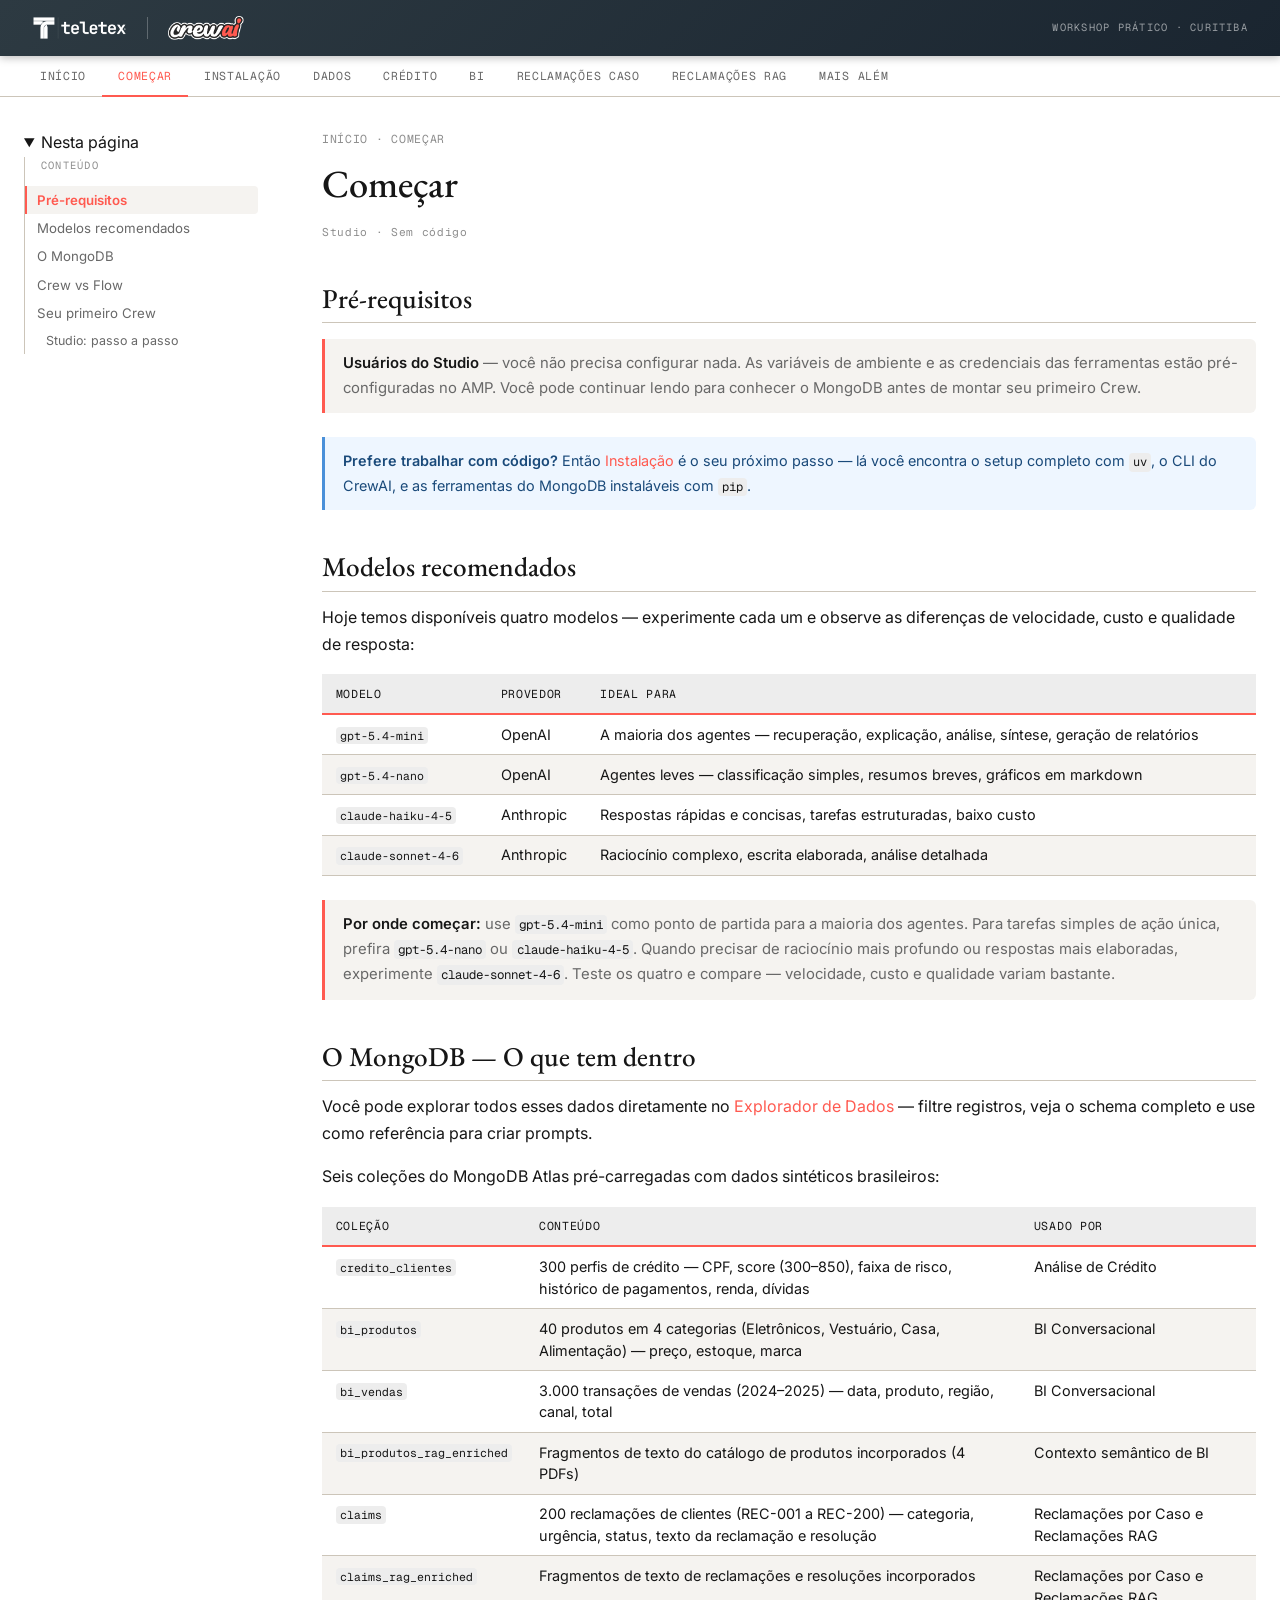
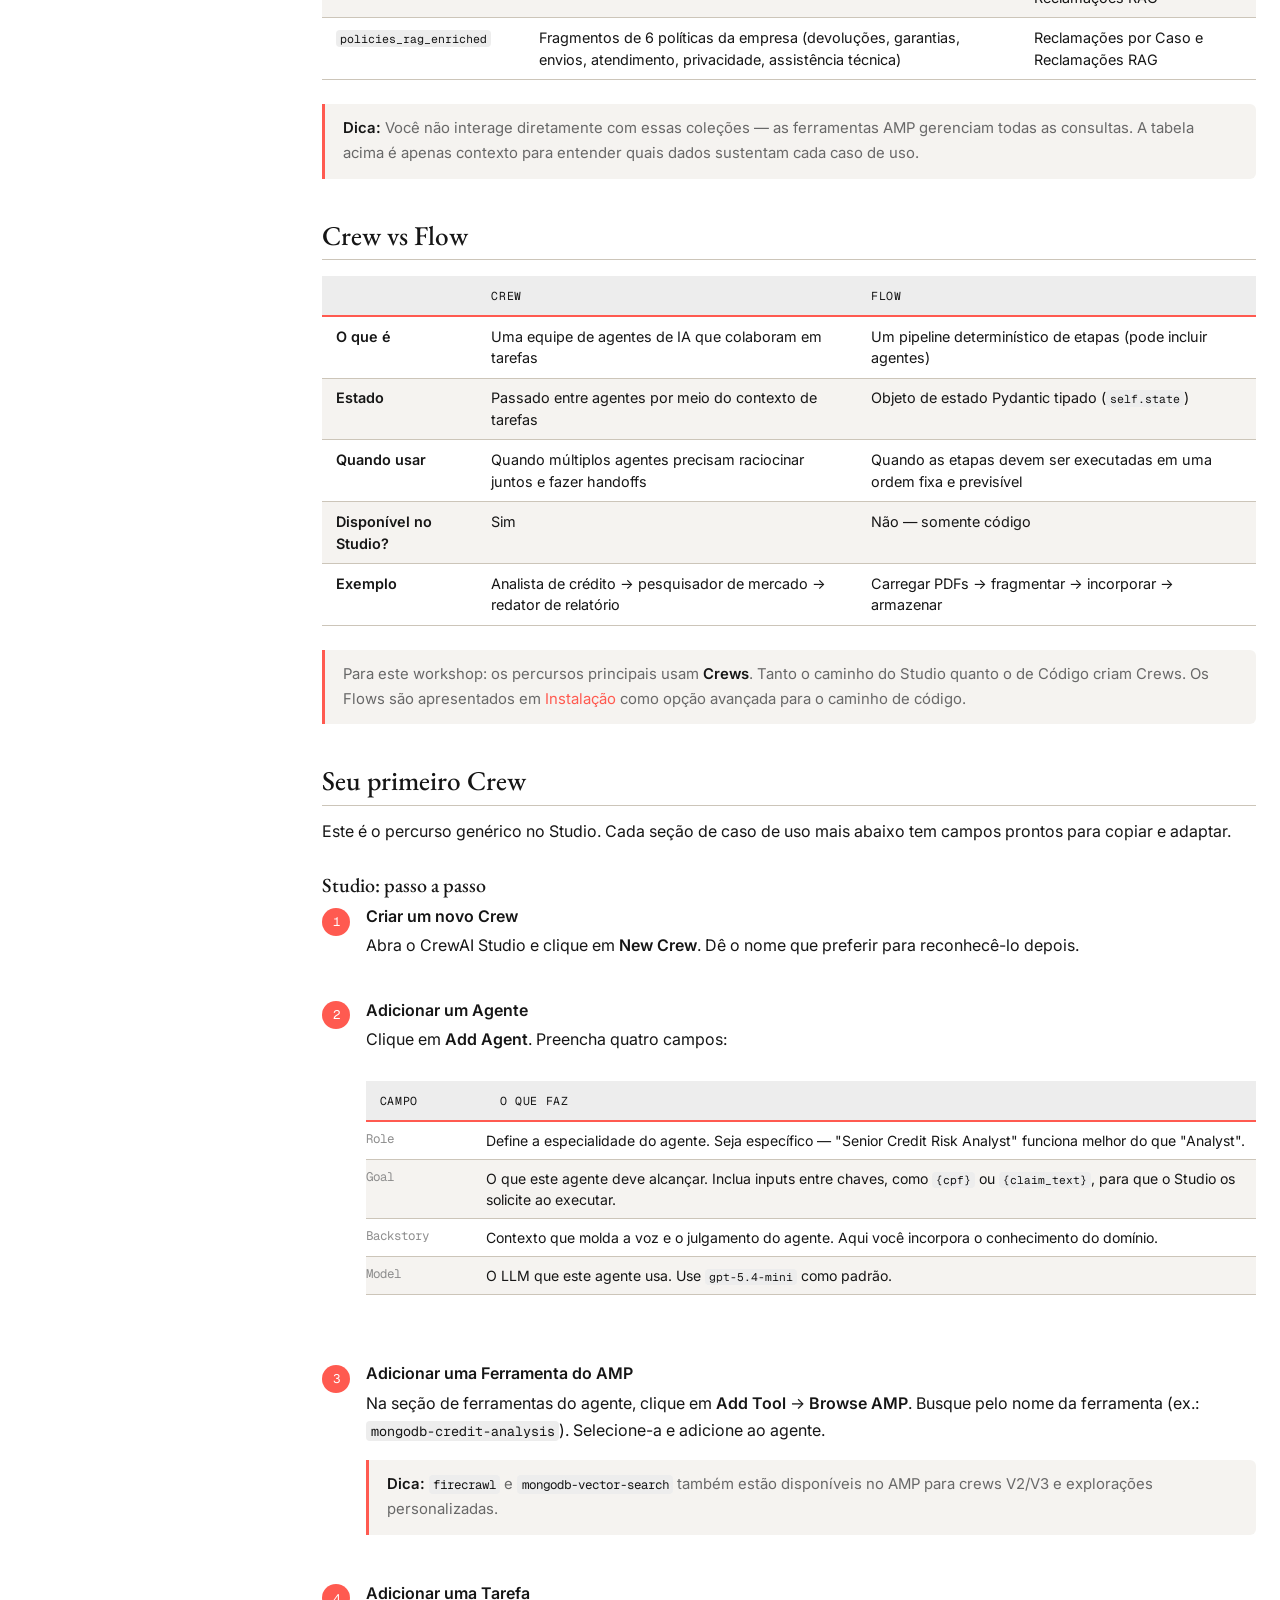
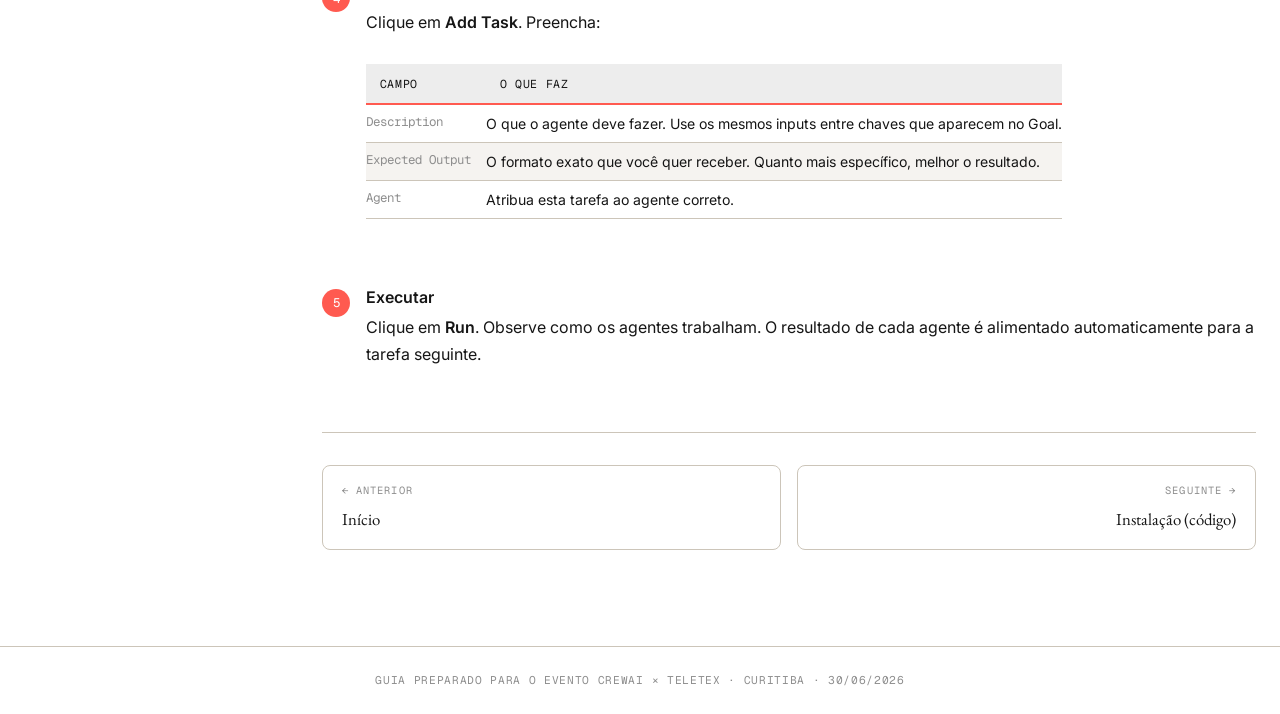
<file: comenzar.html>
<!DOCTYPE html>
<html lang="pt-BR">
<head>
  <meta charset="UTF-8">
  <meta name="viewport" content="width=device-width, initial-scale=1.0">
  <title>Começar — CrewAI × Teletex</title>
  <link rel="stylesheet" href="css/style.css">
</head>
<body>

<header class="site-header">
  <div class="header-brand">
    <img src="assets/teletex-logo.png" alt="Teletex" class="partner-logo">
    <div class="header-divider"></div>
    <a href="index.html" class="crewai-logo-link"><img src="assets/crewai-logo.png" alt="CrewAI" class="crewai-logo-img"></a>
  </div>
  <span class="header-label">Workshop Prático · Curitiba</span>
</header>

<nav class="site-nav"><ul>
  <li><a href="index.html">Início</a></li>
  <li><a href="comenzar.html" class="active">Começar</a></li>
  <li><a href="instalacion.html">Instalação</a></li>
  <li><a href="explorador.html">Dados</a></li>
  <li><a href="caso-credito.html">Crédito</a></li>
  <li><a href="caso-bi.html">BI</a></li>
  <li><a href="caso-reclamos.html">Reclamações Caso</a></li>
  <li><a href="caso-reclamos-rag.html">Reclamações RAG</a></li>
  <li><a href="ir-mas-alla.html">Mais Além</a></li>
</ul></nav>

<div class="page-layout">
  <aside class="toc-sidebar">
    <details open>
      <summary>Nesta página</summary>
      <nav>
        <p class="toc-title">Conteúdo</p>
        <a href="#prerequisitos">Pré-requisitos</a>
        <a href="#modelos">Modelos recomendados</a>
        <a href="#mongodb">O MongoDB</a>
        <a href="#crew-vs-flow">Crew vs Flow</a>
        <a href="#primer-crew">Seu primeiro Crew</a>
        <a href="#studio-primer" class="toc-h3">Studio: passo a passo</a>
      </nav>
    </details>
  </aside>

  <main class="main-content">

    <div class="page-header">
      <div class="page-breadcrumb"><a href="index.html">Início</a> · Começar</div>
      <h1>Começar</h1>
      <div class="page-meta">
        <span class="meta-pill">Studio · Sem código</span>
      </div>
    </div>

    <!-- ── Pré-requisitos ─────────────────────────────────── -->
    <h2 id="prerequisitos">Pré-requisitos</h2>

    <blockquote>
      <p><strong>Usuários do Studio</strong> — você não precisa configurar nada. As variáveis de ambiente e as credenciais das ferramentas estão pré-configuradas no AMP. Você pode continuar lendo para conhecer o MongoDB antes de montar seu primeiro Crew.</p>
    </blockquote>

    <div class="info-box">
      <p><strong>Prefere trabalhar com código?</strong> Então <a href="instalacion.html">Instalação</a> é o seu próximo passo — lá você encontra o setup completo com <code>uv</code>, o CLI do CrewAI, e as ferramentas do MongoDB instaláveis com <code>pip</code>.</p>
    </div>

    <!-- ── Modelos recomendados ──────────────────────────── -->
    <h2 id="modelos">Modelos recomendados</h2>
    <p>Hoje temos disponíveis quatro modelos — experimente cada um e observe as diferenças de velocidade, custo e qualidade de resposta:</p>
    <div class="table-wrap">
      <table>
        <thead>
          <tr><th>Modelo</th><th>Provedor</th><th>Ideal para</th></tr>
        </thead>
        <tbody>
          <tr>
            <td><code>gpt-5.4-mini</code></td>
            <td>OpenAI</td>
            <td>A maioria dos agentes — recuperação, explicação, análise, síntese, geração de relatórios</td>
          </tr>
          <tr>
            <td><code>gpt-5.4-nano</code></td>
            <td>OpenAI</td>
            <td>Agentes leves — classificação simples, resumos breves, gráficos em markdown</td>
          </tr>
          <tr>
            <td><code>claude-haiku-4-5</code></td>
            <td>Anthropic</td>
            <td>Respostas rápidas e concisas, tarefas estruturadas, baixo custo</td>
          </tr>
          <tr>
            <td><code>claude-sonnet-4-6</code></td>
            <td>Anthropic</td>
            <td>Raciocínio complexo, escrita elaborada, análise detalhada</td>
          </tr>
        </tbody>
      </table>
    </div>
    <blockquote>
      <p><strong>Por onde começar:</strong> use <code>gpt-5.4-mini</code> como ponto de partida para a maioria dos agentes. Para tarefas simples de ação única, prefira <code>gpt-5.4-nano</code> ou <code>claude-haiku-4-5</code>. Quando precisar de raciocínio mais profundo ou respostas mais elaboradas, experimente <code>claude-sonnet-4-6</code>. Teste os quatro e compare — velocidade, custo e qualidade variam bastante.</p>
    </blockquote>

    <!-- ── MongoDB ────────────────────────────────── -->
    <h2 id="mongodb">O MongoDB — O que tem dentro</h2>
    <p>Você pode explorar todos esses dados diretamente no <a href="explorador.html">Explorador de Dados</a> — filtre registros, veja o schema completo e use como referência para criar prompts.</p>
    <p>Seis coleções do MongoDB Atlas pré-carregadas com dados sintéticos brasileiros:</p>
    <div class="table-wrap">
      <table>
        <thead>
          <tr><th>Coleção</th><th>Conteúdo</th><th>Usado por</th></tr>
        </thead>
        <tbody>
          <tr>
            <td><code>credito_clientes</code></td>
            <td>300 perfis de crédito — CPF, score (300–850), faixa de risco, histórico de pagamentos, renda, dívidas</td>
            <td>Análise de Crédito</td>
          </tr>
          <tr>
            <td><code>bi_produtos</code></td>
            <td>40 produtos em 4 categorias (Eletrônicos, Vestuário, Casa, Alimentação) — preço, estoque, marca</td>
            <td>BI Conversacional</td>
          </tr>
          <tr>
            <td><code>bi_vendas</code></td>
            <td>3.000 transações de vendas (2024–2025) — data, produto, região, canal, total</td>
            <td>BI Conversacional</td>
          </tr>
          <tr>
            <td><code>bi_produtos_rag_enriched</code></td>
            <td>Fragmentos de texto do catálogo de produtos incorporados (4 PDFs)</td>
            <td>Contexto semântico de BI</td>
          </tr>
          <tr>
            <td><code>claims</code></td>
            <td>200 reclamações de clientes (REC-001 a REC-200) — categoria, urgência, status, texto da reclamação e resolução</td>
            <td>Reclamações por Caso e Reclamações RAG</td>
          </tr>
          <tr>
            <td><code>claims_rag_enriched</code></td>
            <td>Fragmentos de texto de reclamações e resoluções incorporados</td>
            <td>Reclamações por Caso e Reclamações RAG</td>
          </tr>
          <tr>
            <td><code>policies_rag_enriched</code></td>
            <td>Fragmentos de 6 políticas da empresa (devoluções, garantias, envios, atendimento, privacidade, assistência técnica)</td>
            <td>Reclamações por Caso e Reclamações RAG</td>
          </tr>
        </tbody>
      </table>
    </div>
    <blockquote>
      <p><strong>Dica:</strong> Você não interage diretamente com essas coleções — as ferramentas AMP gerenciam todas as consultas. A tabela acima é apenas contexto para entender quais dados sustentam cada caso de uso.</p>
    </blockquote>

    <!-- ── Crew vs Flow ──────────────────────────────────── -->
    <h2 id="crew-vs-flow">Crew vs Flow</h2>
    <div class="table-wrap">
      <table>
        <thead>
          <tr><th></th><th>Crew</th><th>Flow</th></tr>
        </thead>
        <tbody>
          <tr>
            <td><strong>O que é</strong></td>
            <td>Uma equipe de agentes de IA que colaboram em tarefas</td>
            <td>Um pipeline determinístico de etapas (pode incluir agentes)</td>
          </tr>
          <tr>
            <td><strong>Estado</strong></td>
            <td>Passado entre agentes por meio do contexto de tarefas</td>
            <td>Objeto de estado Pydantic tipado (<code>self.state</code>)</td>
          </tr>
          <tr>
            <td><strong>Quando usar</strong></td>
            <td>Quando múltiplos agentes precisam raciocinar juntos e fazer handoffs</td>
            <td>Quando as etapas devem ser executadas em uma ordem fixa e previsível</td>
          </tr>
          <tr>
            <td><strong>Disponível no Studio?</strong></td>
            <td>Sim</td>
            <td>Não — somente código</td>
          </tr>
          <tr>
            <td><strong>Exemplo</strong></td>
            <td>Analista de crédito → pesquisador de mercado → redator de relatório</td>
            <td>Carregar PDFs → fragmentar → incorporar → armazenar</td>
          </tr>
        </tbody>
      </table>
    </div>
    <blockquote>
      <p>Para este workshop: os percursos principais usam <strong>Crews</strong>. Tanto o caminho do Studio quanto o de Código criam Crews. Os Flows são apresentados em <a href="instalacion.html">Instalação</a> como opção avançada para o caminho de código.</p>
    </blockquote>

    <!-- ── Seu primeiro Crew ────────────────────────────────── -->
    <h2 id="primer-crew">Seu primeiro Crew</h2>
    <p>Este é o percurso genérico no Studio. Cada seção de caso de uso mais abaixo tem campos prontos para copiar e adaptar.</p>

    <h3 id="studio-primer">Studio: passo a passo</h3>

    <ol class="step-list">
      <li class="step-item">
        <div class="step-num">1</div>
        <div class="step-content">
          <h4>Criar um novo Crew</h4>
          <p>Abra o CrewAI Studio e clique em <strong>New Crew</strong>. Dê o nome que preferir para reconhecê-lo depois.</p>
        </div>
      </li>
      <li class="step-item">
        <div class="step-num">2</div>
        <div class="step-content">
          <h4>Adicionar um Agente</h4>
          <p>Clique em <strong>Add Agent</strong>. Preencha quatro campos:</p>
          <div class="table-wrap">
            <table class="field-table">
              <thead><tr><th>Campo</th><th>O que faz</th></tr></thead>
              <tbody>
                <tr><td>Role</td><td>Define a especialidade do agente. Seja específico — "Senior Credit Risk Analyst" funciona melhor do que "Analyst".</td></tr>
                <tr><td>Goal</td><td>O que este agente deve alcançar. Inclua inputs entre chaves, como <code>{cpf}</code> ou <code>{claim_text}</code>, para que o Studio os solicite ao executar.</td></tr>
                <tr><td>Backstory</td><td>Contexto que molda a voz e o julgamento do agente. Aqui você incorpora o conhecimento do domínio.</td></tr>
                <tr><td>Model</td><td>O LLM que este agente usa. Use <code>gpt-5.4-mini</code> como padrão.</td></tr>
              </tbody>
            </table>
          </div>
        </div>
      </li>
      <li class="step-item">
        <div class="step-num">3</div>
        <div class="step-content">
          <h4>Adicionar uma Ferramenta do AMP</h4>
          <p>Na seção de ferramentas do agente, clique em <strong>Add Tool</strong> → <strong>Browse AMP</strong>. Busque pelo nome da ferramenta (ex.: <code>mongodb-credit-analysis</code>). Selecione-a e adicione ao agente.</p>
          <blockquote>
            <p><strong>Dica:</strong> <code>firecrawl</code> e <code>mongodb-vector-search</code> também estão disponíveis no AMP para crews V2/V3 e explorações personalizadas.</p>
          </blockquote>
        </div>
      </li>
      <li class="step-item">
        <div class="step-num">4</div>
        <div class="step-content">
          <h4>Adicionar uma Tarefa</h4>
          <p>Clique em <strong>Add Task</strong>. Preencha:</p>
          <div class="table-wrap">
            <table class="field-table">
              <thead><tr><th>Campo</th><th>O que faz</th></tr></thead>
              <tbody>
                <tr><td>Description</td><td>O que o agente deve fazer. Use os mesmos inputs entre chaves que aparecem no Goal.</td></tr>
                <tr><td>Expected Output</td><td>O formato exato que você quer receber. Quanto mais específico, melhor o resultado.</td></tr>
                <tr><td>Agent</td><td>Atribua esta tarefa ao agente correto.</td></tr>
              </tbody>
            </table>
          </div>
        </div>
      </li>
      <li class="step-item">
        <div class="step-num">5</div>
        <div class="step-content">
          <h4>Executar</h4>
          <p>Clique em <strong>Run</strong>. Observe como os agentes trabalham. O resultado de cada agente é alimentado automaticamente para a tarefa seguinte.</p>
        </div>
      </li>
    </ol>

    <!-- ── Prev/Next ──────────────────────────────────────── -->
    <div class="page-nav">
      <a href="index.html" class="page-nav-card">
        <span class="nav-direction">← Anterior</span>
        <span class="nav-title">Início</span>
      </a>
      <a href="instalacion.html" class="page-nav-card next">
        <span class="nav-direction">Seguinte →</span>
        <span class="nav-title">Instalação (código)</span>
      </a>
    </div>

  </main>
</div>

<footer class="site-footer">
  <p>Guia preparado para o evento CrewAI × Teletex · Curitiba · 30/06/2026</p>
</footer>

<button id="back-to-top" title="Voltar ao topo">↑</button>

<script>
  const btn = document.getElementById('back-to-top');
  const tocLinks = Array.from(document.querySelectorAll('.toc-sidebar nav a'));
  // Resolve cada link do sumário ao seu elemento de destino (funciona para h1, h2 e wrappers <details>).
  const targets = tocLinks
    .map(a => { const el = document.getElementById(a.getAttribute('href').slice(1)); return el ? {link: a, el} : null; })
    .filter(Boolean);

  function syncScroll() {
    btn.classList.toggle('visible', window.scrollY > 400);
    if (!targets.length) return;
    const line = window.innerHeight * 0.28;            // linha de ativação, ~28% do viewport
    const atBottom = window.innerHeight + window.scrollY >= document.documentElement.scrollHeight - 2;
    let activeIdx = 0;                                 // padrão: primeira seção no topo da página
    targets.forEach((t, i) => { if (t.el.getBoundingClientRect().top <= line) activeIdx = i; });
    if (atBottom) activeIdx = targets.length - 1;      // snap para a última seção no final da página
    targets.forEach((t, i) => t.link.classList.toggle('active', i === activeIdx));
  }

  let ticking = false;
  window.addEventListener('scroll', () => {
    if (!ticking) { requestAnimationFrame(() => { syncScroll(); ticking = false; }); ticking = true; }
  });
  btn.addEventListener('click', () => window.scrollTo({top: 0, behavior: 'smooth'}));
  syncScroll();
</script>
</body>
</html>
</file>
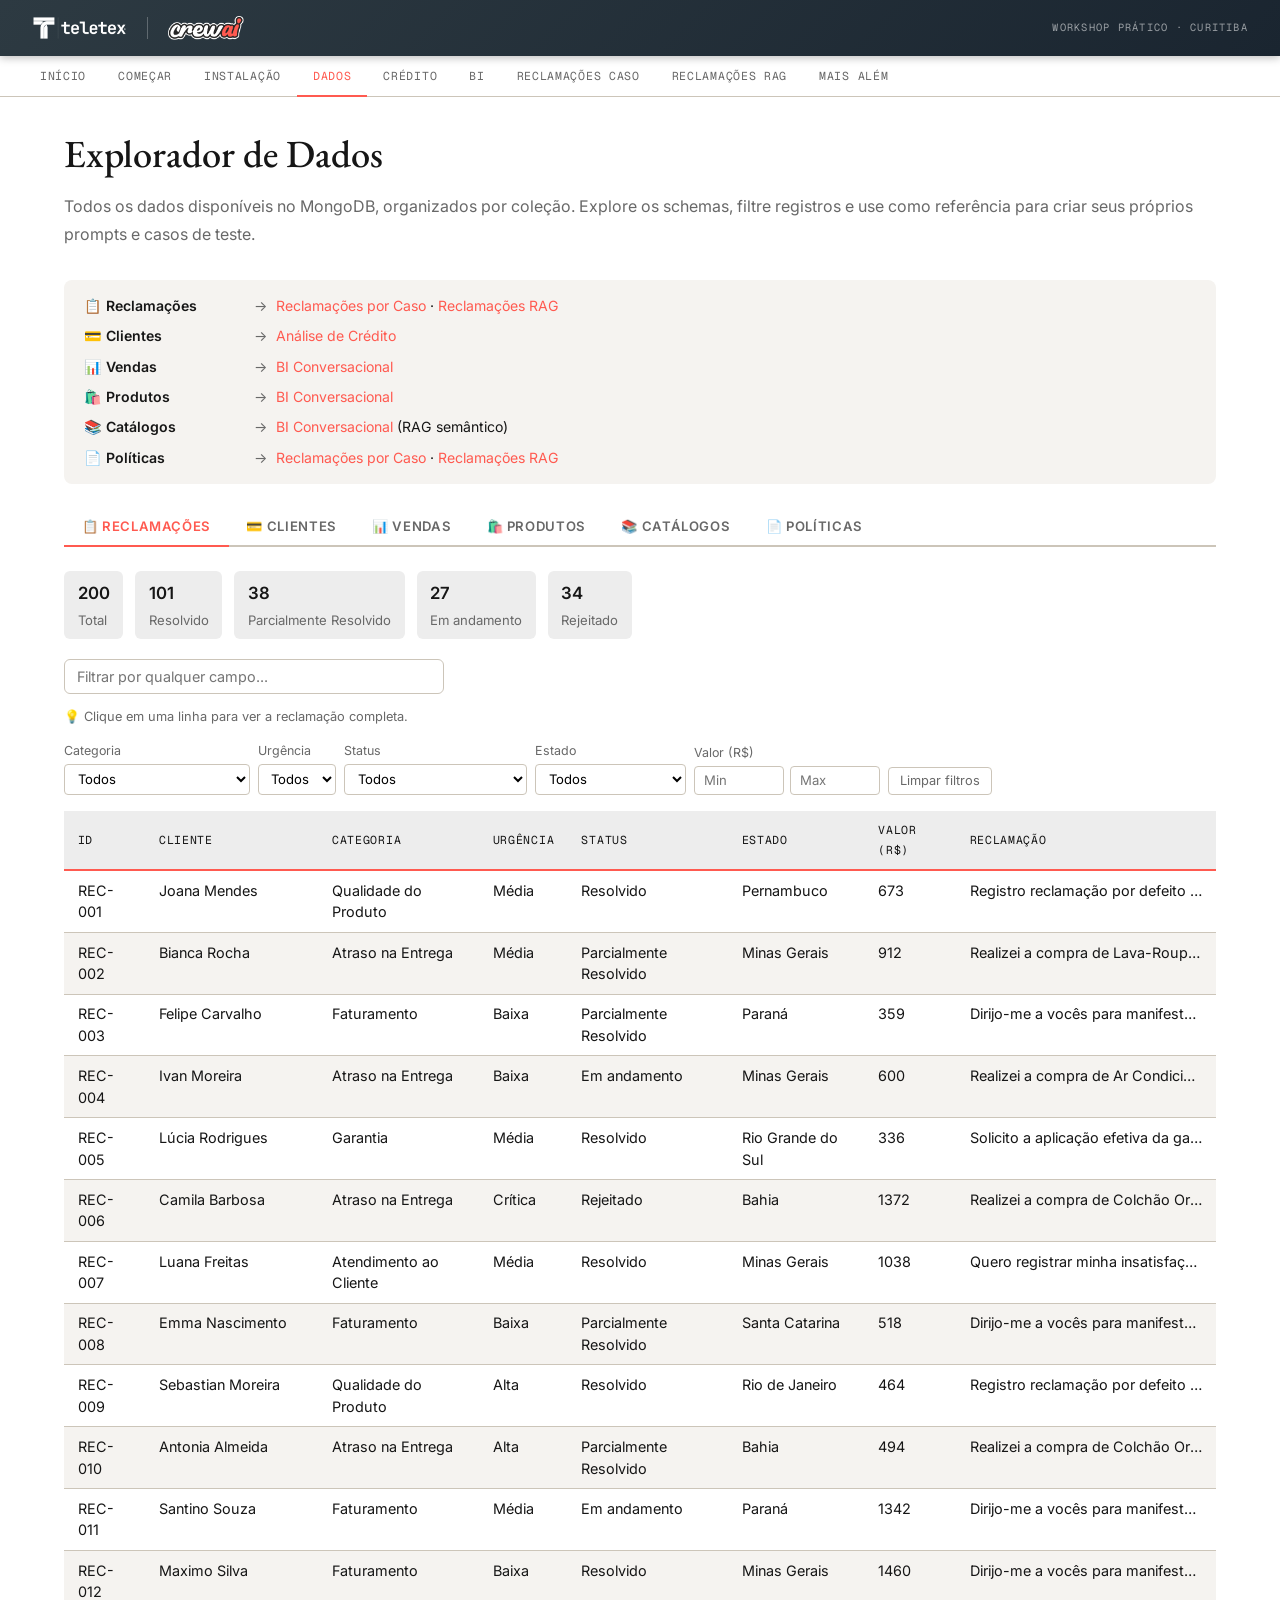
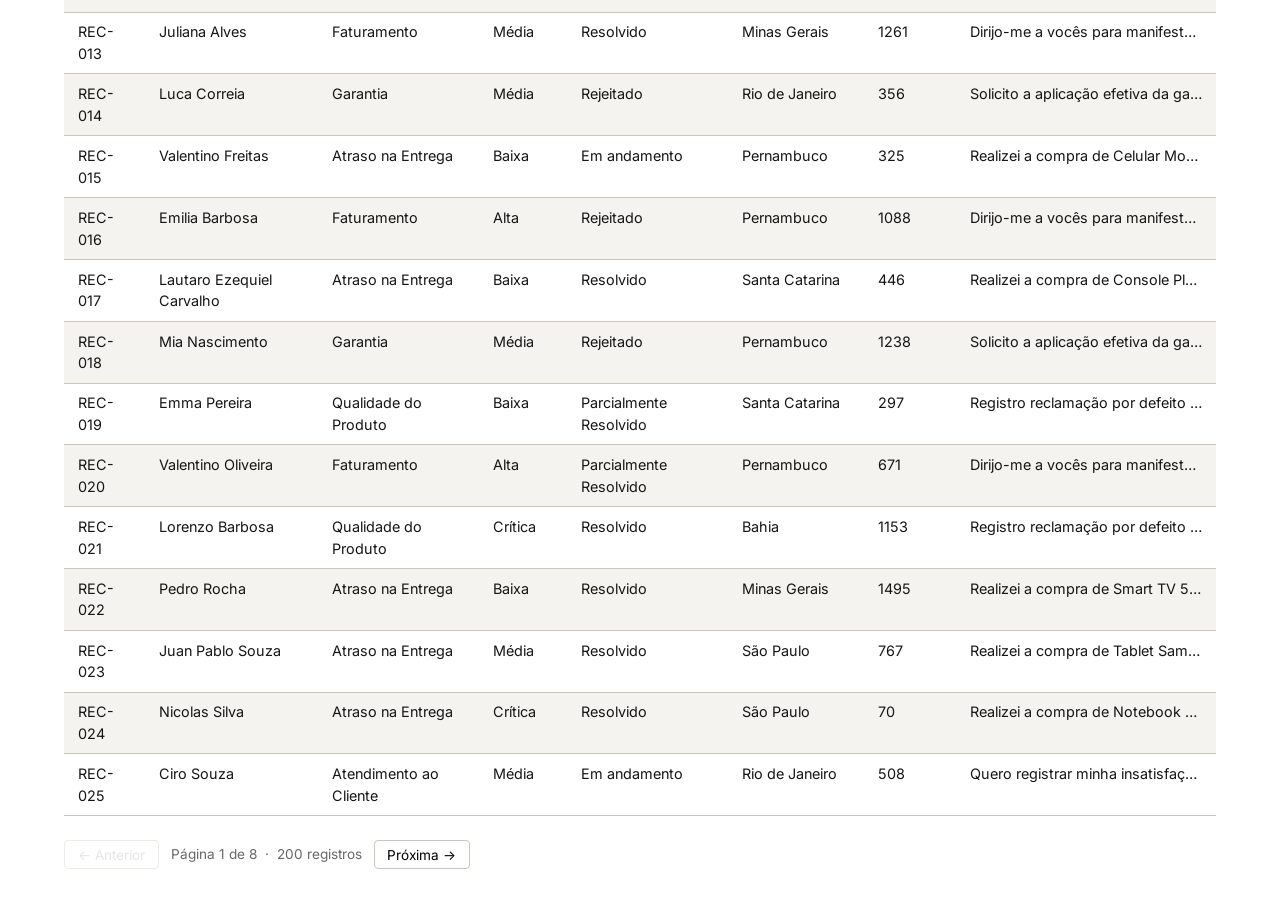
<file: explorador.html>
<!DOCTYPE html>
<html lang="pt-BR">
<head>
  <meta charset="UTF-8">
  <meta name="viewport" content="width=device-width, initial-scale=1.0">
  <title>Explorador de Dados — CrewAction Teletex</title>
  <link rel="stylesheet" href="css/style.css">
  <style>
    .explorer-wrap { max-width: 1200px; margin: 0 auto; padding: 2rem 1.5rem; }
    .tab-bar { display: flex; gap: 0; border-bottom: 2px solid var(--border-light); margin-bottom: 1.5rem; flex-wrap: wrap; }
    .tab-btn { background: none; border: none; padding: 0.65rem 1.1rem; font-size: 0.82rem; font-weight: 600; letter-spacing: 0.05em; text-transform: uppercase; cursor: pointer; color: var(--text-secondary); border-bottom: 2px solid transparent; margin-bottom: -2px; font-family: inherit; }
    .tab-btn.active { color: var(--coral); border-bottom-color: var(--coral); }
    .tab-panel { display: none; }
    .tab-panel.active { display: block; }
    .stats-bar { display: flex; gap: 0.75rem; flex-wrap: wrap; margin-bottom: 1.25rem; }
    .stat-chip { background: var(--card-grey); border-radius: 6px; padding: 0.5rem 0.85rem; font-size: 0.82rem; color: var(--text-secondary); }
    .stat-chip strong { display: block; font-size: 1.05rem; color: var(--coal); margin-bottom: 0.1rem; }
    .search-wrap { margin-bottom: 1rem; }
    .search-wrap input { width: 100%; max-width: 380px; padding: 0.5rem 0.75rem; border: 1px solid var(--border-light); border-radius: 6px; font-size: 0.9rem; font-family: inherit; }
    .search-wrap input:focus { outline: none; border-color: var(--coral); }
    .pagination { display: flex; align-items: center; gap: 0.75rem; margin-top: 1rem; font-size: 0.85rem; color: var(--text-secondary); }
    .pagination button { padding: 0.35rem 0.8rem; border: 1px solid var(--border-light); background: #fff; border-radius: 4px; cursor: pointer; font-size: 0.85rem; font-family: inherit; }
    .pagination button:hover:not(:disabled) { border-color: var(--coral); color: var(--coral); }
    .pagination button:disabled { opacity: 0.35; cursor: not-allowed; }
    .pdf-grid { display: grid; grid-template-columns: repeat(auto-fill, minmax(200px, 1fr)); gap: 1rem; margin-bottom: 1.5rem; }
    .pdf-card { border: 1.5px solid var(--border-light); border-radius: 8px; padding: 1rem 1.1rem; cursor: pointer; transition: border-color 0.15s, box-shadow 0.15s; }
    .pdf-card:hover { border-color: var(--coral); box-shadow: 0 2px 8px rgba(0,0,0,0.07); }
    .pdf-card.selected { border-color: var(--coral); background: #fff7f5; }
    .pdf-card .pdf-icon { font-size: 1.6rem; margin-bottom: 0.4rem; }
    .pdf-card .pdf-name { font-weight: 600; font-size: 0.9rem; color: var(--coal); margin-bottom: 0.3rem; }
    .pdf-card .pdf-desc { font-size: 0.8rem; color: var(--text-secondary); line-height: 1.4; }
    .pdf-viewer { display: none; width: 100%; height: 800px; border: 1px solid var(--border-light); border-radius: 6px; }
    .loading { color: var(--text-secondary); font-style: italic; padding: 2rem 0; }
    td.trunc { max-width: 260px; white-space: nowrap; overflow: hidden; text-overflow: ellipsis; cursor: pointer; }
    #table-reclamos tbody tr:nth-child(even) { background: transparent; }
    #table-reclamos tbody tr.row-alt td { background: var(--off-white); }
    #table-reclamos tbody tr.expandable { cursor: pointer; }
    #table-reclamos tbody tr.expandable:hover td { background: #fbeae6; }
    #table-reclamos tbody tr.expandable.open td { background: #fff7f5; }
    #table-reclamos tbody tr.detail-row { display: none; }
    #table-reclamos tbody tr.detail-row.open { display: table-row; }
    #table-reclamos tbody tr.detail-row td { white-space: normal; padding: 0.9rem 0.95rem 1.1rem; line-height: 1.65; color: var(--text-secondary); background: #fff7f5; border-bottom: 2px solid var(--coral); }
    @media (max-width: 680px) {
      .tab-btn { padding: 0.5rem 0.7rem; font-size: 0.75rem; }
    }
  </style>
</head>
<body>

<header class="site-header">
  <div class="header-brand">
    <img src="assets/teletex-logo.png" alt="Teletex" class="partner-logo">
    <div class="header-divider"></div>
    <a href="index.html" class="crewai-logo-link"><img src="assets/crewai-logo.png" alt="CrewAI" class="crewai-logo-img"></a>
  </div>
  <span class="header-label">Workshop Prático · Curitiba</span>
</header>

<nav class="site-nav"><ul>
  <li><a href="index.html">Início</a></li>
  <li><a href="comenzar.html">Começar</a></li>
  <li><a href="instalacion.html">Instalação</a></li>
  <li><a href="explorador.html" class="active">Dados</a></li>
  <li><a href="caso-credito.html">Crédito</a></li>
  <li><a href="caso-bi.html">BI</a></li>
  <li><a href="caso-reclamos.html">Reclamações Caso</a></li>
  <li><a href="caso-reclamos-rag.html">Reclamações RAG</a></li>
  <li><a href="ir-mas-alla.html">Mais Além</a></li>
</ul></nav>

<div class="explorer-wrap">

  <div class="page-header">
    <h1>Explorador de Dados</h1>
    <p style="color:var(--text-secondary);margin-top:0.25rem;">
      Todos os dados disponíveis no MongoDB, organizados por coleção. Explore os schemas, filtre registros e use como referência para criar seus próprios prompts e casos de teste.
    </p>
  </div>

  <div class="data-legend">
    <div class="dl-row"><span class="dl-tab">📋 Reclamações</span><span class="dl-arrow">→</span><span class="dl-cases"><a href="caso-reclamos.html">Reclamações por Caso</a> · <a href="caso-reclamos-rag.html">Reclamações RAG</a></span></div>
    <div class="dl-row"><span class="dl-tab">💳 Clientes</span><span class="dl-arrow">→</span><span class="dl-cases"><a href="caso-credito.html">Análise de Crédito</a></span></div>
    <div class="dl-row"><span class="dl-tab">📊 Vendas</span><span class="dl-arrow">→</span><span class="dl-cases"><a href="caso-bi.html">BI Conversacional</a></span></div>
    <div class="dl-row"><span class="dl-tab">🛍️ Produtos</span><span class="dl-arrow">→</span><span class="dl-cases"><a href="caso-bi.html">BI Conversacional</a></span></div>
    <div class="dl-row"><span class="dl-tab">📚 Catálogos</span><span class="dl-arrow">→</span><span class="dl-cases"><a href="caso-bi.html">BI Conversacional</a> (RAG semântico)</span></div>
    <div class="dl-row"><span class="dl-tab">📄 Políticas</span><span class="dl-arrow">→</span><span class="dl-cases"><a href="caso-reclamos.html">Reclamações por Caso</a> · <a href="caso-reclamos-rag.html">Reclamações RAG</a></span></div>
  </div>

  <div class="tab-bar">
    <button class="tab-btn active" data-tab="reclamos">📋 Reclamações</button>
    <button class="tab-btn" data-tab="clientes">💳 Clientes</button>
    <button class="tab-btn" data-tab="vendas">📊 Vendas</button>
    <button class="tab-btn" data-tab="produtos">🛍️ Produtos</button>
    <button class="tab-btn" data-tab="catalogos">📚 Catálogos</button>
    <button class="tab-btn" data-tab="politicas">📄 Políticas</button>
  </div>

  <!-- Reclamações -->
  <div id="tab-reclamos" class="tab-panel active">
    <div class="stats-bar" id="stats-reclamos"></div>
    <div class="search-wrap"><input type="search" placeholder="Filtrar por qualquer campo..." id="search-reclamos"></div>
    <p style="font-size:0.8rem;color:var(--text-secondary);margin:-0.25rem 0 0.75rem;">💡 Clique em uma linha para ver a reclamação completa.</p>
    <div class="filter-row" id="filters-reclamos"></div>
    <div class="table-wrap" id="table-reclamos"><p class="loading">Carregando dados...</p></div>
    <div class="pagination" id="page-reclamos"></div>
  </div>

  <!-- Clientes -->
  <div id="tab-clientes" class="tab-panel">
    <div class="stats-bar" id="stats-clientes"></div>
    <div class="search-wrap"><input type="search" placeholder="Filtrar por qualquer campo..." id="search-clientes"></div>
    <div class="filter-row" id="filters-clientes"></div>
    <div class="table-wrap" id="table-clientes"><p class="loading">Carregando dados...</p></div>
    <div class="pagination" id="page-clientes"></div>
  </div>

  <!-- Vendas -->
  <div id="tab-vendas" class="tab-panel">
    <div class="stats-bar" id="stats-vendas"></div>
    <div class="search-wrap"><input type="search" placeholder="Filtrar por qualquer campo..." id="search-vendas"></div>
    <div class="filter-row" id="filters-vendas"></div>
    <div class="table-wrap" id="table-vendas"><p class="loading">Carregando dados...</p></div>
    <div class="pagination" id="page-vendas"></div>
  </div>

  <!-- Produtos -->
  <div id="tab-produtos" class="tab-panel">
    <div class="stats-bar" id="stats-produtos"></div>
    <div class="search-wrap"><input type="search" placeholder="Filtrar por qualquer campo..." id="search-produtos"></div>
    <div class="filter-row" id="filters-produtos"></div>
    <div class="table-wrap" id="table-produtos"><p class="loading">Carregando dados...</p></div>
    <div class="pagination" id="page-produtos"></div>
  </div>

  <!-- Catálogos PDF -->
  <div id="tab-catalogos" class="tab-panel">
    <p style="color:var(--text-secondary);margin-bottom:1rem;">4 catálogos de produtos em PDF — usados para enriquecimento semântico (RAG) no BI Conversacional. Clique em um para visualizar.</p>
    <div class="pdf-grid">
      <div class="pdf-card" data-pdf="assets/data/conversational_bi/pdfs/catalogo_eletronicos.pdf" data-viewer="viewer-catalogos">
        <div class="pdf-icon">💻</div>
        <div class="pdf-name">Eletrônicos</div>
        <div class="pdf-desc">Smartphones, tablets, TVs e acessórios</div>
      </div>
      <div class="pdf-card" data-pdf="assets/data/conversational_bi/pdfs/catalogo_casa.pdf" data-viewer="viewer-catalogos">
        <div class="pdf-icon">🏠</div>
        <div class="pdf-name">Casa</div>
        <div class="pdf-desc">Eletrodomésticos, móveis e utensílios domésticos</div>
      </div>
      <div class="pdf-card" data-pdf="assets/data/conversational_bi/pdfs/catalogo_vestuario.pdf" data-viewer="viewer-catalogos">
        <div class="pdf-icon">👕</div>
        <div class="pdf-name">Vestuário</div>
        <div class="pdf-desc">Roupas, calçados e acessórios de moda</div>
      </div>
      <div class="pdf-card" data-pdf="assets/data/conversational_bi/pdfs/catalogo_alimentos.pdf" data-viewer="viewer-catalogos">
        <div class="pdf-icon">🍎</div>
        <div class="pdf-name">Alimentos</div>
        <div class="pdf-desc">Alimentos, bebidas e produtos alimentícios</div>
      </div>
    </div>
    <iframe id="viewer-catalogos" class="pdf-viewer" title="Visualizador de catálogo"></iframe>
  </div>

  <!-- Políticas PDF -->
  <div id="tab-politicas" class="tab-panel">
    <p style="color:var(--text-secondary);margin-bottom:1rem;">6 políticas da empresa em PDF — usadas como base de conhecimento para agentes de reclamações. Clique em uma para visualizar.</p>
    <div class="pdf-grid">
      <div class="pdf-card" data-pdf="assets/data/policies/politica_atendimento_cliente.pdf" data-viewer="viewer-politicas">
        <div class="pdf-icon">🎯</div>
        <div class="pdf-name">Atendimento ao Cliente</div>
        <div class="pdf-desc">Padrões e procedimentos de atendimento</div>
      </div>
      <div class="pdf-card" data-pdf="assets/data/policies/politica_devolucoes_reembolsos.pdf" data-viewer="viewer-politicas">
        <div class="pdf-icon">↩️</div>
        <div class="pdf-name">Devoluções e Reembolsos</div>
        <div class="pdf-desc">Política de devoluções e prazo para reembolso</div>
      </div>
      <div class="pdf-card" data-pdf="assets/data/policies/politica_envios_entregas.pdf" data-viewer="viewer-politicas">
        <div class="pdf-icon">📦</div>
        <div class="pdf-name">Envios e Entregas</div>
        <div class="pdf-desc">Prazos, transportadoras e rastreamento</div>
      </div>
      <div class="pdf-card" data-pdf="assets/data/policies/politica_garantias.pdf" data-viewer="viewer-politicas">
        <div class="pdf-icon">🛡️</div>
        <div class="pdf-name">Garantias</div>
        <div class="pdf-desc">Cobertura de garantia por categoria de produto</div>
      </div>
      <div class="pdf-card" data-pdf="assets/data/policies/politica_privacidade_dados.pdf" data-viewer="viewer-politicas">
        <div class="pdf-icon">🔒</div>
        <div class="pdf-name">Privacidade de Dados</div>
        <div class="pdf-desc">LGPD, coleta e uso de dados pessoais</div>
      </div>
      <div class="pdf-card" data-pdf="assets/data/policies/termos_servico_tecnico.pdf" data-viewer="viewer-politicas">
        <div class="pdf-icon">🔧</div>
        <div class="pdf-name">Serviço Técnico</div>
        <div class="pdf-desc">Termos de assistência técnica e reparos</div>
      </div>
    </div>
    <iframe id="viewer-politicas" class="pdf-viewer" title="Visualizador de política"></iframe>
  </div>

</div><!-- /explorer-wrap -->

<script>
const PAGE_SIZE = 25;
const state = {};

const TABS = {
  reclamos: {
    url: 'assets/data/claims_analysis/claims.json',
    cols: [
      { key: 'caso_id',         label: 'ID' },
      { key: 'cliente_nome',    label: 'Cliente' },
      { key: 'categoria',       label: 'Categoria' },
      { key: 'urgencia',        label: 'Urgência' },
      { key: 'status',          label: 'Status' },
      { key: 'estado',          label: 'Estado' },
      { key: 'valor_reclamado', label: 'Valor (R$)' },
      { key: 'reclamacao',      label: 'Reclamação', trunc: true },
    ],
    filters: [
      { key: 'categoria',       label: 'Categoria',  type: 'select' },
      { key: 'urgencia',        label: 'Urgência',   type: 'select' },
      { key: 'status',          label: 'Status',     type: 'select' },
      { key: 'estado',          label: 'Estado',     type: 'select' },
      { key: 'valor_reclamado', label: 'Valor (R$)', type: 'range' },
    ],
    stats(data) {
      const s = {};
      data.forEach(r => { s[r.status] = (s[r.status] || 0) + 1; });
      return [
        { label: 'Total', val: data.length },
        ...Object.entries(s).map(([k, v]) => ({ label: k, val: v }))
      ];
    }
  },
  clientes: {
    url: 'assets/data/credit_analysis/clientes.json',
    cols: [
      { key: r => r.nome + ' ' + r.sobrenome, label: 'Nome' },
      { key: 'cpf',             label: 'CPF' },
      { key: 'score_credito',   label: 'Score' },
      { key: 'nivel_risco',     label: 'Risco' },
      { key: 'renda_mensal',    label: 'Renda (R$)' },
      { key: 'dividas_atuais',  label: 'Dívidas (R$)' },
      { key: 'ocupacao',        label: 'Ocupação' },
      { key: 'estado',          label: 'Estado' },
    ],
    filters: [
      { key: 'nivel_risco',   label: 'Risco',       type: 'select' },
      { key: 'estado',        label: 'Estado',      type: 'select' },
      { key: 'score_credito', label: 'Score',       type: 'range' },
      { key: 'renda_mensal',  label: 'Renda (R$)',  type: 'range' },
    ],
    stats(data) {
      const avg = Math.round(data.reduce((s, r) => s + r.score_credito, 0) / data.length);
      const r = {};
      data.forEach(d => { r[d.nivel_risco] = (r[d.nivel_risco] || 0) + 1; });
      return [
        { label: 'Total', val: data.length },
        { label: 'Score médio', val: avg },
        ...Object.entries(r).map(([k, v]) => ({ label: 'Risco ' + k, val: v }))
      ];
    }
  },
  vendas: {
    url: 'assets/data/conversational_bi/vendas.json',
    cols: [
      { key: 'data',         label: 'Data' },
      { key: 'nome_produto', label: 'Produto' },
      { key: 'categoria',    label: 'Categoria' },
      { key: 'vendedor',     label: 'Vendedor' },
      { key: 'regiao',       label: 'Região' },
      { key: 'canal_venda',  label: 'Canal' },
      { key: 'quantidade',   label: 'Qtd' },
      { key: 'total',        label: 'Total (R$)' },
    ],
    filters: [
      { key: 'categoria',   label: 'Categoria',   type: 'select' },
      { key: 'regiao',      label: 'Região',      type: 'select' },
      { key: 'canal_venda', label: 'Canal',       type: 'select' },
      { key: 'data',        label: 'Data',        type: 'date-range' },
      { key: 'total',       label: 'Total (R$)',  type: 'range' },
    ],
    stats(data) {
      const total = data.reduce((s, r) => s + r.total, 0);
      const dates = data.map(r => r.data).sort();
      return [
        { label: 'Transações', val: data.length.toLocaleString('pt-BR') },
        { label: 'Receita total', val: 'R$ ' + total.toLocaleString('pt-BR') },
        { label: 'Período', val: dates[0] + ' → ' + dates[dates.length - 1] },
      ];
    }
  },
  produtos: {
    url: 'assets/data/conversational_bi/produtos.json',
    cols: [
      { key: 'produto_id',         label: 'ID' },
      { key: 'nome',               label: 'Nome' },
      { key: 'marca',              label: 'Marca' },
      { key: 'categoria',          label: 'Categoria' },
      { key: 'preco_base',         label: 'Preço (R$)' },
      { key: 'estoque_disponivel', label: 'Estoque' },
    ],
    filters: [
      { key: 'categoria',  label: 'Categoria',  type: 'select' },
      { key: 'preco_base', label: 'Preço (R$)', type: 'range' },
    ],
    stats(data) {
      const cats = {};
      data.forEach(r => { cats[r.categoria] = (cats[r.categoria] || 0) + 1; });
      return [
        { label: 'Total', val: data.length },
        ...Object.entries(cats).map(([k, v]) => ({ label: k, val: v }))
      ];
    }
  }
};

// Tab switching
document.querySelectorAll('.tab-btn').forEach(btn => {
  btn.addEventListener('click', () => {
    document.querySelectorAll('.tab-btn').forEach(b => b.classList.remove('active'));
    document.querySelectorAll('.tab-panel').forEach(p => p.classList.remove('active'));
    btn.classList.add('active');
    document.getElementById('tab-' + btn.dataset.tab).classList.add('active');
    if (TABS[btn.dataset.tab] && !state[btn.dataset.tab]) initTab(btn.dataset.tab);
  });
});

// PDF cards
document.querySelectorAll('.pdf-card').forEach(card => {
  card.addEventListener('click', () => {
    const viewerId = card.dataset.viewer;
    card.closest('.tab-panel').querySelectorAll('.pdf-card').forEach(c => c.classList.remove('selected'));
    card.classList.add('selected');
    const iframe = document.getElementById(viewerId);
    iframe.src = card.dataset.pdf;
    iframe.style.display = 'block';
    iframe.scrollIntoView({ behavior: 'smooth', block: 'start' });
  });
});

function initTab(name) {
  const cfg = TABS[name];
  state[name] = { page: 1, query: '', data: null, filtered: null, filterState: {} };
  const s = state[name];

  fetch(cfg.url)
    .then(r => r.json())
    .then(data => {
      s.data = data;
      s.filtered = data;
      renderStats(name, cfg.stats(data));
      buildFilters(name, cfg.filters, data);
      renderTable(name, cfg.cols, s.filtered, s.page);
      renderPagination(name, cfg.cols, s.filtered);
    })
    .catch(() => {
      document.getElementById('table-' + name).innerHTML =
        '<p style="color:#c0392b">Erro ao carregar dados. Acesse via servidor HTTP (não file://).</p>';
    });

  document.getElementById('search-' + name).addEventListener('input', e => {
    s.query = e.target.value.toLowerCase();
    applyFilters(name, cfg);
  });
}

function buildFilters(name, filters, data) {
  const container = document.getElementById('filters-' + name);
  if (!container) return;
  const s = state[name];
  const cfg = TABS[name];
  const parts = [];

  filters.forEach(f => {
    if (f.type === 'select') {
      const vals = [...new Set(data.map(r => r[f.key]).filter(v => v != null))].sort();
      s.filterState[f.key] = '';
      parts.push(`<label>${f.label}<select id="f-${name}-${f.key}"><option value="">Todos</option>${vals.map(v => `<option>${v}</option>`).join('')}</select></label>`);
    } else if (f.type === 'range') {
      s.filterState[f.key + '_min'] = '';
      s.filterState[f.key + '_max'] = '';
      parts.push(`<div class="range-pair"><span>${f.label}</span><div class="range-pair-inputs"><input type="number" id="f-${name}-${f.key}-min" placeholder="Min"><input type="number" id="f-${name}-${f.key}-max" placeholder="Max"></div></div>`);
    } else if (f.type === 'date-range') {
      s.filterState[f.key + '_from'] = '';
      s.filterState[f.key + '_to'] = '';
      parts.push(`<div class="range-pair"><span>${f.label}</span><div class="range-pair-inputs"><input type="date" id="f-${name}-${f.key}-from"><input type="date" id="f-${name}-${f.key}-to"></div></div>`);
    }
  });
  parts.push(`<button class="filter-reset" id="reset-${name}">Limpar filtros</button>`);
  container.innerHTML = parts.join('');

  filters.forEach(f => {
    if (f.type === 'select') {
      document.getElementById(`f-${name}-${f.key}`).addEventListener('change', e => {
        s.filterState[f.key] = e.target.value;
        applyFilters(name, cfg);
      });
    } else if (f.type === 'range') {
      document.getElementById(`f-${name}-${f.key}-min`).addEventListener('input', e => {
        s.filterState[f.key + '_min'] = e.target.value;
        applyFilters(name, cfg);
      });
      document.getElementById(`f-${name}-${f.key}-max`).addEventListener('input', e => {
        s.filterState[f.key + '_max'] = e.target.value;
        applyFilters(name, cfg);
      });
    } else if (f.type === 'date-range') {
      document.getElementById(`f-${name}-${f.key}-from`).addEventListener('change', e => {
        s.filterState[f.key + '_from'] = e.target.value;
        applyFilters(name, cfg);
      });
      document.getElementById(`f-${name}-${f.key}-to`).addEventListener('change', e => {
        s.filterState[f.key + '_to'] = e.target.value;
        applyFilters(name, cfg);
      });
    }
  });

  document.getElementById(`reset-${name}`).addEventListener('click', () => {
    filters.forEach(f => {
      if (f.type === 'select') {
        document.getElementById(`f-${name}-${f.key}`).value = '';
        s.filterState[f.key] = '';
      } else if (f.type === 'range') {
        document.getElementById(`f-${name}-${f.key}-min`).value = '';
        document.getElementById(`f-${name}-${f.key}-max`).value = '';
        s.filterState[f.key + '_min'] = '';
        s.filterState[f.key + '_max'] = '';
      } else if (f.type === 'date-range') {
        document.getElementById(`f-${name}-${f.key}-from`).value = '';
        document.getElementById(`f-${name}-${f.key}-to`).value = '';
        s.filterState[f.key + '_from'] = '';
        s.filterState[f.key + '_to'] = '';
      }
    });
    document.getElementById('search-' + name).value = '';
    s.query = '';
    applyFilters(name, cfg);
  });
}

function applyFilters(name, cfg) {
  const s = state[name];
  if (!s.data) return;
  let result = s.data;

  if (s.query) {
    result = result.filter(row => cfg.cols.some(col => {
      const v = typeof col.key === 'function' ? col.key(row) : row[col.key];
      return String(v ?? '').toLowerCase().includes(s.query);
    }));
  }

  cfg.filters.forEach(f => {
    if (f.type === 'select') {
      const val = s.filterState[f.key];
      if (val) result = result.filter(r => String(r[f.key]) === val);
    } else if (f.type === 'range') {
      const min = s.filterState[f.key + '_min'];
      const max = s.filterState[f.key + '_max'];
      if (min !== '') result = result.filter(r => Number(r[f.key]) >= Number(min));
      if (max !== '') result = result.filter(r => Number(r[f.key]) <= Number(max));
    } else if (f.type === 'date-range') {
      const from = s.filterState[f.key + '_from'];
      const to   = s.filterState[f.key + '_to'];
      if (from) result = result.filter(r => r[f.key] >= from);
      if (to)   result = result.filter(r => r[f.key] <= to);
    }
  });

  s.filtered = result;
  s.page = 1;
  renderTable(name, cfg.cols, s.filtered, s.page);
  renderPagination(name, cfg.cols, s.filtered);
}

function renderStats(name, stats) {
  document.getElementById('stats-' + name).innerHTML = stats
    .map(s => `<div class="stat-chip"><strong>${s.val}</strong>${s.label}</div>`)
    .join('');
}

function cellVal(col, row) {
  return typeof col.key === 'function' ? col.key(row) : row[col.key];
}

function renderTable(name, cols, data, page) {
  const wrap = document.getElementById('table-' + name);
  const slice = data.slice((page - 1) * PAGE_SIZE, page * PAGE_SIZE);
  if (!slice.length) { wrap.innerHTML = '<p style="color:var(--text-secondary)">Nenhum resultado.</p>'; return; }
  const ths = cols.map(c => `<th>${c.label}</th>`).join('');
  const truncCol = cols.find(c => c.trunc);
  const rows = slice.map((row, i) => {
    const tds = cols.map(col => {
      const v = String(cellVal(col, row) ?? '');
      return col.trunc ? `<td class="trunc">${v}</td>` : `<td>${v}</td>`;
    }).join('');
    const alt = i % 2 ? ' row-alt' : '';
    if (!truncCol) return `<tr class="${alt.trim()}">${tds}</tr>`;
    const full = String(cellVal(truncCol, row) ?? '');
    return `<tr class="expandable${alt}">${tds}</tr>`
         + `<tr class="detail-row"><td colspan="${cols.length}">${full}</td></tr>`;
  }).join('');
  wrap.innerHTML = `<table><thead><tr>${ths}</tr></thead><tbody>${rows}</tbody></table>`;
  wrap.onclick = (e) => {
    const tr = e.target.closest('tr.expandable');
    if (!tr) return;
    const detail = tr.nextElementSibling;
    const wasOpen = detail.classList.contains('open');
    wrap.querySelectorAll('.detail-row.open, .expandable.open').forEach(el => el.classList.remove('open'));
    if (!wasOpen) { detail.classList.add('open'); tr.classList.add('open'); }
  };
}

function renderPagination(name, cols, data) {
  const s = state[name];
  const total = Math.ceil(data.length / PAGE_SIZE);
  const pg = document.getElementById('page-' + name);
  if (total <= 1) { pg.innerHTML = `<span>${data.length} registros</span>`; return; }
  pg.innerHTML = `
    <button id="prev-${name}"${s.page === 1 ? ' disabled' : ''}>← Anterior</button>
    <span>Página ${s.page} de ${total} &nbsp;·&nbsp; ${data.length} registros</span>
    <button id="next-${name}"${s.page === total ? ' disabled' : ''}>Próxima →</button>
  `;
  document.getElementById('prev-' + name).onclick = () => {
    s.page--; renderTable(name, cols, data, s.page); renderPagination(name, cols, data);
  };
  document.getElementById('next-' + name).onclick = () => {
    s.page++; renderTable(name, cols, data, s.page); renderPagination(name, cols, data);
  };
}

initTab('reclamos');
</script>

</body>
</html>
</file>
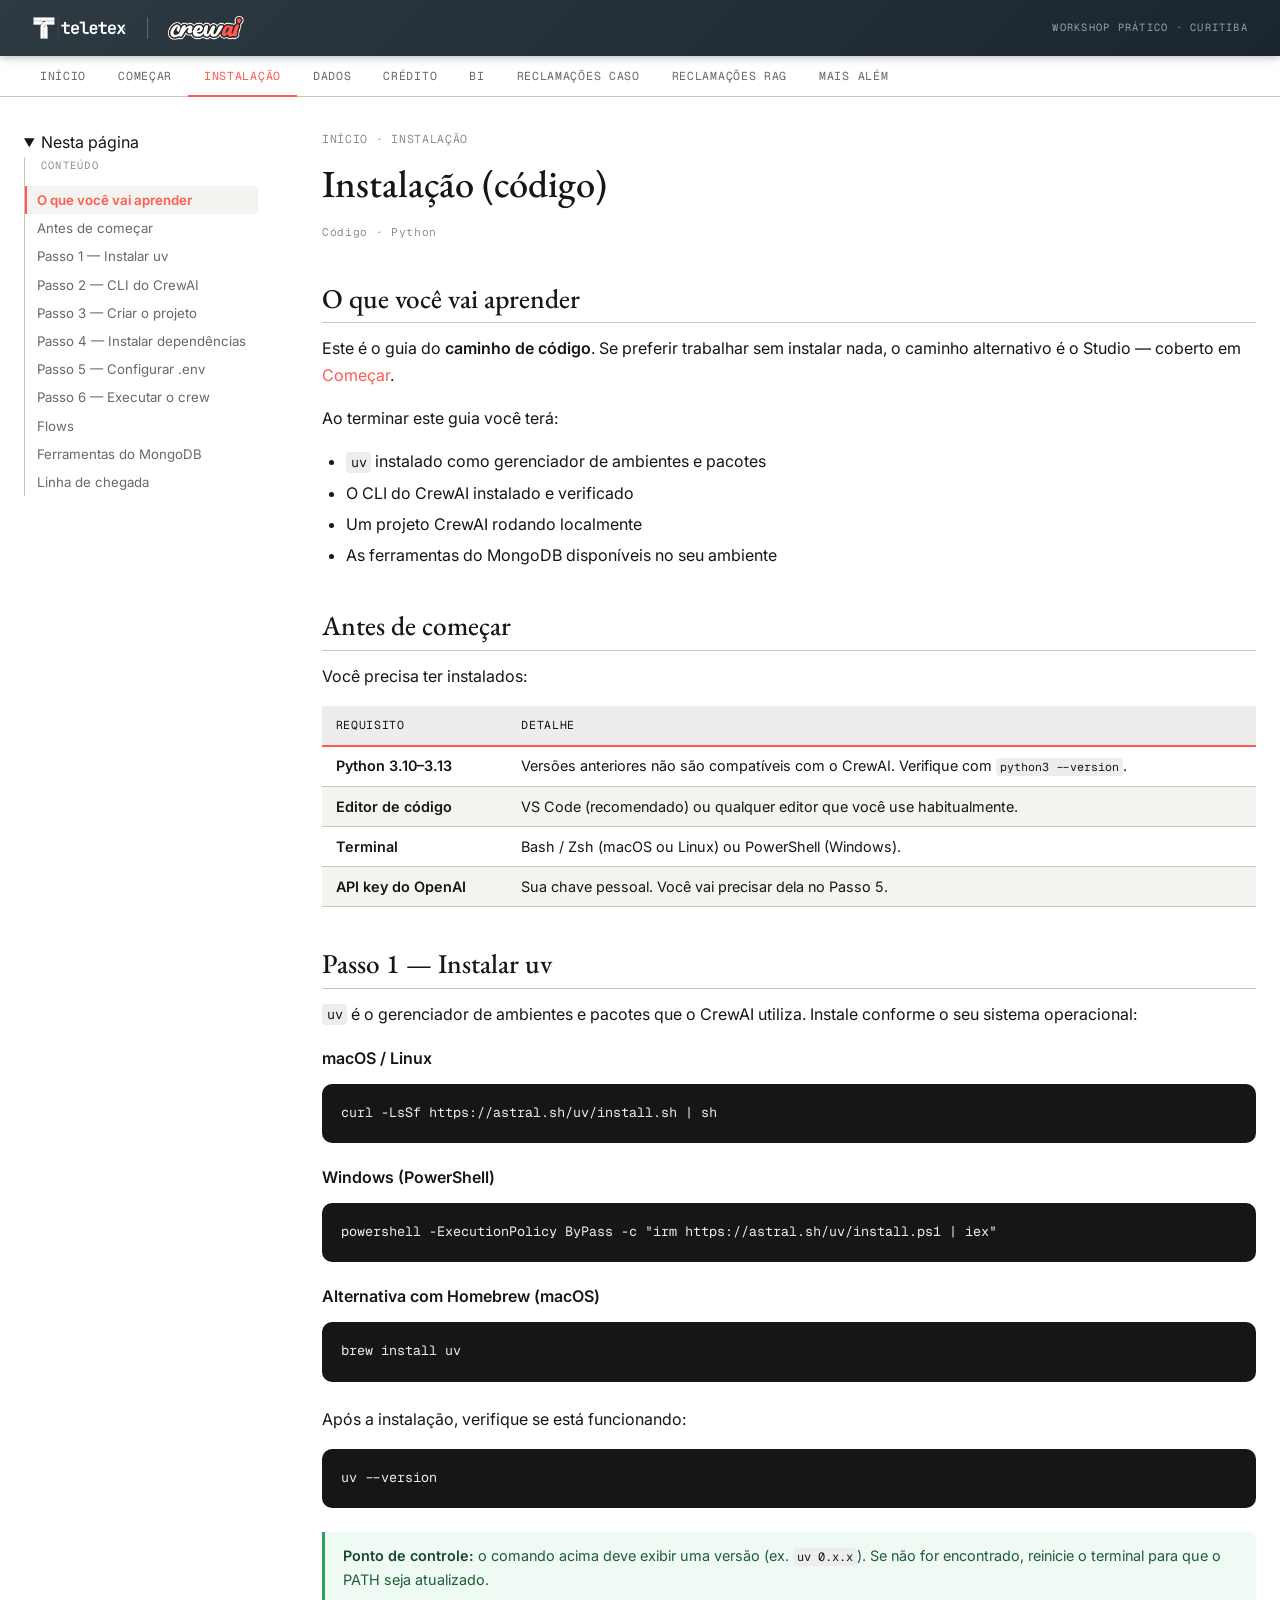
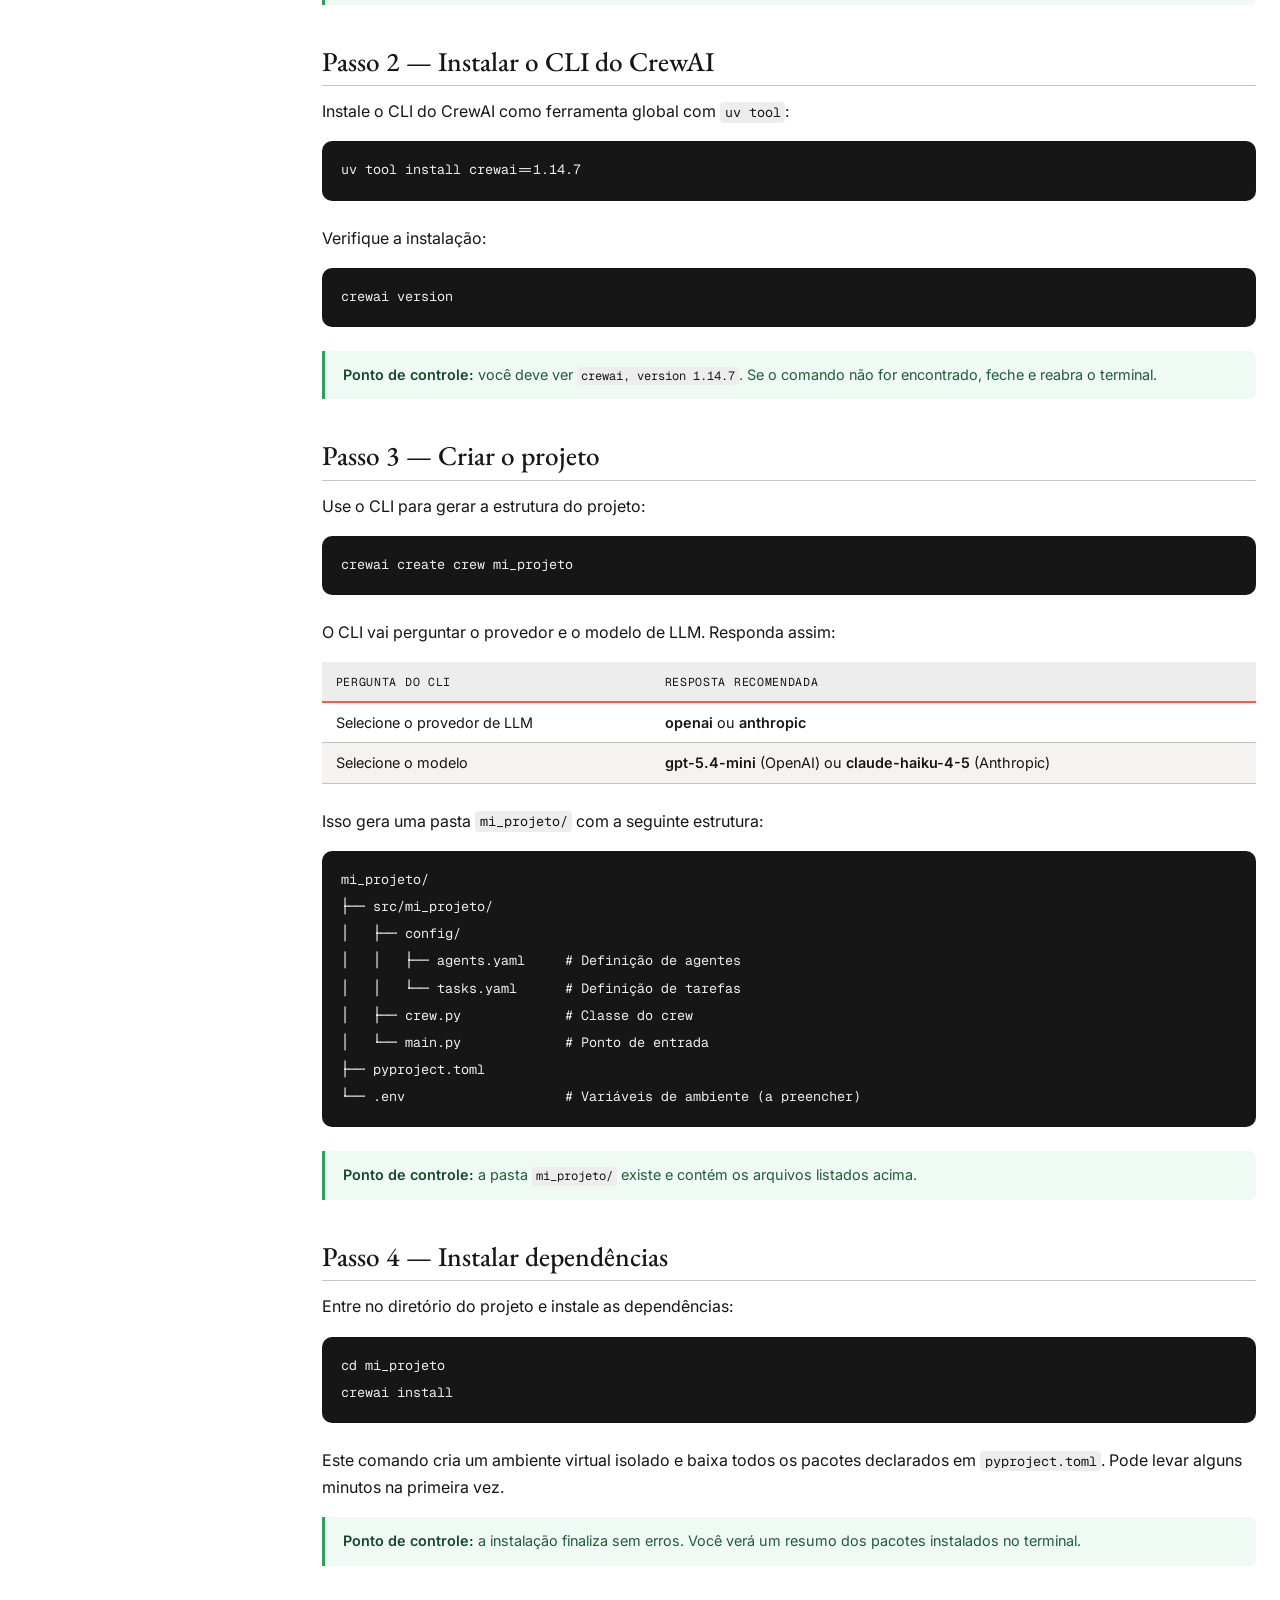
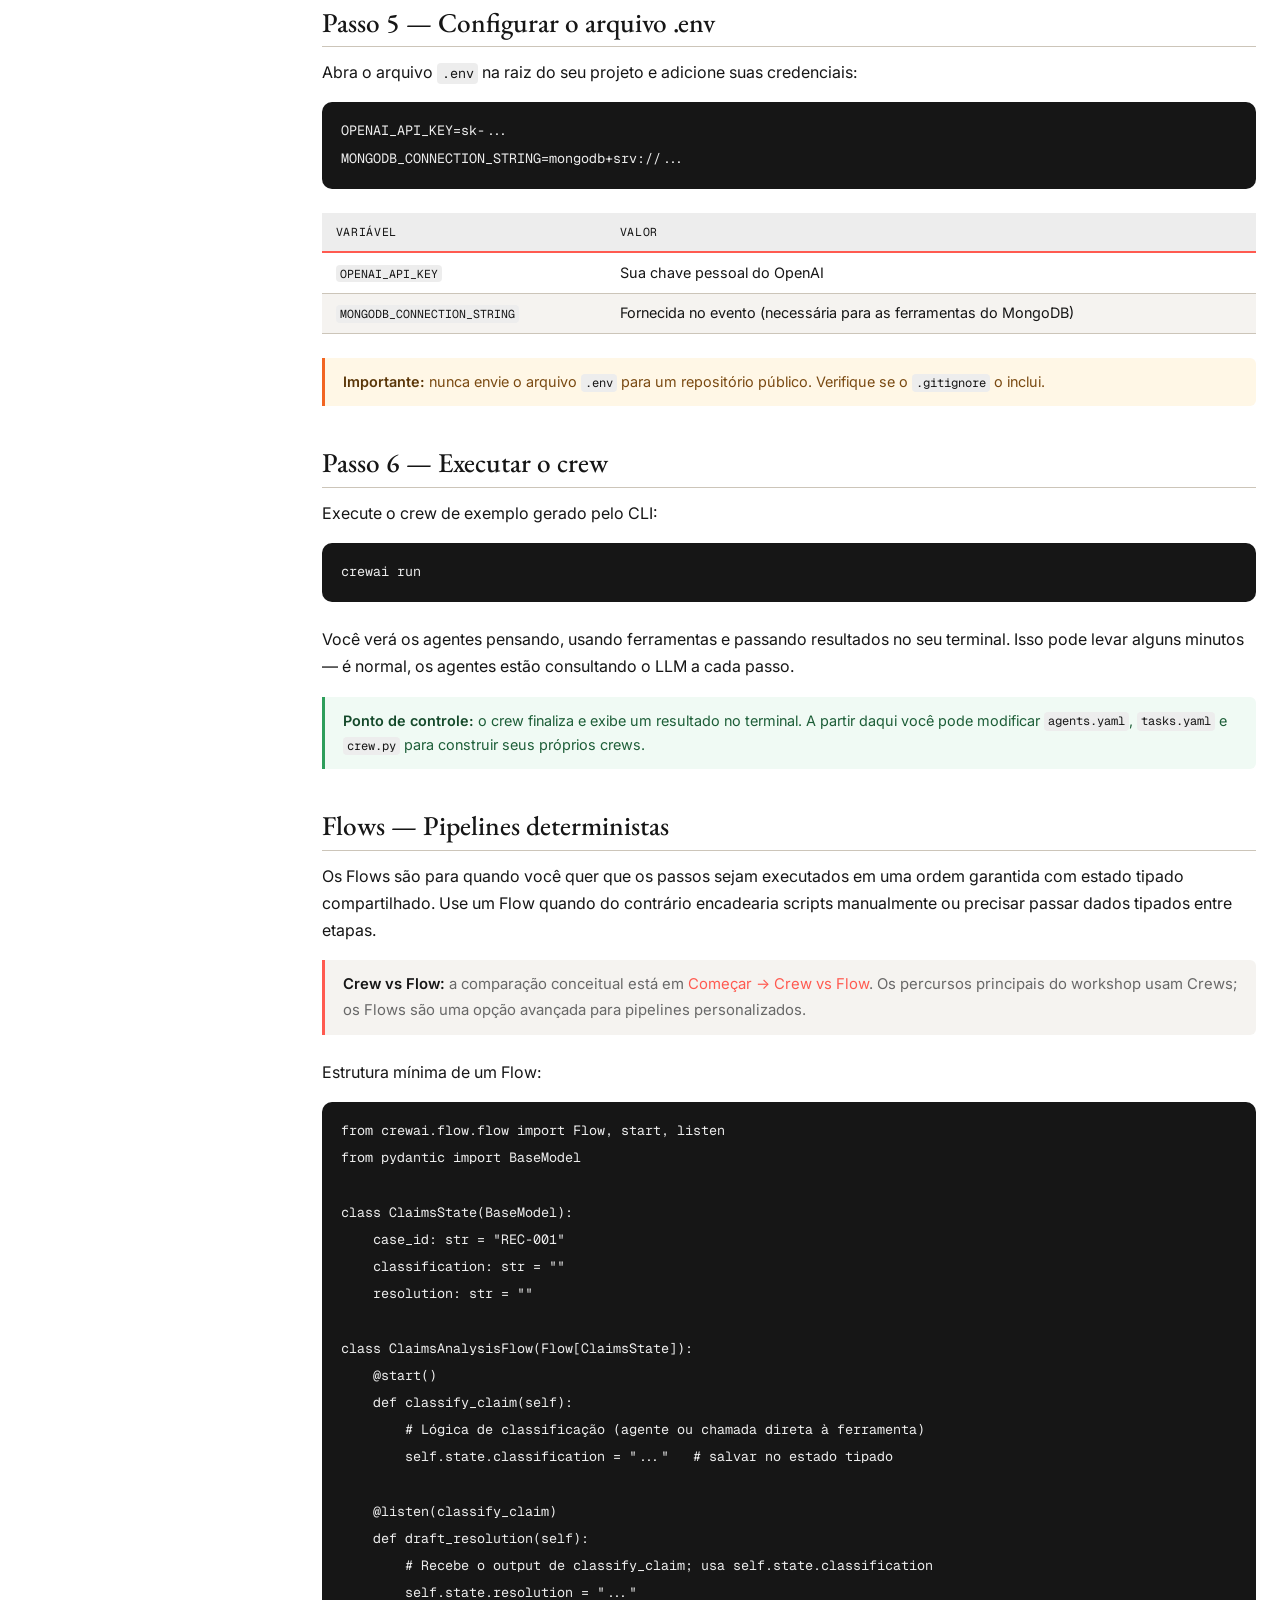
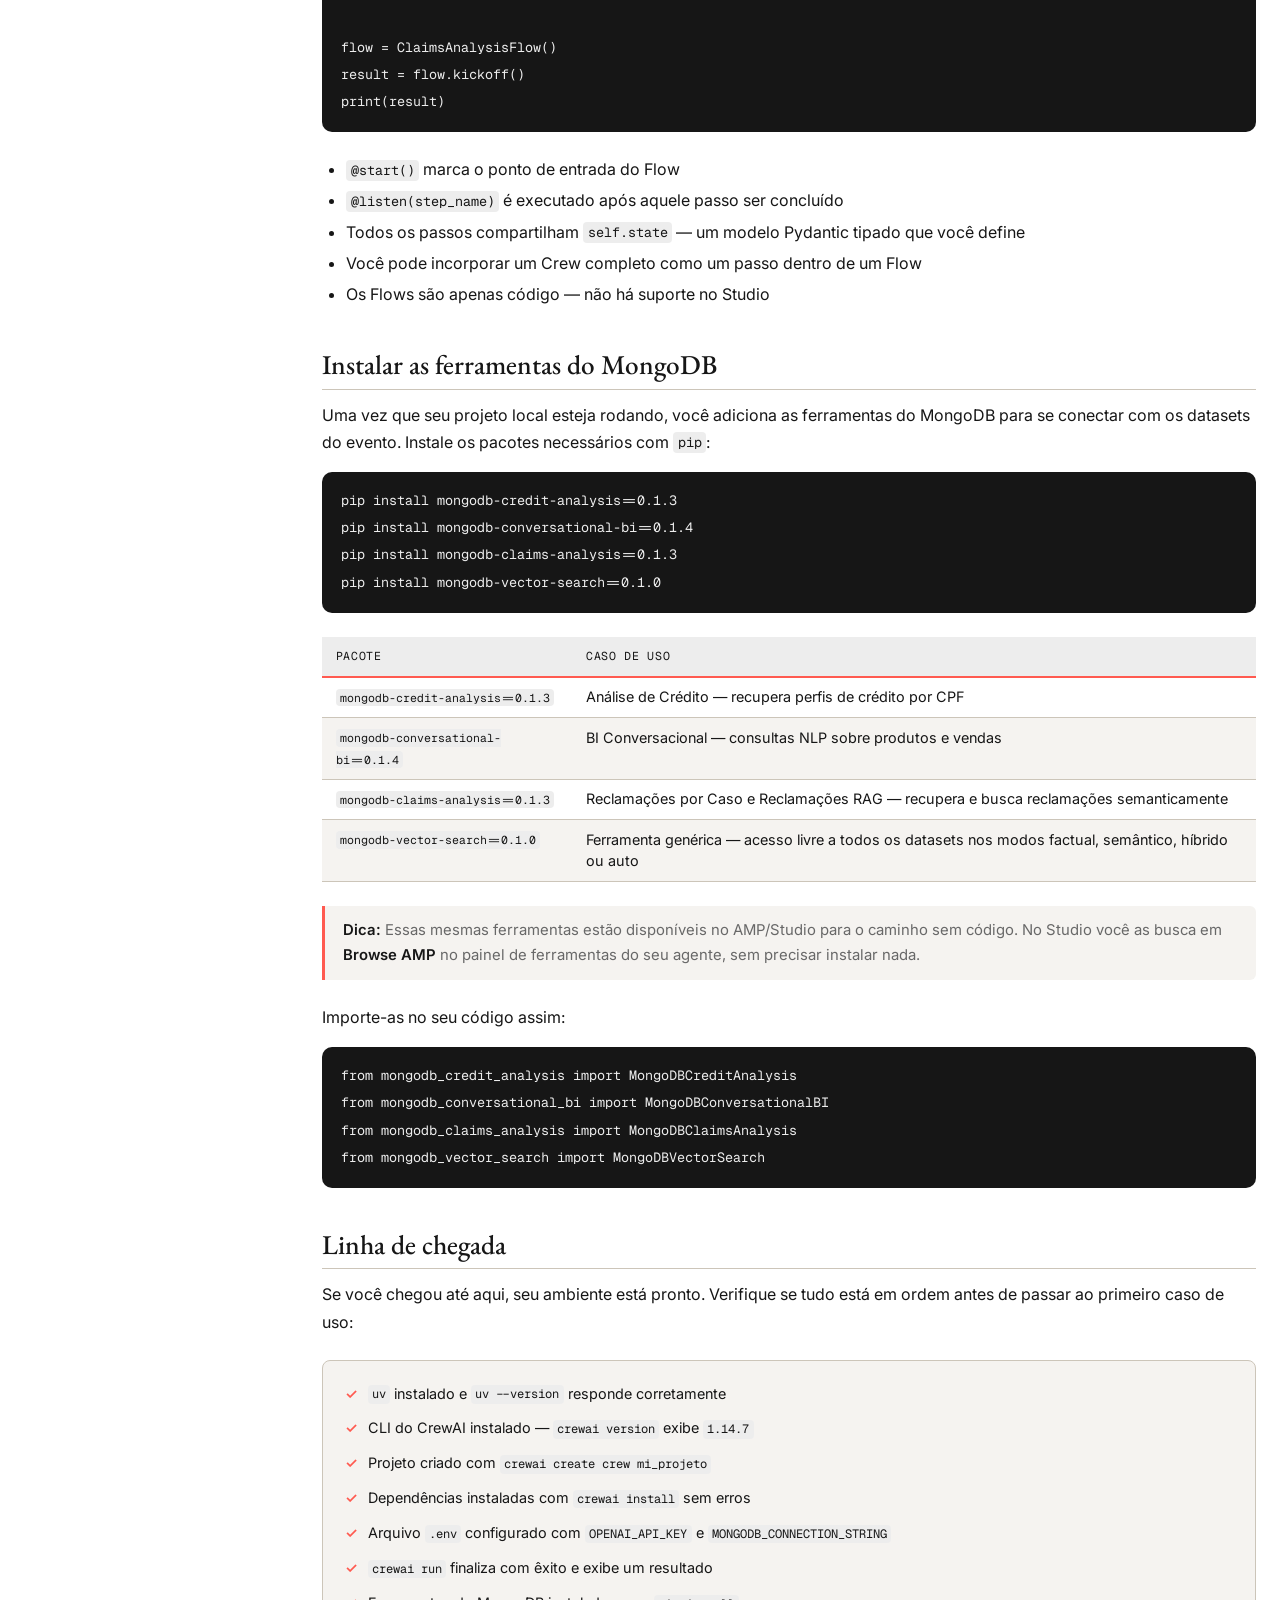
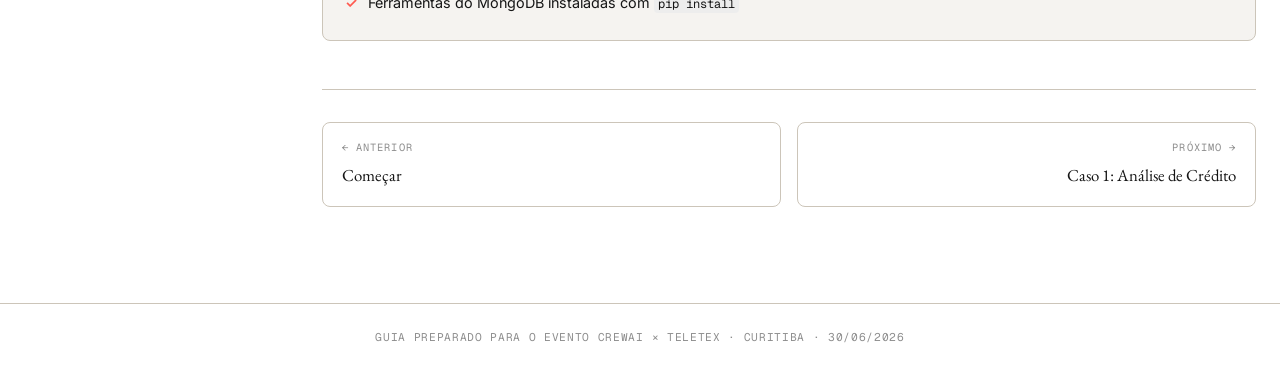
<file: instalacion.html>
<!DOCTYPE html>
<html lang="pt-BR">
<head>
  <meta charset="UTF-8">
  <meta name="viewport" content="width=device-width, initial-scale=1.0">
  <title>Instalação — CrewAI × Teletex</title>
  <link rel="stylesheet" href="css/style.css">
</head>
<body>

<header class="site-header">
  <div class="header-brand">
    <img src="assets/teletex-logo.png" alt="Teletex" class="partner-logo">
    <div class="header-divider"></div>
    <a href="index.html" class="crewai-logo-link"><img src="assets/crewai-logo.png" alt="CrewAI" class="crewai-logo-img"></a>
  </div>
  <span class="header-label">Workshop Prático · Curitiba</span>
</header>

<nav class="site-nav"><ul>
  <li><a href="index.html">Início</a></li>
  <li><a href="comenzar.html">Começar</a></li>
  <li><a href="instalacion.html" class="active">Instalação</a></li>
  <li><a href="explorador.html">Dados</a></li>
  <li><a href="caso-credito.html">Crédito</a></li>
  <li><a href="caso-bi.html">BI</a></li>
  <li><a href="caso-reclamos.html">Reclamações Caso</a></li>
  <li><a href="caso-reclamos-rag.html">Reclamações RAG</a></li>
  <li><a href="ir-mas-alla.html">Mais Além</a></li>
</ul></nav>

<div class="page-layout">
  <aside class="toc-sidebar">
    <details open>
      <summary>Nesta página</summary>
      <nav>
        <p class="toc-title">Conteúdo</p>
        <a href="#que-vas-a-aprender">O que você vai aprender</a>
        <a href="#antes-de-empezar">Antes de começar</a>
        <a href="#paso-1-uv">Passo 1 — Instalar uv</a>
        <a href="#paso-2-cli">Passo 2 — CLI do CrewAI</a>
        <a href="#paso-3-proyecto">Passo 3 — Criar o projeto</a>
        <a href="#paso-4-deps">Passo 4 — Instalar dependências</a>
        <a href="#paso-5-env">Passo 5 — Configurar .env</a>
        <a href="#paso-6-run">Passo 6 — Executar o crew</a>
        <a href="#flows">Flows</a>
        <a href="#ferramentas">Ferramentas do MongoDB</a>
        <a href="#linea-de-llegada">Linha de chegada</a>
      </nav>
    </details>
  </aside>

  <main class="main-content">

    <div class="page-header">
      <div class="page-breadcrumb"><a href="index.html">Início</a> · Instalação</div>
      <h1>Instalação (código)</h1>
      <div class="page-meta">
        <span class="meta-pill">Código · Python</span>
      </div>
    </div>

    <!-- ── O que você vai aprender ───────────────────────────── -->
    <h2 id="que-vas-a-aprender">O que você vai aprender</h2>
    <p>Este é o guia do <strong>caminho de código</strong>. Se preferir trabalhar sem instalar nada, o caminho alternativo é o Studio — coberto em <a href="comenzar.html">Começar</a>.</p>
    <p>Ao terminar este guia você terá:</p>
    <ul>
      <li><code>uv</code> instalado como gerenciador de ambientes e pacotes</li>
      <li>O CLI do CrewAI instalado e verificado</li>
      <li>Um projeto CrewAI rodando localmente</li>
      <li>As ferramentas do MongoDB disponíveis no seu ambiente</li>
    </ul>

    <!-- ── Antes de começar ──────────────────────────────── -->
    <h2 id="antes-de-empezar">Antes de começar</h2>
    <p>Você precisa ter instalados:</p>
    <div class="table-wrap">
      <table>
        <thead>
          <tr><th>Requisito</th><th>Detalhe</th></tr>
        </thead>
        <tbody>
          <tr>
            <td><strong>Python 3.10–3.13</strong></td>
            <td>Versões anteriores não são compatíveis com o CrewAI. Verifique com <code>python3 --version</code>.</td>
          </tr>
          <tr>
            <td><strong>Editor de código</strong></td>
            <td>VS Code (recomendado) ou qualquer editor que você use habitualmente.</td>
          </tr>
          <tr>
            <td><strong>Terminal</strong></td>
            <td>Bash / Zsh (macOS ou Linux) ou PowerShell (Windows).</td>
          </tr>
          <tr>
            <td><strong>API key do OpenAI</strong></td>
            <td>Sua chave pessoal. Você vai precisar dela no Passo 5.</td>
          </tr>
        </tbody>
      </table>
    </div>

    <!-- ── Passo 1: uv ────────────────────────────────────── -->
    <h2 id="paso-1-uv">Passo 1 — Instalar uv</h2>
    <p><code>uv</code> é o gerenciador de ambientes e pacotes que o CrewAI utiliza. Instale conforme o seu sistema operacional:</p>

    <h4>macOS / Linux</h4>
    <div style="position:relative">
      <span class="code-lang">bash</span>
      <pre><code>curl -LsSf https://astral.sh/uv/install.sh | sh</code></pre>
    </div>

    <h4>Windows (PowerShell)</h4>
    <div style="position:relative">
      <span class="code-lang">powershell</span>
      <pre><code>powershell -ExecutionPolicy ByPass -c "irm https://astral.sh/uv/install.ps1 | iex"</code></pre>
    </div>

    <h4>Alternativa com Homebrew (macOS)</h4>
    <div style="position:relative">
      <span class="code-lang">bash</span>
      <pre><code>brew install uv</code></pre>
    </div>

    <p>Após a instalação, verifique se está funcionando:</p>
    <div style="position:relative">
      <span class="code-lang">bash</span>
      <pre><code>uv --version</code></pre>
    </div>

    <div class="checkpoint">
      <strong>Ponto de controle:</strong> o comando acima deve exibir uma versão (ex. <code>uv 0.x.x</code>). Se não for encontrado, reinicie o terminal para que o PATH seja atualizado.
    </div>

    <!-- ── Passo 2: CLI do CrewAI ─────────────────────────── -->
    <h2 id="paso-2-cli">Passo 2 — Instalar o CLI do CrewAI</h2>
    <p>Instale o CLI do CrewAI como ferramenta global com <code>uv tool</code>:</p>
    <div style="position:relative">
      <span class="code-lang">bash</span>
      <pre><code>uv tool install crewai==1.14.7</code></pre>
    </div>
    <p>Verifique a instalação:</p>
    <div style="position:relative">
      <span class="code-lang">bash</span>
      <pre><code>crewai version</code></pre>
    </div>

    <div class="checkpoint">
      <strong>Ponto de controle:</strong> você deve ver <code>crewai, version 1.14.7</code>. Se o comando não for encontrado, feche e reabra o terminal.
    </div>

    <!-- ── Passo 3: Criar o projeto ─────────────────────── -->
    <h2 id="paso-3-proyecto">Passo 3 — Criar o projeto</h2>
    <p>Use o CLI para gerar a estrutura do projeto:</p>
    <div style="position:relative">
      <span class="code-lang">bash</span>
      <pre><code>crewai create crew mi_projeto</code></pre>
    </div>
    <p>O CLI vai perguntar o provedor e o modelo de LLM. Responda assim:</p>
    <div class="table-wrap">
      <table>
        <thead>
          <tr><th>Pergunta do CLI</th><th>Resposta recomendada</th></tr>
        </thead>
        <tbody>
          <tr>
            <td>Selecione o provedor de LLM</td>
            <td><strong>openai</strong> ou <strong>anthropic</strong></td>
          </tr>
          <tr>
            <td>Selecione o modelo</td>
            <td><strong>gpt-5.4-mini</strong> (OpenAI) ou <strong>claude-haiku-4-5</strong> (Anthropic)</td>
          </tr>
        </tbody>
      </table>
    </div>
    <p>Isso gera uma pasta <code>mi_projeto/</code> com a seguinte estrutura:</p>
    <div style="position:relative">
      <span class="code-lang">bash</span>
      <pre><code>mi_projeto/
├── src/mi_projeto/
│   ├── config/
│   │   ├── agents.yaml     # Definição de agentes
│   │   └── tasks.yaml      # Definição de tarefas
│   ├── crew.py             # Classe do crew
│   └── main.py             # Ponto de entrada
├── pyproject.toml
└── .env                    # Variáveis de ambiente (a preencher)</code></pre>
    </div>

    <div class="checkpoint">
      <strong>Ponto de controle:</strong> a pasta <code>mi_projeto/</code> existe e contém os arquivos listados acima.
    </div>

    <!-- ── Passo 4: Instalar dependências ─────────────────── -->
    <h2 id="paso-4-deps">Passo 4 — Instalar dependências</h2>
    <p>Entre no diretório do projeto e instale as dependências:</p>
    <div style="position:relative">
      <span class="code-lang">bash</span>
      <pre><code>cd mi_projeto
crewai install</code></pre>
    </div>
    <p>Este comando cria um ambiente virtual isolado e baixa todos os pacotes declarados em <code>pyproject.toml</code>. Pode levar alguns minutos na primeira vez.</p>

    <div class="checkpoint">
      <strong>Ponto de controle:</strong> a instalação finaliza sem erros. Você verá um resumo dos pacotes instalados no terminal.
    </div>

    <!-- ── Passo 5: Configurar .env ───────────────────────── -->
    <h2 id="paso-5-env">Passo 5 — Configurar o arquivo .env</h2>
    <p>Abra o arquivo <code>.env</code> na raiz do seu projeto e adicione suas credenciais:</p>
    <div style="position:relative">
      <span class="code-lang">env</span>
      <pre><code>OPENAI_API_KEY=sk-...
MONGODB_CONNECTION_STRING=mongodb+srv://...</code></pre>
    </div>
    <div class="table-wrap">
      <table>
        <thead>
          <tr><th>Variável</th><th>Valor</th></tr>
        </thead>
        <tbody>
          <tr>
            <td><code>OPENAI_API_KEY</code></td>
            <td>Sua chave pessoal do OpenAI</td>
          </tr>
          <tr>
            <td><code>MONGODB_CONNECTION_STRING</code></td>
            <td>Fornecida no evento (necessária para as ferramentas do MongoDB)</td>
          </tr>
        </tbody>
      </table>
    </div>
    <div class="callout-warn">
      <strong>Importante:</strong> nunca envie o arquivo <code>.env</code> para um repositório público. Verifique se o <code>.gitignore</code> o inclui.
    </div>

    <!-- ── Passo 6: Executar o crew ────────────────────────── -->
    <h2 id="paso-6-run">Passo 6 — Executar o crew</h2>
    <p>Execute o crew de exemplo gerado pelo CLI:</p>
    <div style="position:relative">
      <span class="code-lang">bash</span>
      <pre><code>crewai run</code></pre>
    </div>
    <p>Você verá os agentes pensando, usando ferramentas e passando resultados no seu terminal. Isso pode levar alguns minutos — é normal, os agentes estão consultando o LLM a cada passo.</p>

    <div class="checkpoint">
      <strong>Ponto de controle:</strong> o crew finaliza e exibe um resultado no terminal. A partir daqui você pode modificar <code>agents.yaml</code>, <code>tasks.yaml</code> e <code>crew.py</code> para construir seus próprios crews.
    </div>

    <!-- ── Flows ─────────────────────────────────────────── -->
    <h2 id="flows">Flows — Pipelines deterministas</h2>
    <p>Os Flows são para quando você quer que os passos sejam executados em uma ordem garantida com estado tipado compartilhado. Use um Flow quando do contrário encadearia scripts manualmente ou precisar passar dados tipados entre etapas.</p>
    <blockquote>
      <p><strong>Crew vs Flow:</strong> a comparação conceitual está em <a href="comenzar.html#crew-vs-flow">Começar → Crew vs Flow</a>. Os percursos principais do workshop usam Crews; os Flows são uma opção avançada para pipelines personalizados.</p>
    </blockquote>
    <p>Estrutura mínima de um Flow:</p>
    <div style="position:relative">
      <span class="code-lang">python</span>
      <pre><code>from crewai.flow.flow import Flow, start, listen
from pydantic import BaseModel

class ClaimsState(BaseModel):
    case_id: str = "REC-001"
    classification: str = ""
    resolution: str = ""

class ClaimsAnalysisFlow(Flow[ClaimsState]):
    @start()
    def classify_claim(self):
        # Lógica de classificação (agente ou chamada direta à ferramenta)
        self.state.classification = "..."   # salvar no estado tipado

    @listen(classify_claim)
    def draft_resolution(self):
        # Recebe o output de classify_claim; usa self.state.classification
        self.state.resolution = "..."

flow = ClaimsAnalysisFlow()
result = flow.kickoff()
print(result)</code></pre>
    </div>
    <ul>
      <li><code>@start()</code> marca o ponto de entrada do Flow</li>
      <li><code>@listen(step_name)</code> é executado após aquele passo ser concluído</li>
      <li>Todos os passos compartilham <code>self.state</code> — um modelo Pydantic tipado que você define</li>
      <li>Você pode incorporar um Crew completo como um passo dentro de um Flow</li>
      <li>Os Flows são apenas código — não há suporte no Studio</li>
    </ul>

    <!-- ── Ferramentas do MongoDB ───────────────────────── -->
    <h2 id="ferramentas">Instalar as ferramentas do MongoDB</h2>
    <p>Uma vez que seu projeto local esteja rodando, você adiciona as ferramentas do MongoDB para se conectar com os datasets do evento. Instale os pacotes necessários com <code>pip</code>:</p>
    <div style="position:relative">
      <span class="code-lang">bash</span>
      <pre><code>pip install mongodb-credit-analysis==0.1.3
pip install mongodb-conversational-bi==0.1.4
pip install mongodb-claims-analysis==0.1.3
pip install mongodb-vector-search==0.1.0</code></pre>
    </div>
    <div class="table-wrap">
      <table>
        <thead>
          <tr><th>Pacote</th><th>Caso de uso</th></tr>
        </thead>
        <tbody>
          <tr>
            <td><code>mongodb-credit-analysis==0.1.3</code></td>
            <td>Análise de Crédito — recupera perfis de crédito por CPF</td>
          </tr>
          <tr>
            <td><code>mongodb-conversational-bi==0.1.4</code></td>
            <td>BI Conversacional — consultas NLP sobre produtos e vendas</td>
          </tr>
          <tr>
            <td><code>mongodb-claims-analysis==0.1.3</code></td>
            <td>Reclamações por Caso e Reclamações RAG — recupera e busca reclamações semanticamente</td>
          </tr>
          <tr>
            <td><code>mongodb-vector-search==0.1.0</code></td>
            <td>Ferramenta genérica — acesso livre a todos os datasets nos modos factual, semântico, híbrido ou auto</td>
          </tr>
        </tbody>
      </table>
    </div>
    <blockquote>
      <p><strong>Dica:</strong> Essas mesmas ferramentas estão disponíveis no AMP/Studio para o caminho sem código. No Studio você as busca em <strong>Browse AMP</strong> no painel de ferramentas do seu agente, sem precisar instalar nada.</p>
    </blockquote>
    <p>Importe-as no seu código assim:</p>
    <div style="position:relative">
      <span class="code-lang">python</span>
      <pre><code>from mongodb_credit_analysis import MongoDBCreditAnalysis
from mongodb_conversational_bi import MongoDBConversationalBI
from mongodb_claims_analysis import MongoDBClaimsAnalysis
from mongodb_vector_search import MongoDBVectorSearch</code></pre>
    </div>

    <!-- ── Linha de chegada ──────────────────────────────── -->
    <h2 id="linea-de-llegada">Linha de chegada</h2>
    <p>Se você chegou até aqui, seu ambiente está pronto. Verifique se tudo está em ordem antes de passar ao primeiro caso de uso:</p>
    <div class="checklist">
      <ul>
        <li><code>uv</code> instalado e <code>uv --version</code> responde corretamente</li>
        <li>CLI do CrewAI instalado — <code>crewai version</code> exibe <code>1.14.7</code></li>
        <li>Projeto criado com <code>crewai create crew mi_projeto</code></li>
        <li>Dependências instaladas com <code>crewai install</code> sem erros</li>
        <li>Arquivo <code>.env</code> configurado com <code>OPENAI_API_KEY</code> e <code>MONGODB_CONNECTION_STRING</code></li>
        <li><code>crewai run</code> finaliza com êxito e exibe um resultado</li>
        <li>Ferramentas do MongoDB instaladas com <code>pip install</code></li>
      </ul>
    </div>

    <!-- ── Prev/Next ──────────────────────────────────────── -->
    <div class="page-nav">
      <a href="comenzar.html" class="page-nav-card">
        <span class="nav-direction">← Anterior</span>
        <span class="nav-title">Começar</span>
      </a>
      <a href="caso-credito.html" class="page-nav-card next">
        <span class="nav-direction">Próximo →</span>
        <span class="nav-title">Caso 1: Análise de Crédito</span>
      </a>
    </div>

  </main>
</div>

<footer class="site-footer">
  <p>Guia preparado para o evento CrewAI × Teletex · Curitiba · 30/06/2026</p>
</footer>

<button id="back-to-top" title="Voltar ao topo">↑</button>

<script>
  const btn = document.getElementById('back-to-top');
  const tocLinks = Array.from(document.querySelectorAll('.toc-sidebar nav a'));
  // Resolve each TOC link to its target element (works for h1, h2 and <details> wrappers alike).
  const targets = tocLinks
    .map(a => { const el = document.getElementById(a.getAttribute('href').slice(1)); return el ? {link: a, el} : null; })
    .filter(Boolean);

  function syncScroll() {
    btn.classList.toggle('visible', window.scrollY > 400);
    if (!targets.length) return;
    const line = window.innerHeight * 0.28;            // activation line, ~28% down the viewport
    const atBottom = window.innerHeight + window.scrollY >= document.documentElement.scrollHeight - 2;
    let activeIdx = 0;                                 // default to the first section at the top of the page
    targets.forEach((t, i) => { if (t.el.getBoundingClientRect().top <= line) activeIdx = i; });
    if (atBottom) activeIdx = targets.length - 1;      // snap to the last section at the bottom of the page
    targets.forEach((t, i) => t.link.classList.toggle('active', i === activeIdx));
  }

  let ticking = false;
  window.addEventListener('scroll', () => {
    if (!ticking) { requestAnimationFrame(() => { syncScroll(); ticking = false; }); ticking = true; }
  });
  btn.addEventListener('click', () => window.scrollTo({top: 0, behavior: 'smooth'}));
  syncScroll();
</script>
</body>
</html>
</file>
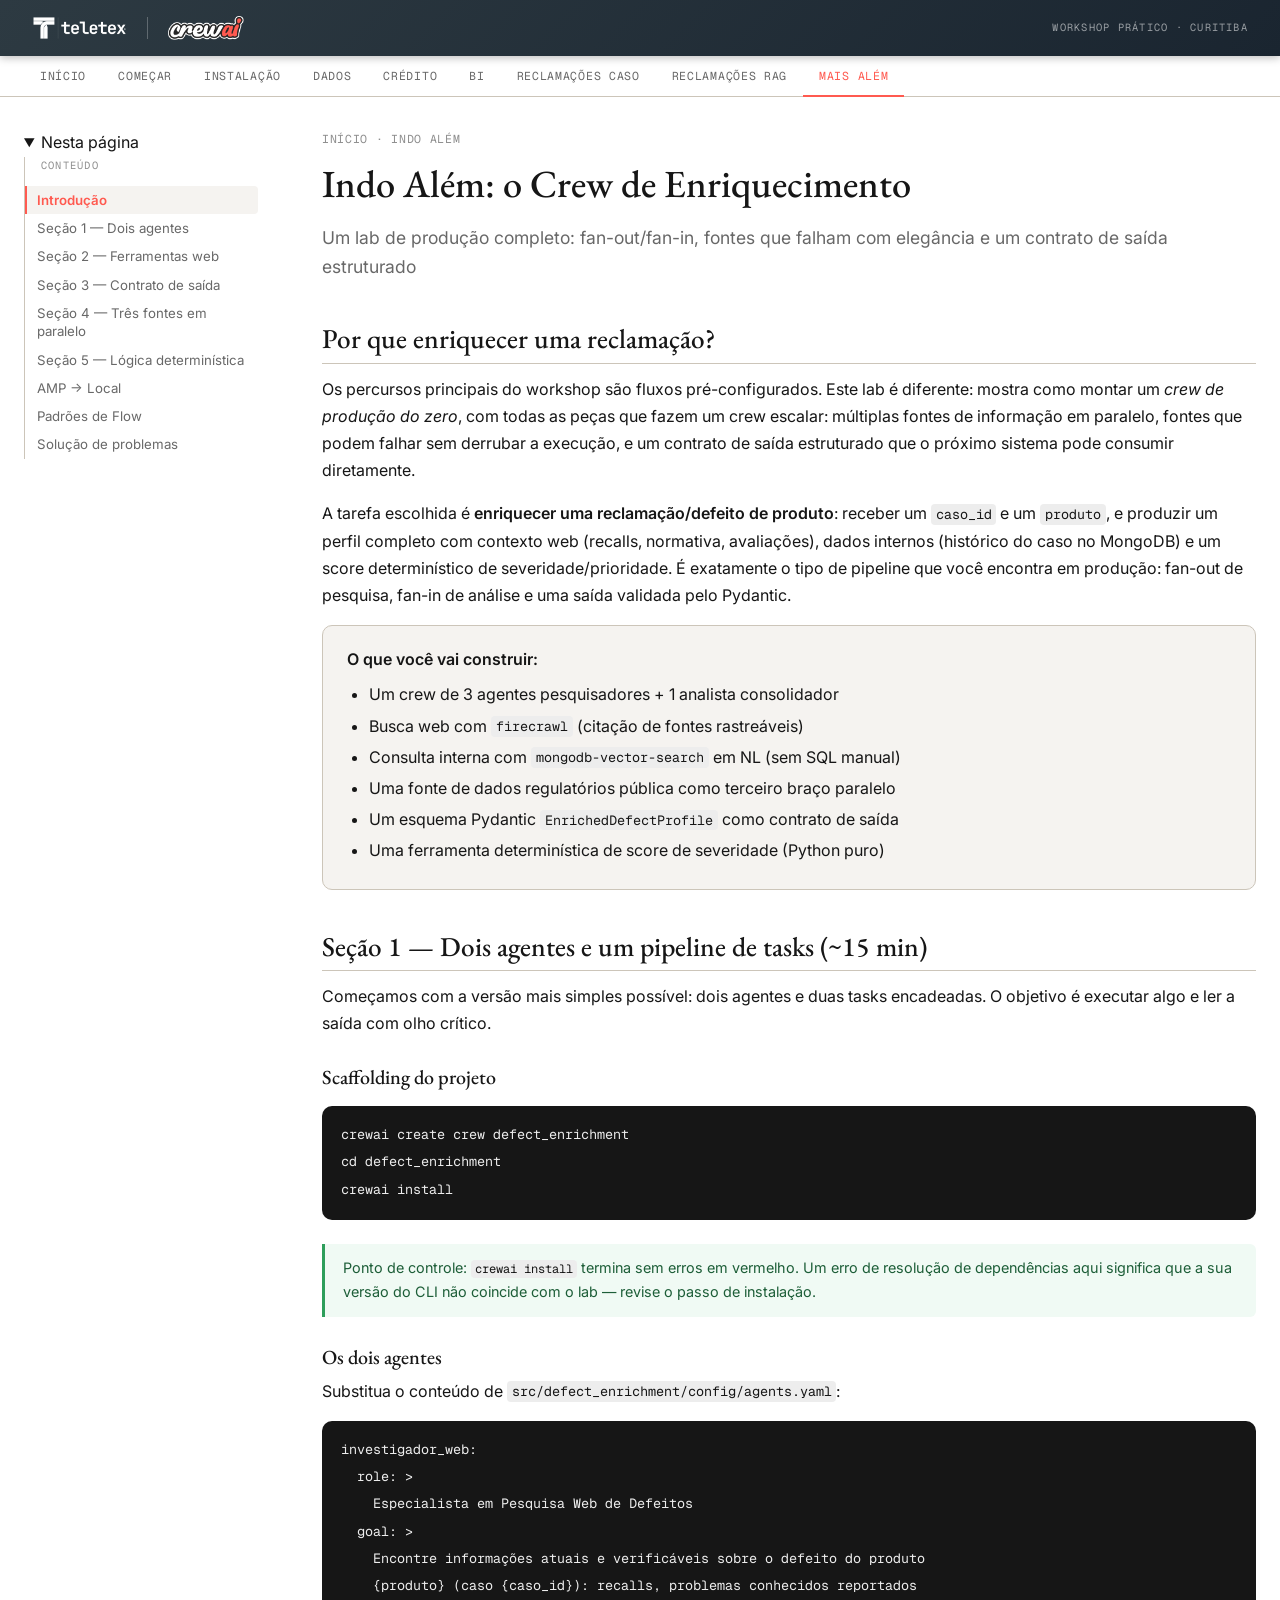
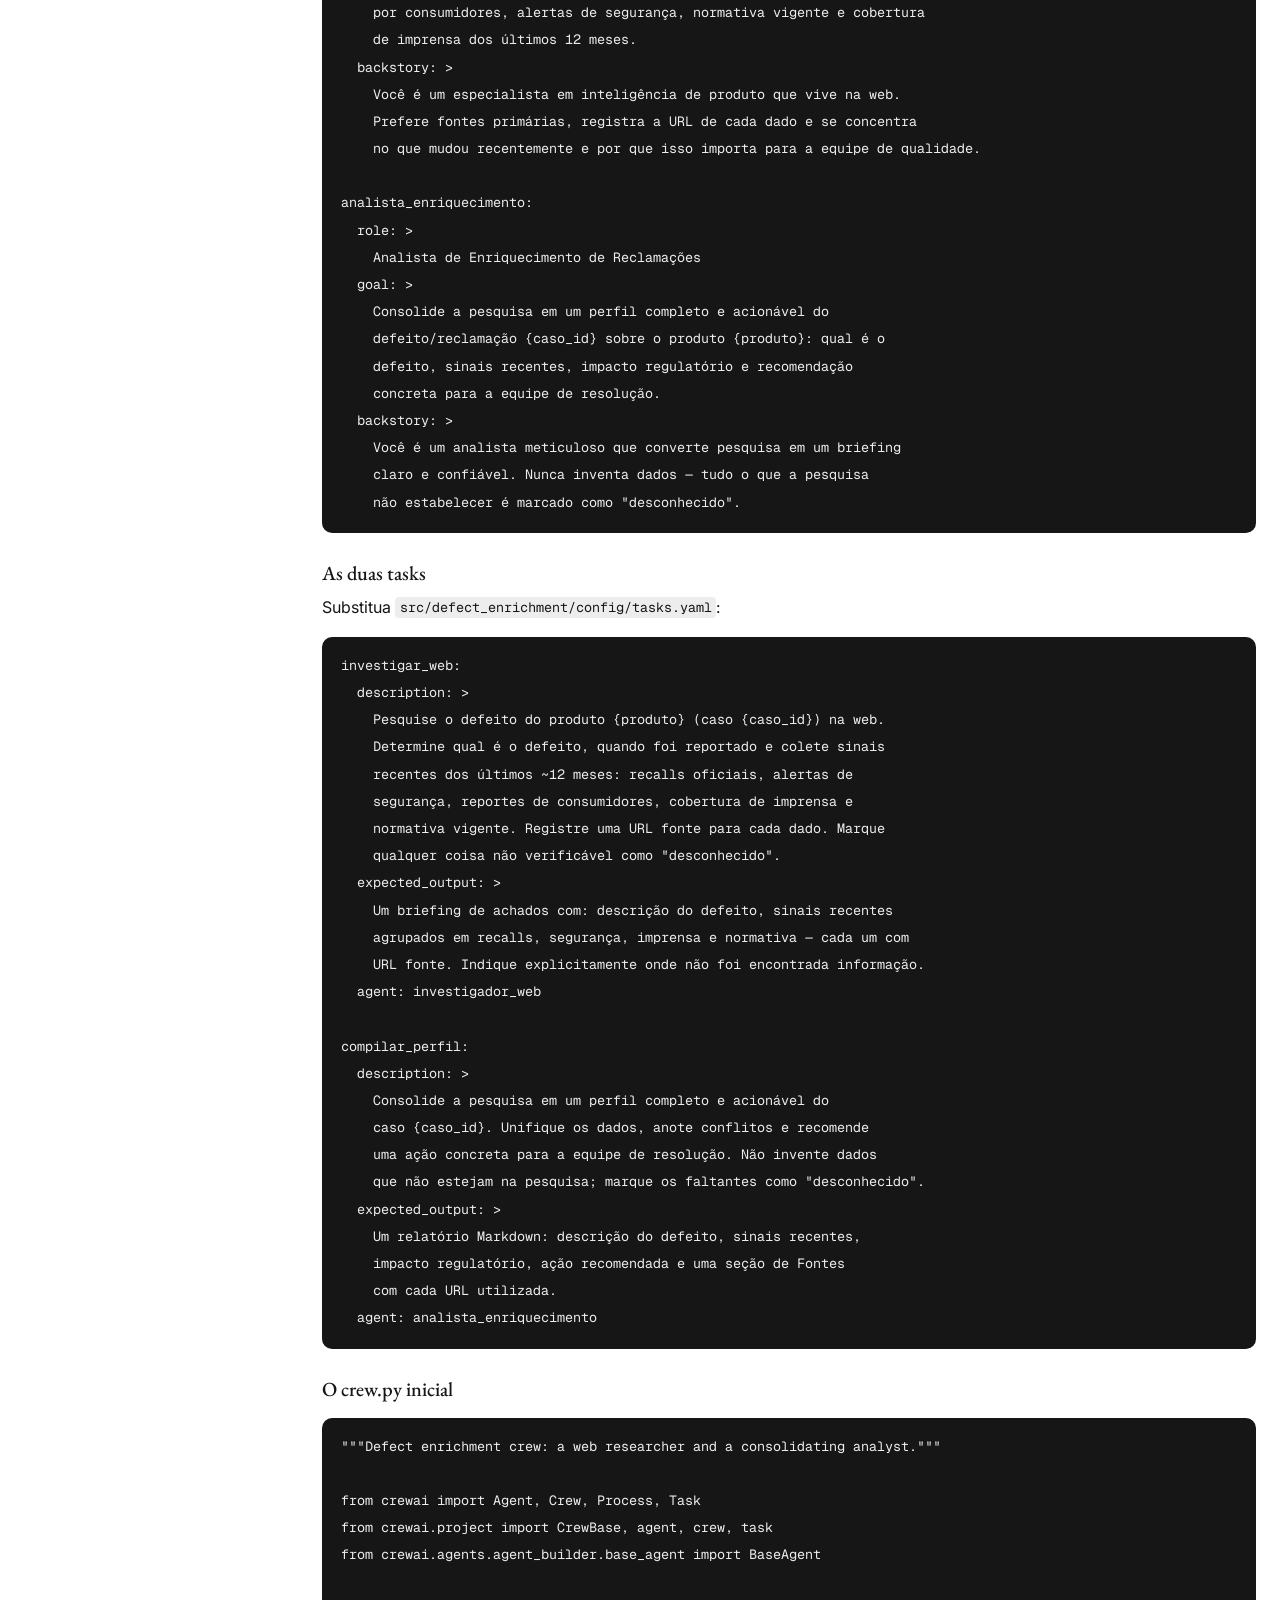
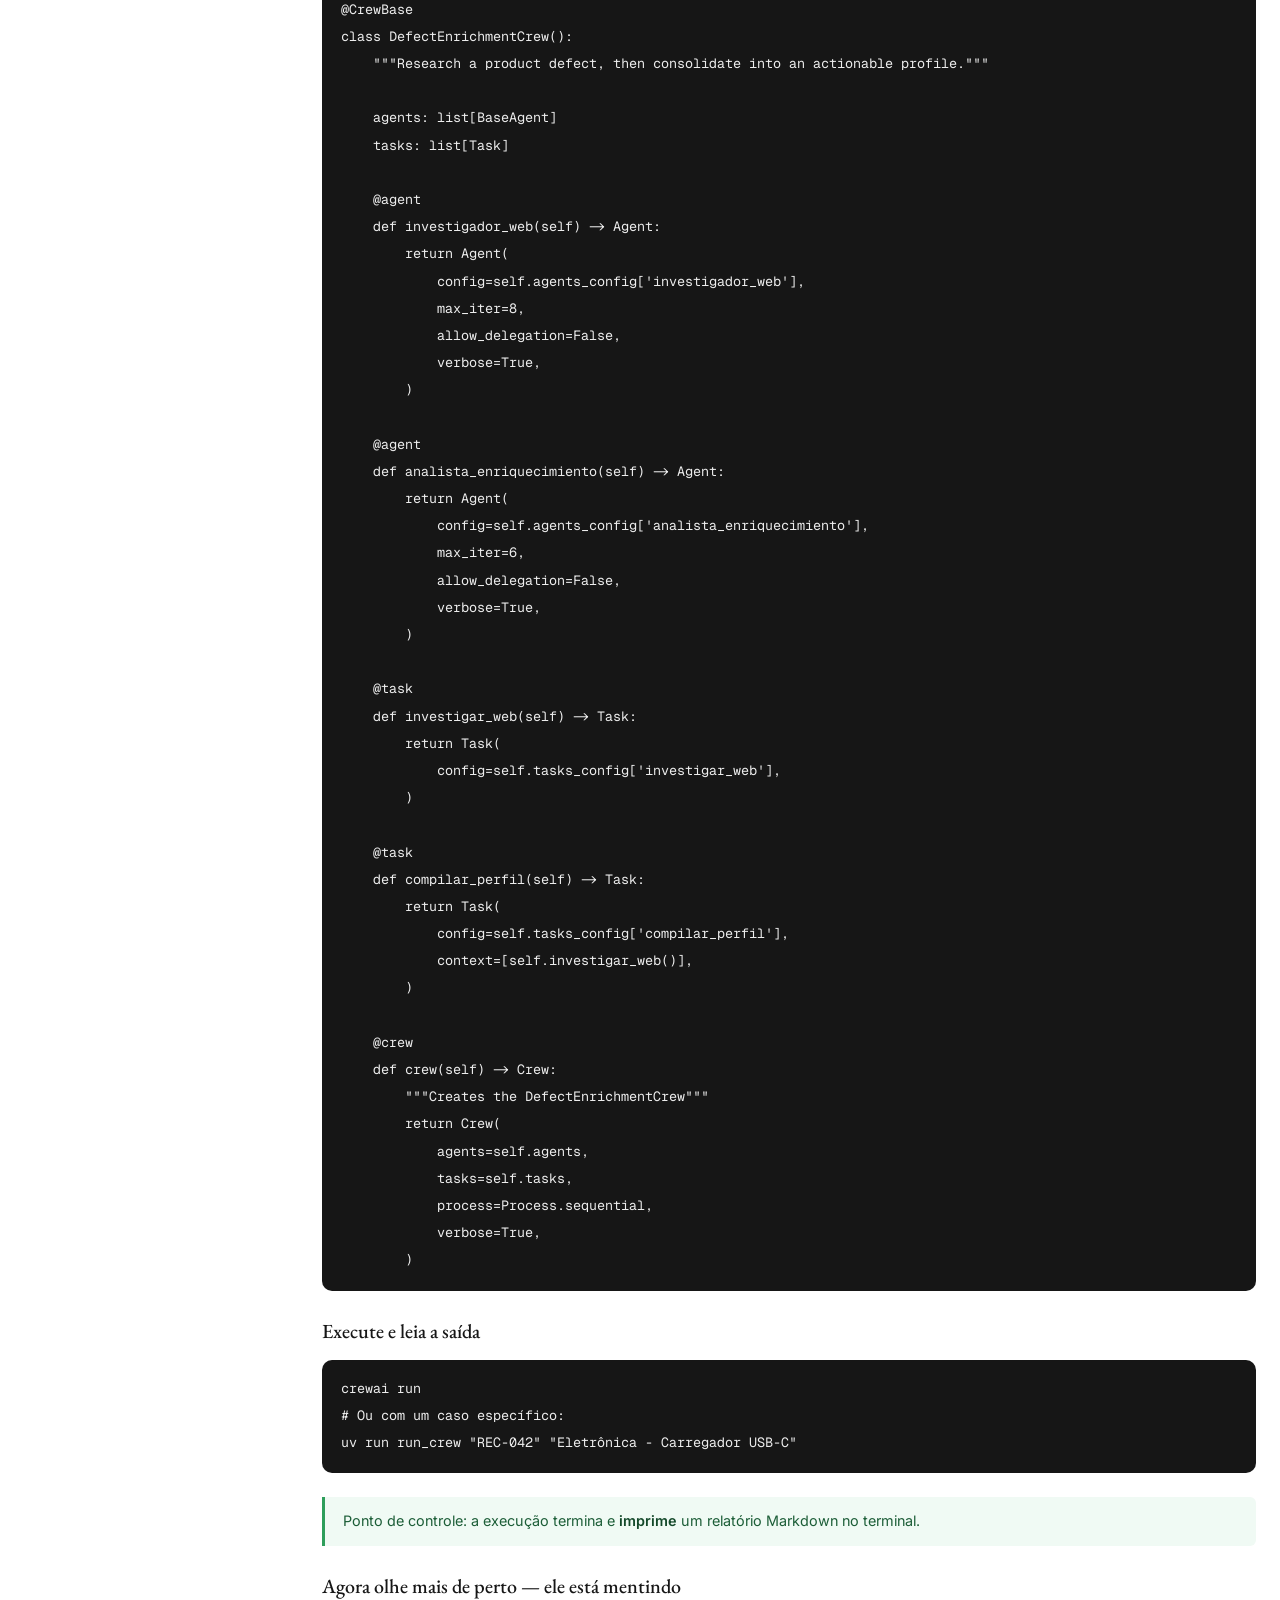
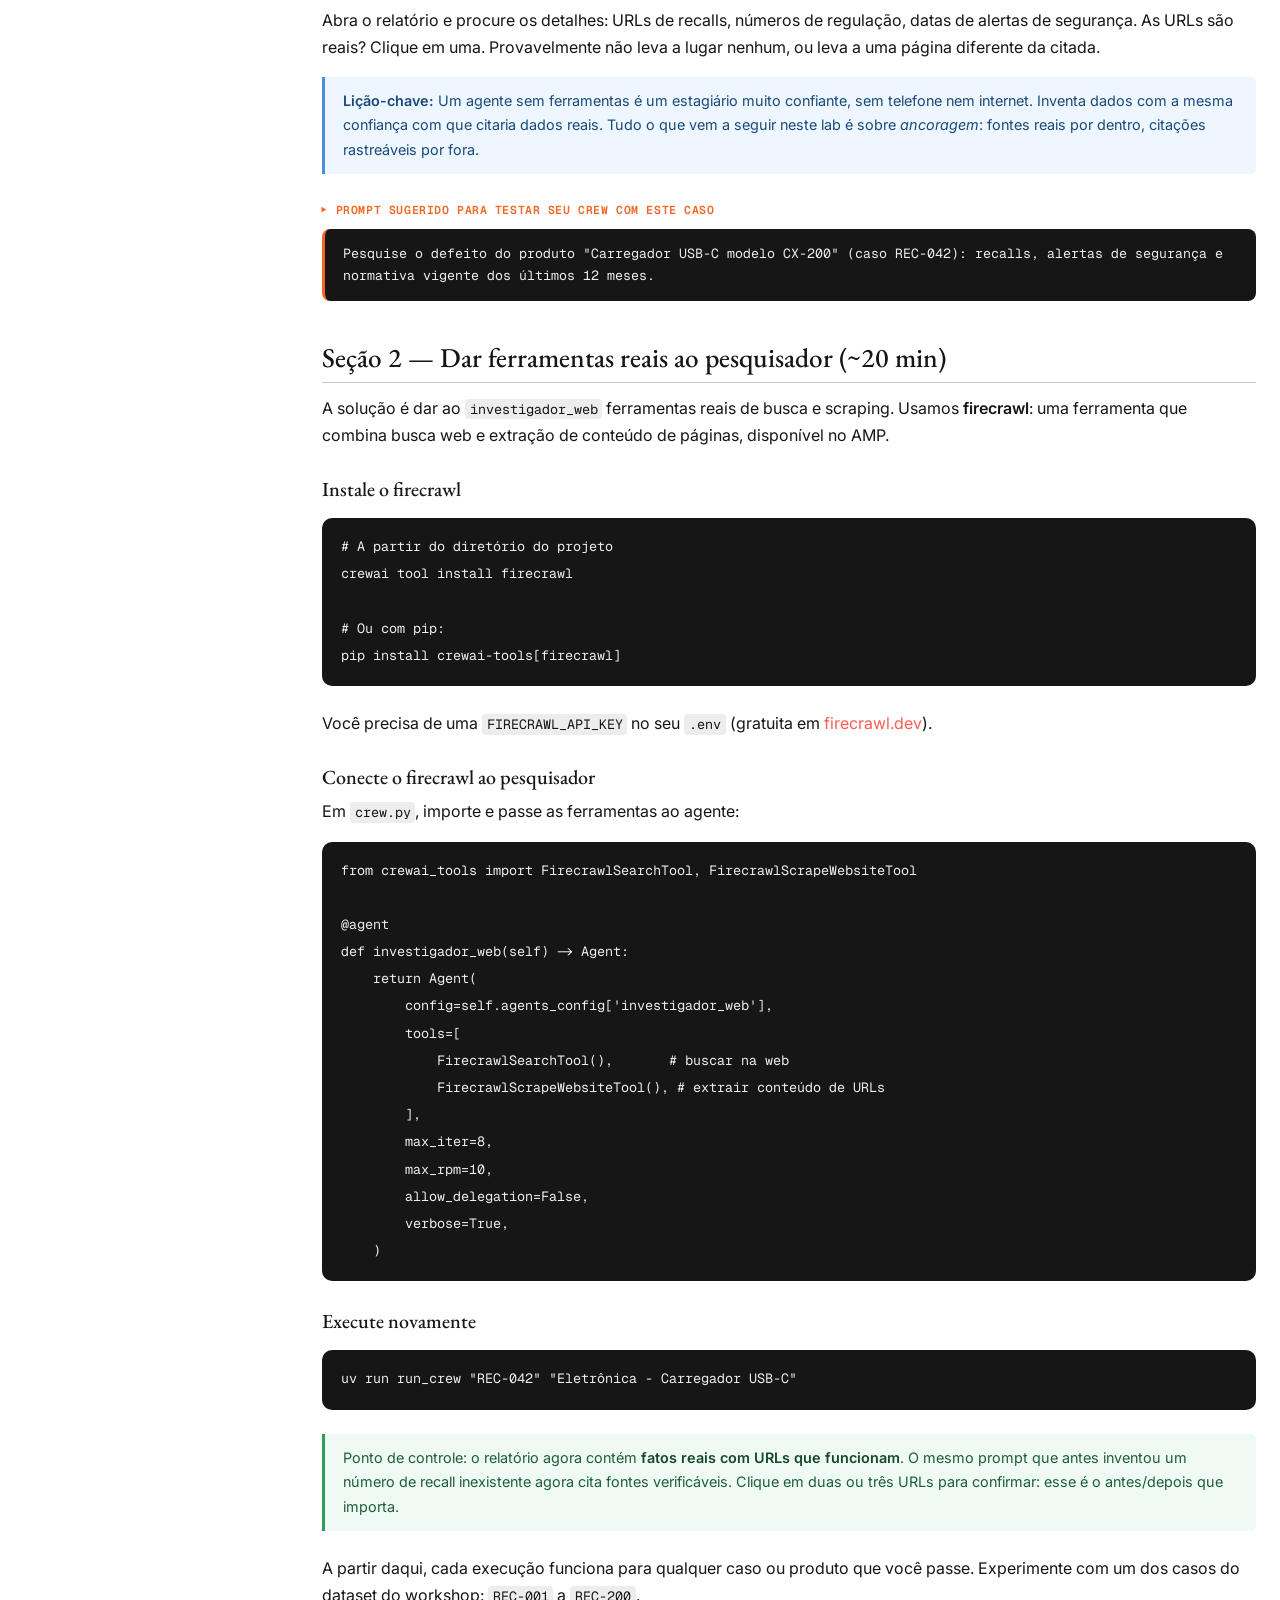
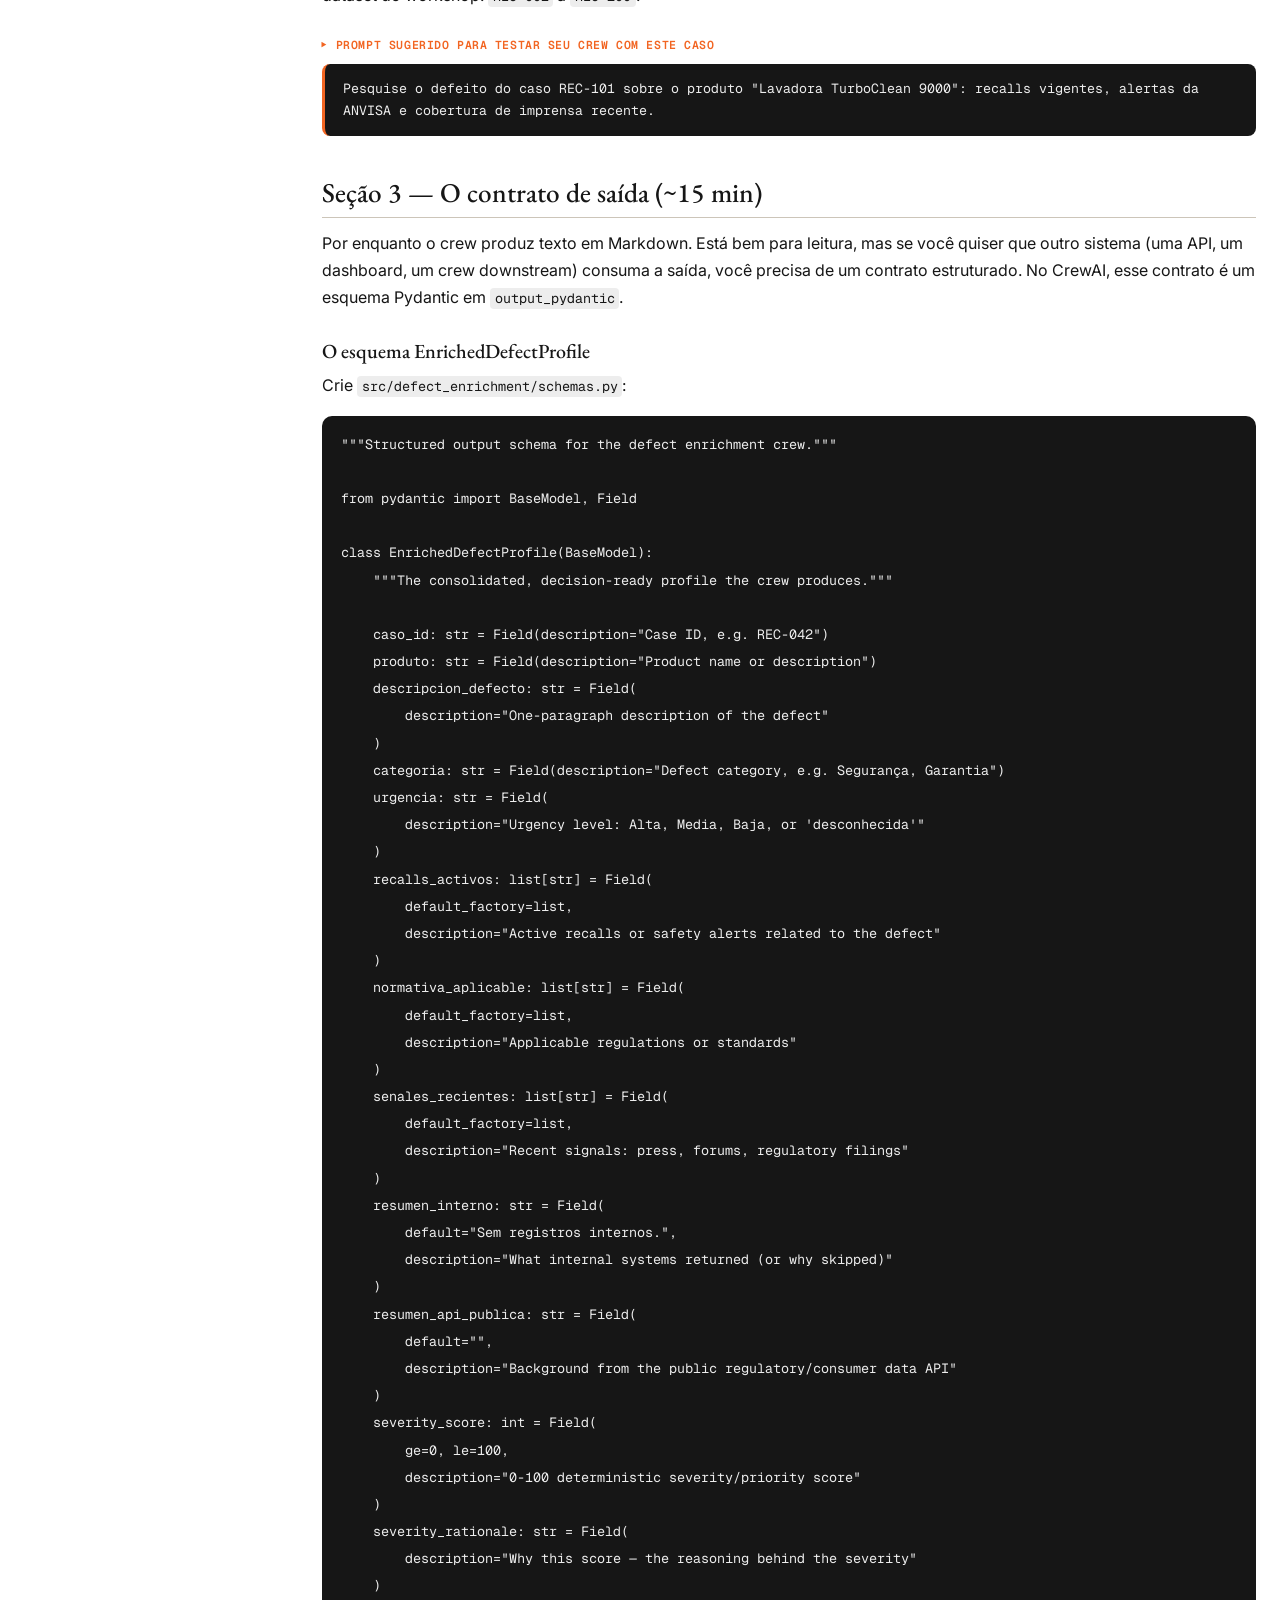
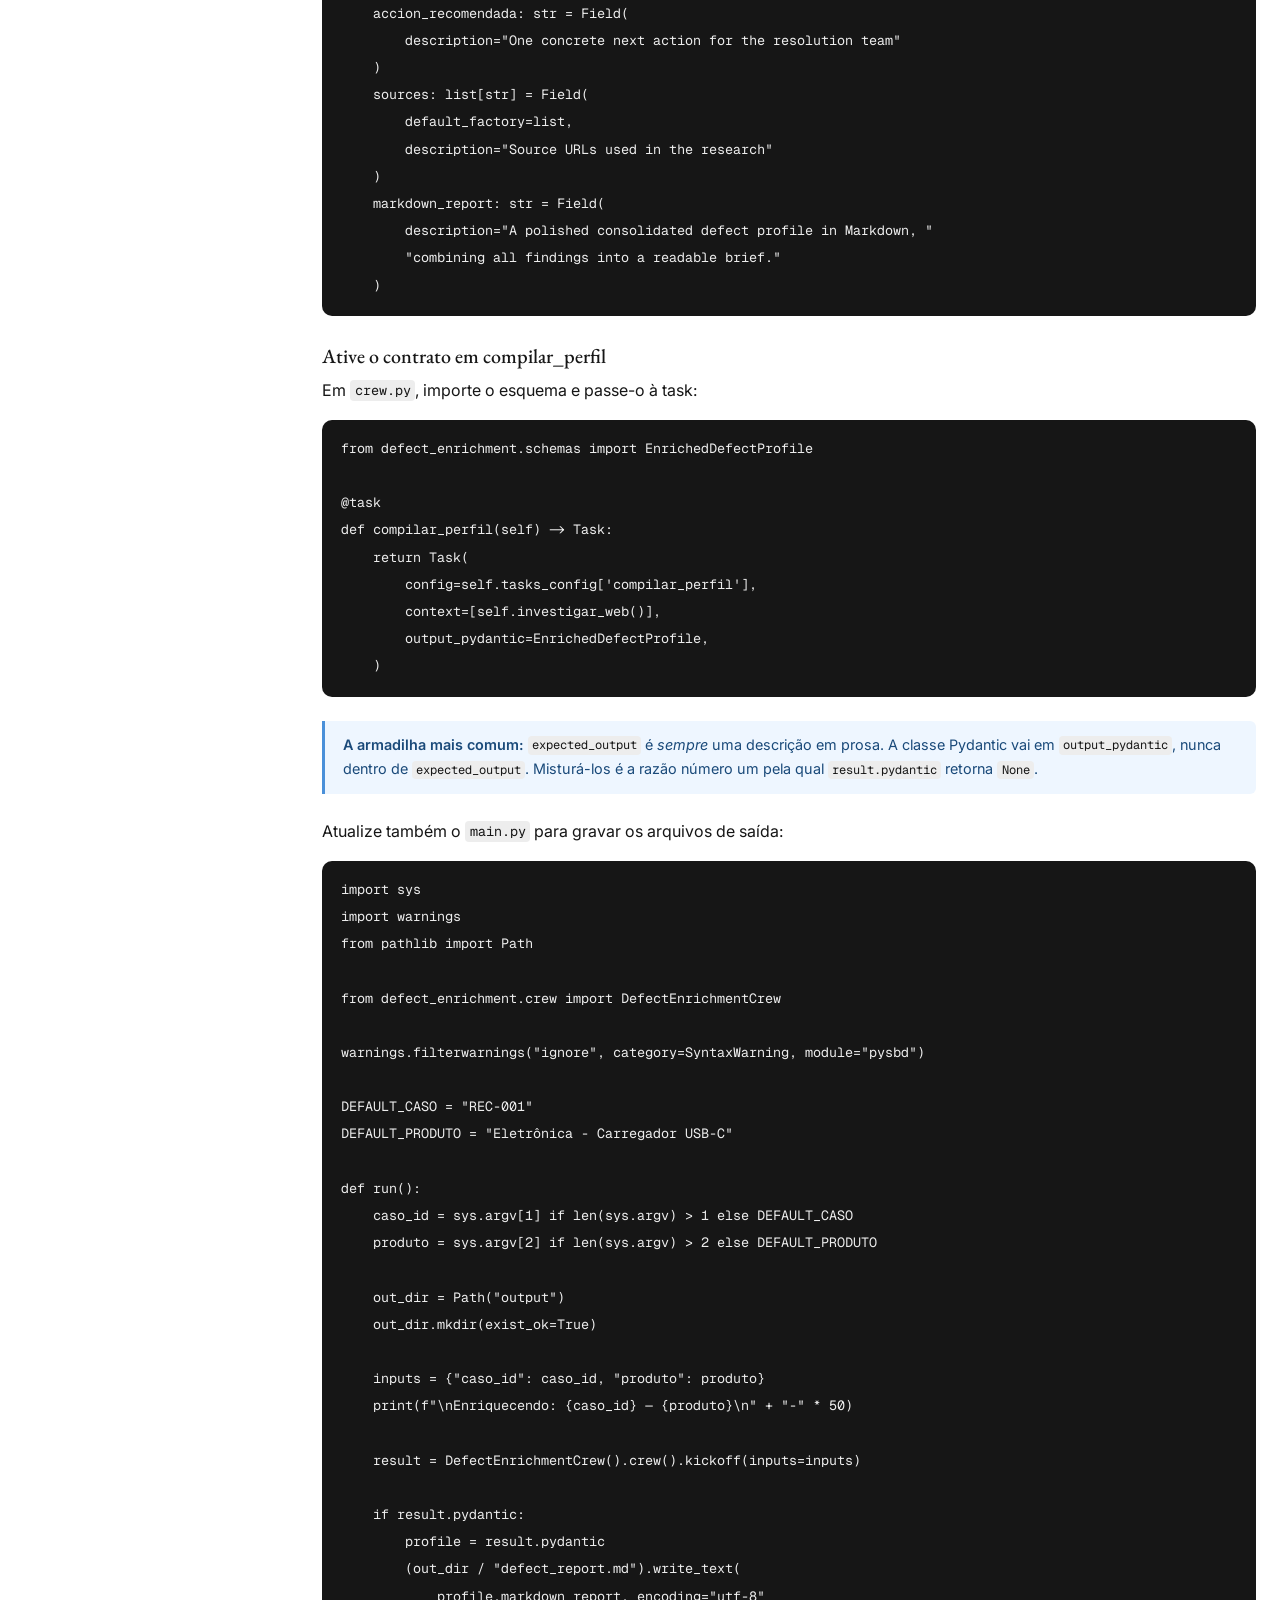
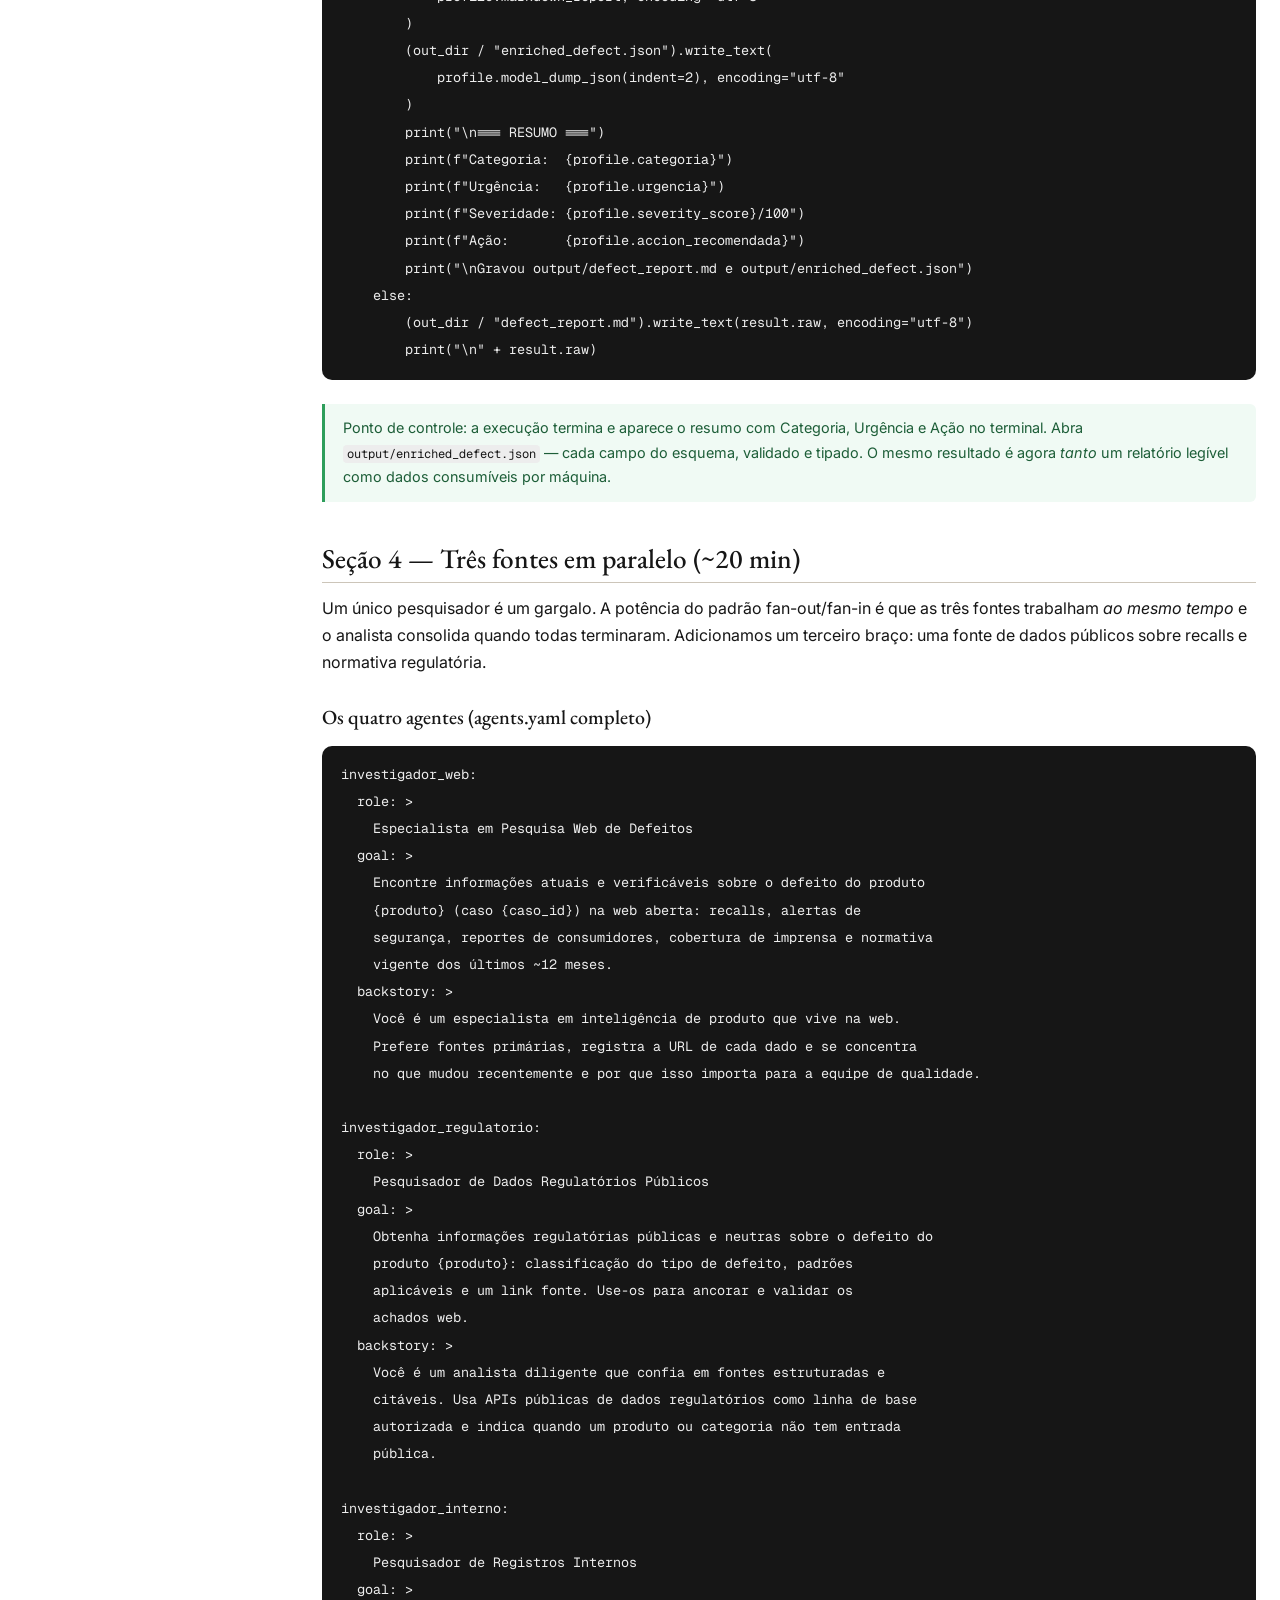
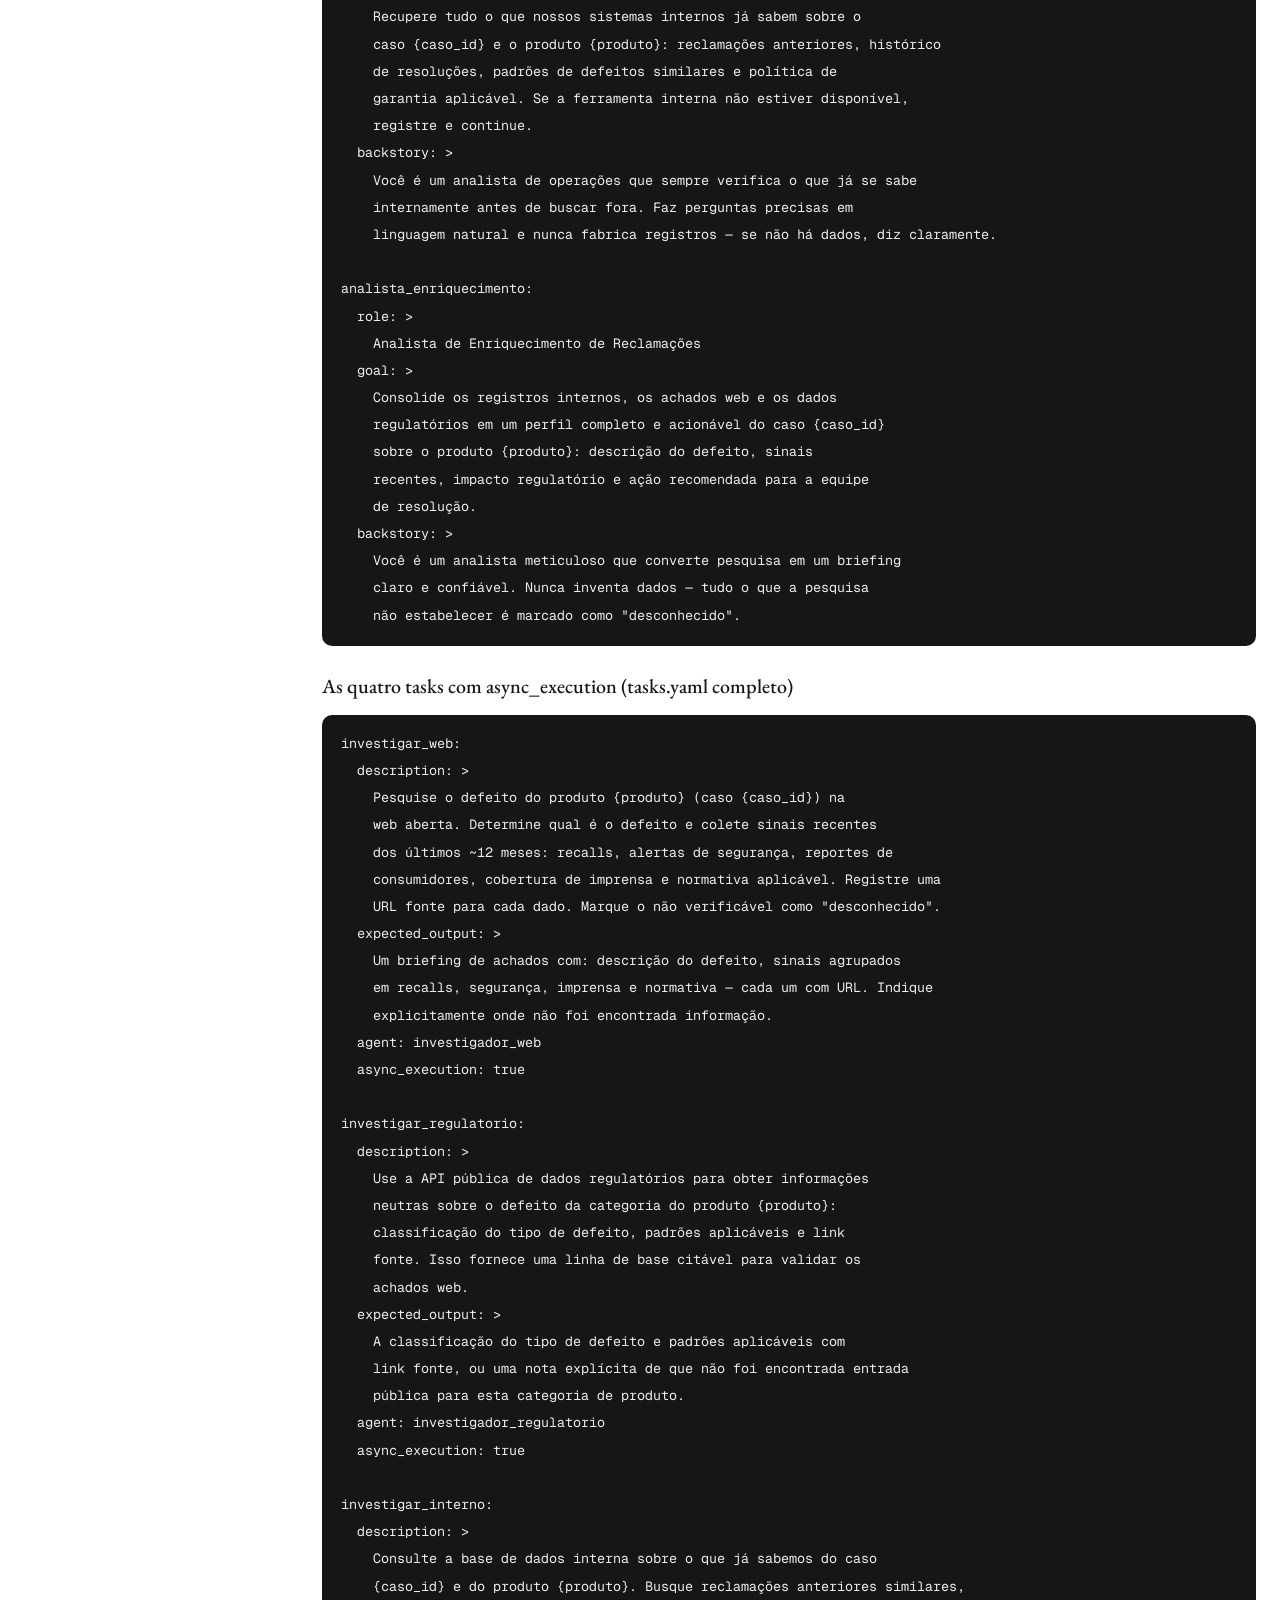
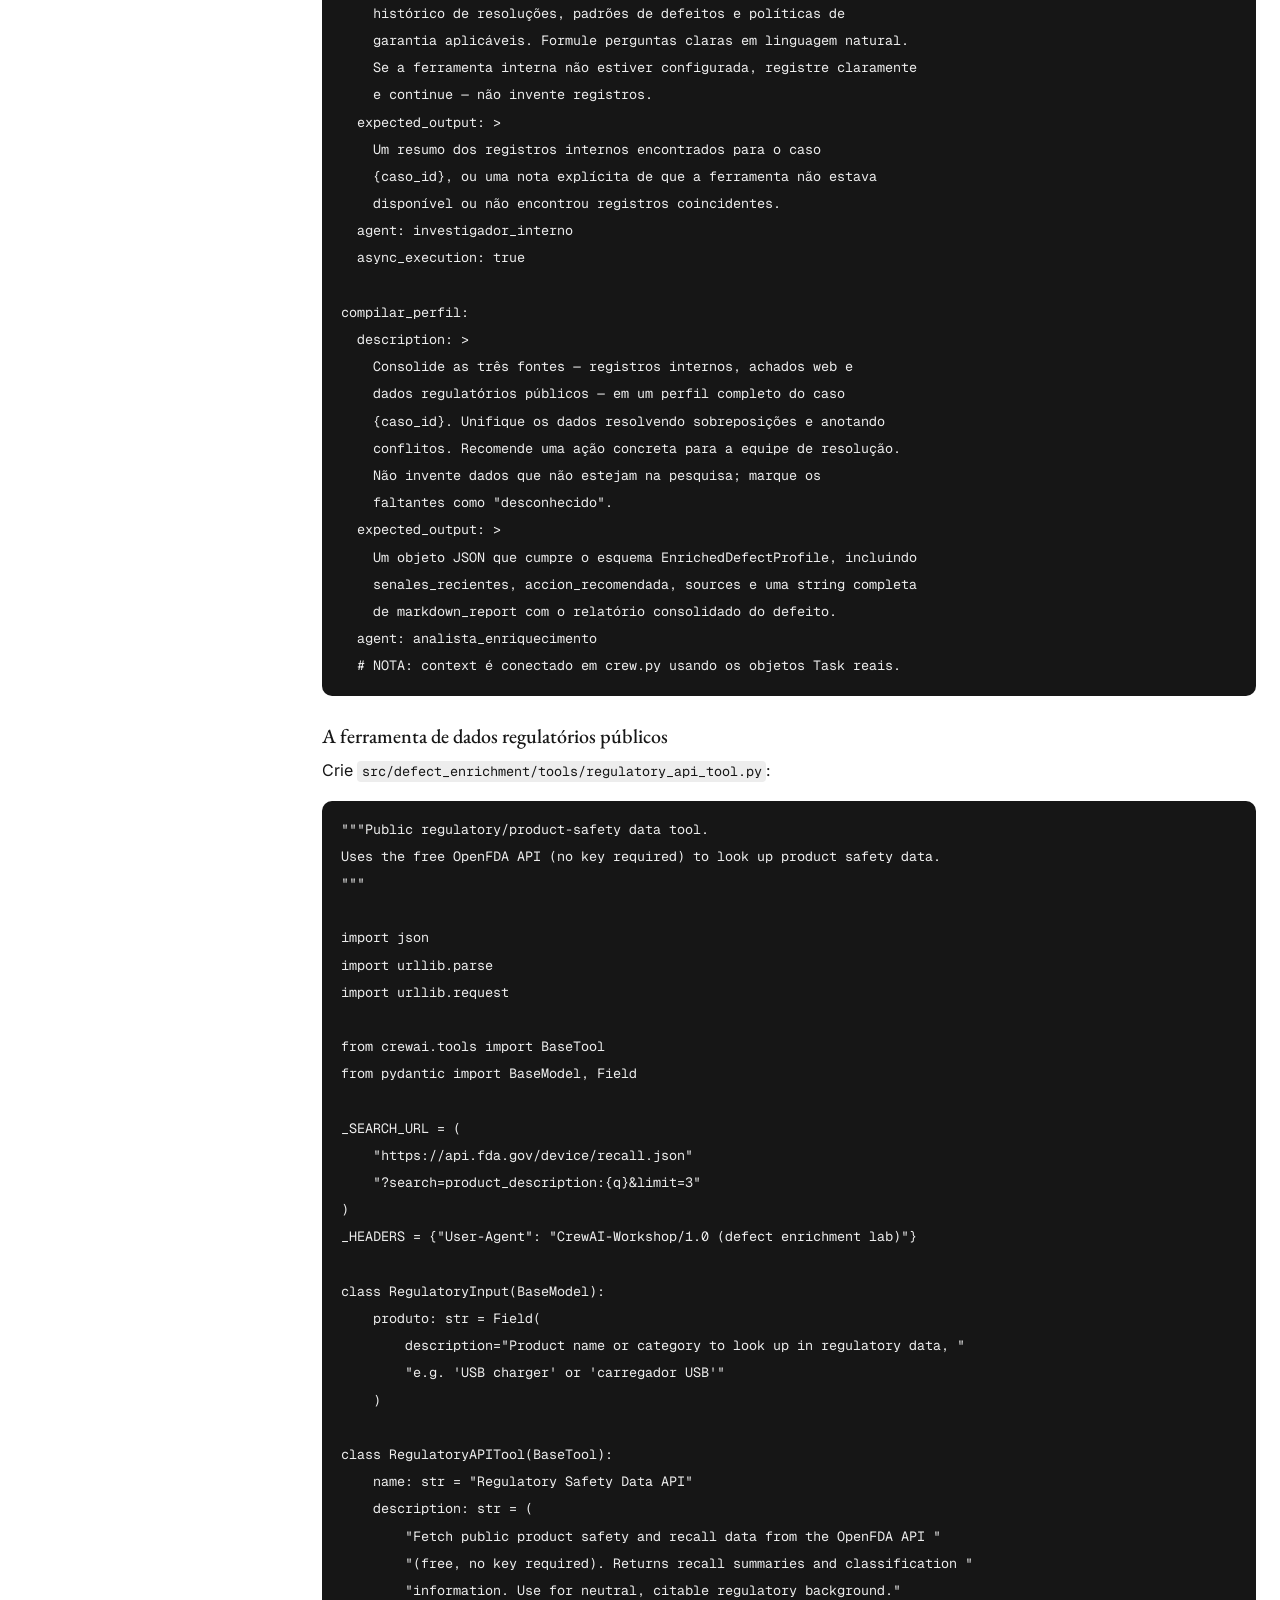
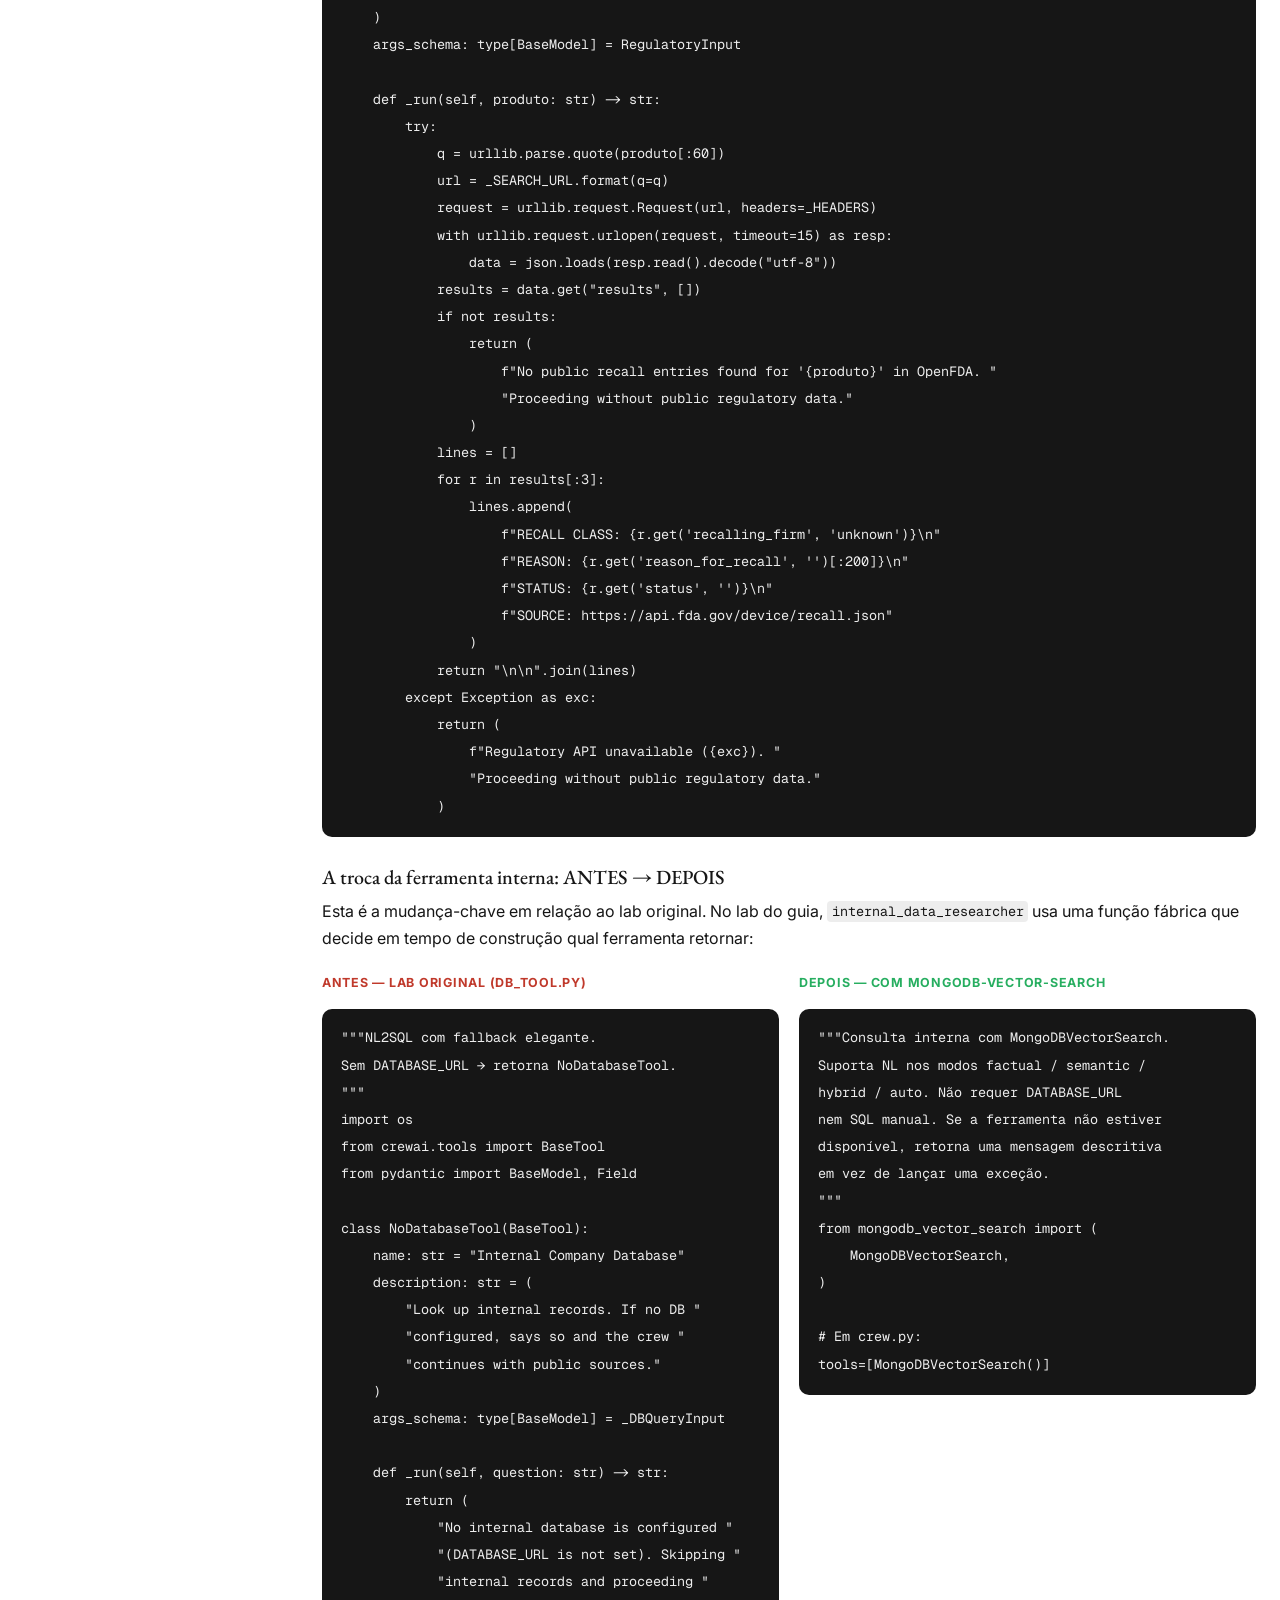
<file: ir-mas-alla.html>
<!DOCTYPE html>
<html lang="pt-BR">
<head>
  <meta charset="UTF-8">
  <meta name="viewport" content="width=device-width, initial-scale=1.0">
  <title>Indo Além — CrewAI × Teletex</title>
  <link rel="stylesheet" href="css/style.css">
  <style>
    /* page-local */
    .before-after-grid {
      display: grid;
      grid-template-columns: 1fr 1fr;
      gap: 1.25rem;
      margin: 1.25rem 0;
    }
    .before-after-grid > div > p.ba-label {
      font-size: 0.78rem;
      font-weight: 700;
      letter-spacing: 0.06em;
      text-transform: uppercase;
      margin: 0 0 0.4rem;
      color: var(--text-secondary);
    }
    .before-after-grid > div > p.ba-label.before { color: #c0392b; }
    .before-after-grid > div > p.ba-label.after  { color: #27ae60; }
    @media (max-width: 680px) {
      .before-after-grid { grid-template-columns: 1fr; }
    }
    .amp-cmd-list { list-style: none; padding: 0; margin: 1rem 0; }
    .amp-cmd-list li {
      display: flex; align-items: flex-start; gap: 0.75rem;
      padding: 0.65rem 0.9rem; border-bottom: 1px solid var(--border-light);
    }
    .amp-cmd-list li:last-child { border-bottom: none; }
    .amp-cmd-list li code { flex: 0 0 auto; background: var(--card-grey); padding: 0.15rem 0.45rem; border-radius: 4px; font-size: 0.9rem; }
    .amp-cmd-list li span { font-size: 0.9rem; color: var(--text-secondary); }
  </style>
</head>
<body>

<header class="site-header">
  <div class="header-brand">
    <img src="assets/teletex-logo.png" alt="Teletex" class="partner-logo">
    <div class="header-divider"></div>
    <a href="index.html" class="crewai-logo-link"><img src="assets/crewai-logo.png" alt="CrewAI" class="crewai-logo-img"></a>
  </div>
  <span class="header-label">Workshop Prático · Curitiba</span>
</header>

<nav class="site-nav"><ul>
  <li><a href="index.html">Início</a></li>
  <li><a href="comenzar.html">Começar</a></li>
  <li><a href="instalacion.html">Instalação</a></li>
  <li><a href="explorador.html">Dados</a></li>
  <li><a href="caso-credito.html">Crédito</a></li>
  <li><a href="caso-bi.html">BI</a></li>
  <li><a href="caso-reclamos.html">Reclamações Caso</a></li>
  <li><a href="caso-reclamos-rag.html">Reclamações RAG</a></li>
  <li><a href="ir-mas-alla.html" class="active">Mais Além</a></li>
</ul></nav>

<div class="page-layout">

  <aside class="toc-sidebar">
    <details open>
      <summary>Nesta página</summary>
      <nav>
        <p class="toc-title">Conteúdo</p>
        <a href="#intro">Introdução</a>
        <a href="#seccion-1">Seção 1 — Dois agentes</a>
        <a href="#seccion-2">Seção 2 — Ferramentas web</a>
        <a href="#seccion-3">Seção 3 — Contrato de saída</a>
        <a href="#seccion-4">Seção 4 — Três fontes em paralelo</a>
        <a href="#seccion-5">Seção 5 — Lógica determinística</a>
        <a href="#amp-local">AMP → Local</a>
        <a href="#padros-flow">Padrões de Flow</a>
        <a href="#troubleshooting">Solução de problemas</a>
      </nav>
    </details>
  </aside>

  <main class="main-content">

    <div class="page-header">
      <div class="page-breadcrumb">
        <a href="index.html">Início</a> · Indo Além
      </div>
      <h1>Indo Além: o Crew de Enriquecimento</h1>
      <p style="font-size:1.1rem; color:var(--text-secondary); margin-top:0.25rem;">
        Um lab de produção completo: fan-out/fan-in, fontes que falham com elegância e um contrato de saída estruturado
      </p>
    </div>

    <!-- ==================== INTRO ==================== -->
    <h2 id="intro">Por que enriquecer uma reclamação?</h2>

    <p>
      Os percursos principais do workshop são fluxos pré-configurados. Este lab é diferente:
      mostra como montar um <em>crew de produção do zero</em>, com todas as peças
      que fazem um crew escalar: múltiplas fontes de informação em paralelo, fontes que
      podem falhar sem derrubar a execução, e um contrato de saída estruturado que
      o próximo sistema pode consumir diretamente.
    </p>

    <p>
      A tarefa escolhida é <strong>enriquecer uma reclamação/defeito de produto</strong>:
      receber um <code>caso_id</code> e um <code>produto</code>, e produzir um perfil
      completo com contexto web (recalls, normativa, avaliações), dados internos (histórico
      do caso no MongoDB) e um score determinístico de severidade/prioridade.
      É exatamente o tipo de pipeline que você encontra em produção: fan-out de pesquisa,
      fan-in de análise e uma saída validada pelo Pydantic.
    </p>

    <div class="section-intro">
      <strong>O que você vai construir:</strong>
      <ul style="margin:0.5rem 0 0; padding-left:1.4rem;">
        <li>Um crew de 3 agentes pesquisadores + 1 analista consolidador</li>
        <li>Busca web com <code>firecrawl</code> (citação de fontes rastreáveis)</li>
        <li>Consulta interna com <code>mongodb-vector-search</code> em NL (sem SQL manual)</li>
        <li>Uma fonte de dados regulatórios pública como terceiro braço paralelo</li>
        <li>Um esquema Pydantic <code>EnrichedDefectProfile</code> como contrato de saída</li>
        <li>Uma ferramenta determinística de score de severidade (Python puro)</li>
      </ul>
    </div>

    <!-- ==================== SECCIÓN 1 ==================== -->
    <h2 id="seccion-1">Seção 1 — Dois agentes e um pipeline de tasks (~15 min)</h2>

    <p>
      Começamos com a versão mais simples possível: dois agentes e duas tasks encadeadas.
      O objetivo é executar algo e ler a saída com olho crítico.
    </p>

    <h3>Scaffolding do projeto</h3>

    <div style="position:relative">
      <span class="code-lang">bash</span>
      <pre><code>crewai create crew defect_enrichment
cd defect_enrichment
crewai install</code></pre>
    </div>

    <div class="checkpoint">
      Ponto de controle: <code>crewai install</code> termina sem erros em vermelho. Um erro de resolução de dependências aqui significa que a sua versão do CLI não coincide com o lab — revise o passo de instalação.
    </div>

    <h3>Os dois agentes</h3>

    <p>
      Substitua o conteúdo de <code>src/defect_enrichment/config/agents.yaml</code>:
    </p>

    <div style="position:relative">
      <span class="code-lang">yaml</span>
      <pre><code>investigador_web:
  role: >
    Especialista em Pesquisa Web de Defeitos
  goal: >
    Encontre informações atuais e verificáveis sobre o defeito do produto
    {produto} (caso {caso_id}): recalls, problemas conhecidos reportados
    por consumidores, alertas de segurança, normativa vigente e cobertura
    de imprensa dos últimos 12 meses.
  backstory: >
    Você é um especialista em inteligência de produto que vive na web.
    Prefere fontes primárias, registra a URL de cada dado e se concentra
    no que mudou recentemente e por que isso importa para a equipe de qualidade.

analista_enriquecimento:
  role: >
    Analista de Enriquecimento de Reclamações
  goal: >
    Consolide a pesquisa em um perfil completo e acionável do
    defeito/reclamação {caso_id} sobre o produto {produto}: qual é o
    defeito, sinais recentes, impacto regulatório e recomendação
    concreta para a equipe de resolução.
  backstory: >
    Você é um analista meticuloso que converte pesquisa em um briefing
    claro e confiável. Nunca inventa dados — tudo o que a pesquisa
    não estabelecer é marcado como "desconhecido".</code></pre>
    </div>

    <h3>As duas tasks</h3>

    <p>Substitua <code>src/defect_enrichment/config/tasks.yaml</code>:</p>

    <div style="position:relative">
      <span class="code-lang">yaml</span>
      <pre><code>investigar_web:
  description: >
    Pesquise o defeito do produto {produto} (caso {caso_id}) na web.
    Determine qual é o defeito, quando foi reportado e colete sinais
    recentes dos últimos ~12 meses: recalls oficiais, alertas de
    segurança, reportes de consumidores, cobertura de imprensa e
    normativa vigente. Registre uma URL fonte para cada dado. Marque
    qualquer coisa não verificável como "desconhecido".
  expected_output: >
    Um briefing de achados com: descrição do defeito, sinais recentes
    agrupados em recalls, segurança, imprensa e normativa — cada um com
    URL fonte. Indique explicitamente onde não foi encontrada informação.
  agent: investigador_web

compilar_perfil:
  description: >
    Consolide a pesquisa em um perfil completo e acionável do
    caso {caso_id}. Unifique os dados, anote conflitos e recomende
    uma ação concreta para a equipe de resolução. Não invente dados
    que não estejam na pesquisa; marque os faltantes como "desconhecido".
  expected_output: >
    Um relatório Markdown: descrição do defeito, sinais recentes,
    impacto regulatório, ação recomendada e uma seção de Fontes
    com cada URL utilizada.
  agent: analista_enriquecimento</code></pre>
    </div>

    <h3>O crew.py inicial</h3>

    <div style="position:relative">
      <span class="code-lang">python</span>
      <pre><code>"""Defect enrichment crew: a web researcher and a consolidating analyst."""

from crewai import Agent, Crew, Process, Task
from crewai.project import CrewBase, agent, crew, task
from crewai.agents.agent_builder.base_agent import BaseAgent

@CrewBase
class DefectEnrichmentCrew():
    """Research a product defect, then consolidate into an actionable profile."""

    agents: list[BaseAgent]
    tasks: list[Task]

    @agent
    def investigador_web(self) -> Agent:
        return Agent(
            config=self.agents_config['investigador_web'],
            max_iter=8,
            allow_delegation=False,
            verbose=True,
        )

    @agent
    def analista_enriquecimiento(self) -> Agent:
        return Agent(
            config=self.agents_config['analista_enriquecimiento'],
            max_iter=6,
            allow_delegation=False,
            verbose=True,
        )

    @task
    def investigar_web(self) -> Task:
        return Task(
            config=self.tasks_config['investigar_web'],
        )

    @task
    def compilar_perfil(self) -> Task:
        return Task(
            config=self.tasks_config['compilar_perfil'],
            context=[self.investigar_web()],
        )

    @crew
    def crew(self) -> Crew:
        """Creates the DefectEnrichmentCrew"""
        return Crew(
            agents=self.agents,
            tasks=self.tasks,
            process=Process.sequential,
            verbose=True,
        )
</code></pre>
    </div>

    <h3>Execute e leia a saída</h3>

    <div style="position:relative">
      <span class="code-lang">bash</span>
      <pre><code>crewai run
# Ou com um caso específico:
uv run run_crew "REC-042" "Eletrônica - Carregador USB-C"</code></pre>
    </div>

    <div class="checkpoint">
      Ponto de controle: a execução termina e <strong>imprime</strong> um relatório Markdown no terminal.
    </div>

    <h3>Agora olhe mais de perto — ele está mentindo</h3>

    <p>
      Abra o relatório e procure os detalhes: URLs de recalls, números de regulação,
      datas de alertas de segurança. As URLs são reais? Clique em uma.
      Provavelmente não leva a lugar nenhum, ou leva a uma página diferente da citada.
    </p>

    <div class="info-box">
      <strong>Lição-chave:</strong> Um agente sem ferramentas é um estagiário muito confiante, sem telefone nem internet. Inventa dados com a mesma confiança com que citaria dados reais. Tudo o que vem a seguir neste lab é sobre <em>ancoragem</em>: fontes reais por dentro, citações rastreáveis por fora.
    </div>

    <p class="prompt-group-label">Prompt sugerido para testar seu crew com este caso</p>
    <div class="prompt-example">
      Pesquise o defeito do produto "Carregador USB-C modelo CX-200" (caso REC-042): recalls, alertas de segurança e normativa vigente dos últimos 12 meses.
    </div>

    <!-- ==================== SECCIÓN 2 ==================== -->
    <h2 id="seccion-2">Seção 2 — Dar ferramentas reais ao pesquisador (~20 min)</h2>

    <p>
      A solução é dar ao <code>investigador_web</code> ferramentas reais de busca
      e scraping. Usamos <strong>firecrawl</strong>: uma ferramenta que combina busca
      web e extração de conteúdo de páginas, disponível no AMP.
    </p>

    <h3>Instale o firecrawl</h3>

    <div style="position:relative">
      <span class="code-lang">bash</span>
      <pre><code># A partir do diretório do projeto
crewai tool install firecrawl

# Ou com pip:
pip install crewai-tools[firecrawl]</code></pre>
    </div>

    <p>
      Você precisa de uma <code>FIRECRAWL_API_KEY</code> no seu <code>.env</code>
      (gratuita em <a href="https://firecrawl.dev" target="_blank">firecrawl.dev</a>).
    </p>

    <h3>Conecte o firecrawl ao pesquisador</h3>

    <p>
      Em <code>crew.py</code>, importe e passe as ferramentas ao agente:
    </p>

    <div style="position:relative">
      <span class="code-lang">python</span>
      <pre><code>from crewai_tools import FirecrawlSearchTool, FirecrawlScrapeWebsiteTool

@agent
def investigador_web(self) -> Agent:
    return Agent(
        config=self.agents_config['investigador_web'],
        tools=[
            FirecrawlSearchTool(),       # buscar na web
            FirecrawlScrapeWebsiteTool(), # extrair conteúdo de URLs
        ],
        max_iter=8,
        max_rpm=10,
        allow_delegation=False,
        verbose=True,
    )
</code></pre>
    </div>

    <h3>Execute novamente</h3>

    <div style="position:relative">
      <span class="code-lang">bash</span>
      <pre><code>uv run run_crew "REC-042" "Eletrônica - Carregador USB-C"</code></pre>
    </div>

    <div class="checkpoint">
      Ponto de controle: o relatório agora contém <strong>fatos reais com URLs que funcionam</strong>. O mesmo prompt que antes inventou um número de recall inexistente agora cita fontes verificáveis. Clique em duas ou três URLs para confirmar: esse é o antes/depois que importa.
    </div>

    <p>
      A partir daqui, cada execução funciona para qualquer caso ou produto que você passe.
      Experimente com um dos casos do dataset do workshop: <code>REC-001</code> a <code>REC-200</code>.
    </p>

    <p class="prompt-group-label">Prompt sugerido para testar seu crew com este caso</p>
    <div class="prompt-example">
      Pesquise o defeito do caso REC-101 sobre o produto "Lavadora TurboClean 9000": recalls vigentes, alertas da ANVISA e cobertura de imprensa recente.
    </div>

    <!-- ==================== SECCIÓN 3 ==================== -->
    <h2 id="seccion-3">Seção 3 — O contrato de saída (~15 min)</h2>

    <p>
      Por enquanto o crew produz texto em Markdown. Está bem para leitura, mas se você quiser
      que outro sistema (uma API, um dashboard, um crew downstream) consuma a saída,
      você precisa de um contrato estruturado. No CrewAI, esse contrato é um esquema Pydantic
      em <code>output_pydantic</code>.
    </p>

    <h3>O esquema EnrichedDefectProfile</h3>

    <p>Crie <code>src/defect_enrichment/schemas.py</code>:</p>

    <div style="position:relative">
      <span class="code-lang">python</span>
      <pre><code>"""Structured output schema for the defect enrichment crew."""

from pydantic import BaseModel, Field

class EnrichedDefectProfile(BaseModel):
    """The consolidated, decision-ready profile the crew produces."""

    caso_id: str = Field(description="Case ID, e.g. REC-042")
    produto: str = Field(description="Product name or description")
    descripcion_defecto: str = Field(
        description="One-paragraph description of the defect"
    )
    categoria: str = Field(description="Defect category, e.g. Segurança, Garantia")
    urgencia: str = Field(
        description="Urgency level: Alta, Media, Baja, or 'desconhecida'"
    )
    recalls_activos: list[str] = Field(
        default_factory=list,
        description="Active recalls or safety alerts related to the defect"
    )
    normativa_aplicable: list[str] = Field(
        default_factory=list,
        description="Applicable regulations or standards"
    )
    senales_recientes: list[str] = Field(
        default_factory=list,
        description="Recent signals: press, forums, regulatory filings"
    )
    resumen_interno: str = Field(
        default="Sem registros internos.",
        description="What internal systems returned (or why skipped)"
    )
    resumen_api_publica: str = Field(
        default="",
        description="Background from the public regulatory/consumer data API"
    )
    severity_score: int = Field(
        ge=0, le=100,
        description="0-100 deterministic severity/priority score"
    )
    severity_rationale: str = Field(
        description="Why this score — the reasoning behind the severity"
    )
    accion_recomendada: str = Field(
        description="One concrete next action for the resolution team"
    )
    sources: list[str] = Field(
        default_factory=list,
        description="Source URLs used in the research"
    )
    markdown_report: str = Field(
        description="A polished consolidated defect profile in Markdown, "
        "combining all findings into a readable brief."
    )
</code></pre>
    </div>

    <h3>Ative o contrato em compilar_perfil</h3>

    <p>Em <code>crew.py</code>, importe o esquema e passe-o à task:</p>

    <div style="position:relative">
      <span class="code-lang">python</span>
      <pre><code>from defect_enrichment.schemas import EnrichedDefectProfile

@task
def compilar_perfil(self) -> Task:
    return Task(
        config=self.tasks_config['compilar_perfil'],
        context=[self.investigar_web()],
        output_pydantic=EnrichedDefectProfile,
    )
</code></pre>
    </div>

    <div class="info-box">
      <strong>A armadilha mais comum:</strong> <code>expected_output</code> é <em>sempre</em> uma descrição em prosa. A classe Pydantic vai em <code>output_pydantic</code>, nunca dentro de <code>expected_output</code>. Misturá-los é a razão número um pela qual <code>result.pydantic</code> retorna <code>None</code>.
    </div>

    <p>
      Atualize também o <code>main.py</code> para gravar os arquivos de saída:
    </p>

    <div style="position:relative">
      <span class="code-lang">python</span>
      <pre><code>import sys
import warnings
from pathlib import Path

from defect_enrichment.crew import DefectEnrichmentCrew

warnings.filterwarnings("ignore", category=SyntaxWarning, module="pysbd")

DEFAULT_CASO = "REC-001"
DEFAULT_PRODUTO = "Eletrônica - Carregador USB-C"

def run():
    caso_id = sys.argv[1] if len(sys.argv) > 1 else DEFAULT_CASO
    produto = sys.argv[2] if len(sys.argv) > 2 else DEFAULT_PRODUTO

    out_dir = Path("output")
    out_dir.mkdir(exist_ok=True)

    inputs = {"caso_id": caso_id, "produto": produto}
    print(f"\nEnriquecendo: {caso_id} — {produto}\n" + "-" * 50)

    result = DefectEnrichmentCrew().crew().kickoff(inputs=inputs)

    if result.pydantic:
        profile = result.pydantic
        (out_dir / "defect_report.md").write_text(
            profile.markdown_report, encoding="utf-8"
        )
        (out_dir / "enriched_defect.json").write_text(
            profile.model_dump_json(indent=2), encoding="utf-8"
        )
        print("\n=== RESUMO ===")
        print(f"Categoria:  {profile.categoria}")
        print(f"Urgência:   {profile.urgencia}")
        print(f"Severidade: {profile.severity_score}/100")
        print(f"Ação:       {profile.accion_recomendada}")
        print("\nGravou output/defect_report.md e output/enriched_defect.json")
    else:
        (out_dir / "defect_report.md").write_text(result.raw, encoding="utf-8")
        print("\n" + result.raw)
</code></pre>
    </div>

    <div class="checkpoint">
      Ponto de controle: a execução termina e aparece o resumo com Categoria, Urgência e Ação no terminal. Abra <code>output/enriched_defect.json</code> — cada campo do esquema, validado e tipado. O mesmo resultado é agora <em>tanto</em> um relatório legível como dados consumíveis por máquina.
    </div>

    <!-- ==================== SECCIÓN 4 ==================== -->
    <h2 id="seccion-4">Seção 4 — Três fontes em paralelo (~20 min)</h2>

    <p>
      Um único pesquisador é um gargalo. A potência do padrão fan-out/fan-in
      é que as três fontes trabalham <em>ao mesmo tempo</em> e o analista consolida
      quando todas terminaram. Adicionamos um terceiro braço: uma fonte de dados públicos
      sobre recalls e normativa regulatória.
    </p>

    <h3>Os quatro agentes (agents.yaml completo)</h3>

    <div style="position:relative">
      <span class="code-lang">yaml</span>
      <pre><code>investigador_web:
  role: >
    Especialista em Pesquisa Web de Defeitos
  goal: >
    Encontre informações atuais e verificáveis sobre o defeito do produto
    {produto} (caso {caso_id}) na web aberta: recalls, alertas de
    segurança, reportes de consumidores, cobertura de imprensa e normativa
    vigente dos últimos ~12 meses.
  backstory: >
    Você é um especialista em inteligência de produto que vive na web.
    Prefere fontes primárias, registra a URL de cada dado e se concentra
    no que mudou recentemente e por que isso importa para a equipe de qualidade.

investigador_regulatorio:
  role: >
    Pesquisador de Dados Regulatórios Públicos
  goal: >
    Obtenha informações regulatórias públicas e neutras sobre o defeito do
    produto {produto}: classificação do tipo de defeito, padrões
    aplicáveis e um link fonte. Use-os para ancorar e validar os
    achados web.
  backstory: >
    Você é um analista diligente que confia em fontes estruturadas e
    citáveis. Usa APIs públicas de dados regulatórios como linha de base
    autorizada e indica quando um produto ou categoria não tem entrada
    pública.

investigador_interno:
  role: >
    Pesquisador de Registros Internos
  goal: >
    Recupere tudo o que nossos sistemas internos já sabem sobre o
    caso {caso_id} e o produto {produto}: reclamações anteriores, histórico
    de resoluções, padrões de defeitos similares e política de
    garantia aplicável. Se a ferramenta interna não estiver disponível,
    registre e continue.
  backstory: >
    Você é um analista de operações que sempre verifica o que já se sabe
    internamente antes de buscar fora. Faz perguntas precisas em
    linguagem natural e nunca fabrica registros — se não há dados, diz claramente.

analista_enriquecimento:
  role: >
    Analista de Enriquecimento de Reclamações
  goal: >
    Consolide os registros internos, os achados web e os dados
    regulatórios em um perfil completo e acionável do caso {caso_id}
    sobre o produto {produto}: descrição do defeito, sinais
    recentes, impacto regulatório e ação recomendada para a equipe
    de resolução.
  backstory: >
    Você é um analista meticuloso que converte pesquisa em um briefing
    claro e confiável. Nunca inventa dados — tudo o que a pesquisa
    não estabelecer é marcado como "desconhecido".</code></pre>
    </div>

    <h3>As quatro tasks com async_execution (tasks.yaml completo)</h3>

    <div style="position:relative">
      <span class="code-lang">yaml</span>
      <pre><code>investigar_web:
  description: >
    Pesquise o defeito do produto {produto} (caso {caso_id}) na
    web aberta. Determine qual é o defeito e colete sinais recentes
    dos últimos ~12 meses: recalls, alertas de segurança, reportes de
    consumidores, cobertura de imprensa e normativa aplicável. Registre uma
    URL fonte para cada dado. Marque o não verificável como "desconhecido".
  expected_output: >
    Um briefing de achados com: descrição do defeito, sinais agrupados
    em recalls, segurança, imprensa e normativa — cada um com URL. Indique
    explicitamente onde não foi encontrada informação.
  agent: investigador_web
  async_execution: true

investigar_regulatorio:
  description: >
    Use a API pública de dados regulatórios para obter informações
    neutras sobre o defeito da categoria do produto {produto}:
    classificação do tipo de defeito, padrões aplicáveis e link
    fonte. Isso fornece uma linha de base citável para validar os
    achados web.
  expected_output: >
    A classificação do tipo de defeito e padrões aplicáveis com
    link fonte, ou uma nota explícita de que não foi encontrada entrada
    pública para esta categoria de produto.
  agent: investigador_regulatorio
  async_execution: true

investigar_interno:
  description: >
    Consulte a base de dados interna sobre o que já sabemos do caso
    {caso_id} e do produto {produto}. Busque reclamações anteriores similares,
    histórico de resoluções, padrões de defeitos e políticas de
    garantia aplicáveis. Formule perguntas claras em linguagem natural.
    Se a ferramenta interna não estiver configurada, registre claramente
    e continue — não invente registros.
  expected_output: >
    Um resumo dos registros internos encontrados para o caso
    {caso_id}, ou uma nota explícita de que a ferramenta não estava
    disponível ou não encontrou registros coincidentes.
  agent: investigador_interno
  async_execution: true

compilar_perfil:
  description: >
    Consolide as três fontes — registros internos, achados web e
    dados regulatórios públicos — em um perfil completo do caso
    {caso_id}. Unifique os dados resolvendo sobreposições e anotando
    conflitos. Recomende uma ação concreta para a equipe de resolução.
    Não invente dados que não estejam na pesquisa; marque os
    faltantes como "desconhecido".
  expected_output: >
    Um objeto JSON que cumpre o esquema EnrichedDefectProfile, incluindo
    senales_recientes, accion_recomendada, sources e uma string completa
    de markdown_report com o relatório consolidado do defeito.
  agent: analista_enriquecimento
  # NOTA: context é conectado em crew.py usando os objetos Task reais.
</code></pre>
    </div>

    <h3>A ferramenta de dados regulatórios públicos</h3>

    <p>
      Crie <code>src/defect_enrichment/tools/regulatory_api_tool.py</code>:
    </p>

    <div style="position:relative">
      <span class="code-lang">python</span>
      <pre><code>"""Public regulatory/product-safety data tool.
Uses the free OpenFDA API (no key required) to look up product safety data.
"""

import json
import urllib.parse
import urllib.request

from crewai.tools import BaseTool
from pydantic import BaseModel, Field

_SEARCH_URL = (
    "https://api.fda.gov/device/recall.json"
    "?search=product_description:{q}&limit=3"
)
_HEADERS = {"User-Agent": "CrewAI-Workshop/1.0 (defect enrichment lab)"}

class RegulatoryInput(BaseModel):
    produto: str = Field(
        description="Product name or category to look up in regulatory data, "
        "e.g. 'USB charger' or 'carregador USB'"
    )

class RegulatoryAPITool(BaseTool):
    name: str = "Regulatory Safety Data API"
    description: str = (
        "Fetch public product safety and recall data from the OpenFDA API "
        "(free, no key required). Returns recall summaries and classification "
        "information. Use for neutral, citable regulatory background."
    )
    args_schema: type[BaseModel] = RegulatoryInput

    def _run(self, produto: str) -> str:
        try:
            q = urllib.parse.quote(produto[:60])
            url = _SEARCH_URL.format(q=q)
            request = urllib.request.Request(url, headers=_HEADERS)
            with urllib.request.urlopen(request, timeout=15) as resp:
                data = json.loads(resp.read().decode("utf-8"))
            results = data.get("results", [])
            if not results:
                return (
                    f"No public recall entries found for '{produto}' in OpenFDA. "
                    "Proceeding without public regulatory data."
                )
            lines = []
            for r in results[:3]:
                lines.append(
                    f"RECALL CLASS: {r.get('recalling_firm', 'unknown')}\n"
                    f"REASON: {r.get('reason_for_recall', '')[:200]}\n"
                    f"STATUS: {r.get('status', '')}\n"
                    f"SOURCE: https://api.fda.gov/device/recall.json"
                )
            return "\n\n".join(lines)
        except Exception as exc:
            return (
                f"Regulatory API unavailable ({exc}). "
                "Proceeding without public regulatory data."
            )
</code></pre>
    </div>

    <h3>A troca da ferramenta interna: ANTES → DEPOIS</h3>

    <p>
      Esta é a mudança-chave em relação ao lab original. No lab do guia,
      <code>internal_data_researcher</code> usa uma função fábrica que decide em tempo
      de construção qual ferramenta retornar:
    </p>

    <div class="before-after-grid">
      <div>
        <p class="ba-label before">ANTES — lab original (db_tool.py)</p>
        <div style="position:relative">
          <span class="code-lang">python</span>
          <pre><code>"""NL2SQL com fallback elegante.
Sem DATABASE_URL → retorna NoDatabaseTool.
"""
import os
from crewai.tools import BaseTool
from pydantic import BaseModel, Field

class NoDatabaseTool(BaseTool):
    name: str = "Internal Company Database"
    description: str = (
        "Look up internal records. If no DB "
        "configured, says so and the crew "
        "continues with public sources."
    )
    args_schema: type[BaseModel] = _DBQueryInput

    def _run(self, question: str) -> str:
        return (
            "No internal database is configured "
            "(DATABASE_URL is not set). Skipping "
            "internal records and proceeding "
            "with public sources."
        )

def build_internal_db_tool() -> BaseTool:
    db_uri = os.getenv("DATABASE_URL")
    if db_uri:
        from crewai_tools import NL2SQLTool
        return NL2SQLTool(db_uri=db_uri)
    return NoDatabaseTool()

# Em crew.py:
tools=[build_internal_db_tool()]
</code></pre>
        </div>
      </div>
      <div>
        <p class="ba-label after">DEPOIS — com mongodb-vector-search</p>
        <div style="position:relative">
          <span class="code-lang">python</span>
          <pre><code>"""Consulta interna com MongoDBVectorSearch.
Suporta NL nos modos factual / semantic /
hybrid / auto. Não requer DATABASE_URL
nem SQL manual. Se a ferramenta não estiver
disponível, retorna uma mensagem descritiva
em vez de lançar uma exceção.
"""
from mongodb_vector_search import (
    MongoDBVectorSearch,
)

# Em crew.py:
tools=[MongoDBVectorSearch()]
</code></pre>
        </div>
      </div>
    </div>

    <div class="info-box">
      <strong>Por que esta troca?</strong>
      O lab original precisa de uma função fábrica porque a ferramenta de banco de dados pode ou não existir no ambiente do participante — se não há <code>DATABASE_URL</code>, retorna <code>NoDatabaseTool</code>, uma ferramenta vazia que diz "não há banco de dados" em vez de quebrar. Neste workshop, <code>mongodb-vector-search</code> substitui esse par inteiro: é a ferramenta real que você já instalou, lida com NL em quatro modos (factual, semantic, hybrid, auto) e se não encontra registros diz na sua resposta — retorna, nunca lança. Você não precisa mais da função fábrica nem do fallback manual.
    </div>

    <h3>O crew.py completo (Seção 4)</h3>

    <div style="position:relative">
      <span class="code-lang">python</span>
      <pre><code>"""Defect enrichment crew: three parallel source researchers + consolidating analyst."""

from crewai import Agent, Crew, Process, Task
from crewai.project import CrewBase, agent, crew, task
from crewai.agents.agent_builder.base_agent import BaseAgent
from crewai_tools import FirecrawlSearchTool, FirecrawlScrapeWebsiteTool
from mongodb_vector_search import MongoDBVectorSearch

from defect_enrichment.schemas import EnrichedDefectProfile
from defect_enrichment.tools.regulatory_api_tool import RegulatoryAPITool

@CrewBase
class DefectEnrichmentCrew():
    """Research a product defect across three sources in parallel, then consolidate."""

    agents: list[BaseAgent]
    tasks: list[Task]

    @agent
    def investigador_web(self) -> Agent:
        return Agent(
            config=self.agents_config['investigador_web'],
            tools=[
                FirecrawlSearchTool(),
                FirecrawlScrapeWebsiteTool(),
            ],
            max_iter=8,
            max_rpm=10,
            allow_delegation=False,
            verbose=True,
        )

    @agent
    def investigador_regulatorio(self) -> Agent:
        return Agent(
            config=self.agents_config['investigador_regulatorio'],
            tools=[RegulatoryAPITool()],
            max_iter=5,
            allow_delegation=False,
            verbose=True,
        )

    @agent
    def investigador_interno(self) -> Agent:
        return Agent(
            config=self.agents_config['investigador_interno'],
            tools=[MongoDBVectorSearch()],
            max_iter=5,
            allow_delegation=False,
            verbose=True,
        )

    @agent
    def analista_enriquecimiento(self) -> Agent:
        return Agent(
            config=self.agents_config['analista_enriquecimiento'],
            max_iter=6,
            allow_delegation=False,
            verbose=True,
        )

    @task
    def investigar_web(self) -> Task:
        return Task(config=self.tasks_config['investigar_web'])

    @task
    def investigar_regulatorio(self) -> Task:
        return Task(config=self.tasks_config['investigar_regulatorio'])

    @task
    def investigar_interno(self) -> Task:
        return Task(config=self.tasks_config['investigar_interno'])

    @task
    def compilar_perfil(self) -> Task:
        return Task(
            config=self.tasks_config['compilar_perfil'],
            context=[
                self.investigar_web(),
                self.investigar_regulatorio(),
                self.investigar_interno(),
            ],
            output_pydantic=EnrichedDefectProfile,
        )

    @crew
    def crew(self) -> Crew:
        return Crew(
            agents=self.agents,
            tasks=self.tasks,
            process=Process.sequential,
            verbose=True,
        )
</code></pre>
    </div>

    <h3>Como funciona o fan-out / fan-in</h3>

    <ul class="step-list">
      <li>As três tasks de pesquisa levam <code>async_execution: true</code>, por isso são executadas <strong>em paralelo</strong> mesmo que o processo seja sequencial.</li>
      <li><code>compilar_perfil</code> <em>não</em> é async: lista as três tasks em <code>context=[…]</code>, o que o torna o <strong>ponto de sincronização</strong> — aguarda as três terminarem e suas saídas são os únicos dados que ele vê.</li>
      <li>A última task de um crew nunca pode ser async — o crew precisa de um resultado final para retornar.</li>
    </ul>

    <div class="callout-warn">
      <strong>Degradação elegante — uma ferramenta retorna, nunca lança.</strong>
      Se a API regulatória não responder, <code>RegulatoryAPITool._run()</code> captura a exceção e retorna uma string descritiva. O pesquisador interno faz o mesmo se não há registros. O analista recebe todas as saídas igual — algumas mais vazias — e as consolida sem travar. É assim que um crew de produção trata as fontes opcionais: as ausências são reportadas, nunca há crash.
    </div>

    <div class="checkpoint">
      Ponto de controle: nos logs você verá os três pesquisadores intercalados (estão rodando ao mesmo tempo). <code>compilar_perfil</code> aguarda os três terminarem e consolida tudo no mesmo JSON validado de antes, agora com as três fontes.
    </div>

    <p class="prompt-group-label">Prompt sugerido para testar seu crew com este caso</p>
    <div class="prompt-example">
      Pesquise em paralelo o caso REC-077 sobre "Aspirador RoboClean Pro": busca web, dados regulatórios do OpenFDA e registros internos do MongoDB. Consolide tudo em um perfil de defeito estruturado.
    </div>

    <!-- ==================== SECCIÓN 5 ==================== -->
    <h2 id="seccion-5">Seção 5 — Trabalho determinístico → ferramenta, não prompt (~10 min)</h2>

    <p>
      O analista pode calcular um score de severidade com um prompt, mas você obteria
      resultados diferentes a cada execução. Quando a lógica é determinística
      — um conjunto de regras que produz sempre o mesmo número dado os mesmos inputs —
      ela pertence a uma <strong>ferramenta Python</strong>, não a um prompt.
    </p>

    <h3>A ferramenta de severidade (severity_tool.py)</h3>

    <p>Crie <code>src/defect_enrichment/tools/severity_tool.py</code>:</p>

    <div style="position:relative">
      <span class="code-lang">python</span>
      <pre><code>"""Deterministic severity/priority scorer for product defects."""

from crewai.tools import BaseTool
from pydantic import BaseModel, Field

# Categories that automatically raise severity
HIGH_IMPACT_CATEGORIES = {
    "segurança", "safety", "incêndio", "fire", "eletrocução",
    "electrocution", "lesão", "injury", "morte", "death",
    "recall", "retirada", "toxicidade", "toxicity",
}

# Signals that indicate systemic or widespread issues
SYSTEMIC_KEYWORDS = {
    "massivo", "widespread", "multiple", "vários", "numerosas",
    "padrão", "pattern", "sistêmico", "systemic", "lote", "batch",
    "série", "series", "alerta", "alert", "emergência", "emergency",
}

class SeverityInput(BaseModel):
    categoria: str = Field(
        description="Defect category, e.g. 'Segurança', 'Garantia', 'Faturamento'"
    )
    urgencia: str = Field(
        description="Urgency level: 'Alta', 'Media', 'Baja', or 'desconhecida'"
    )
    senales_recientes: str = Field(
        description="Recent signals as free text (recalls, press, regulatory)"
    )

class SeverityScoreTool(BaseTool):
    name: str = "Severity Score"
    description: str = (
        "Calculate a 0-100 deterministic severity/priority score for a product "
        "defect, based on its category, urgency level, and recent signals. "
        "Returns the score and a short rationale. Use this to produce a "
        "consistent, auditable score — not an LLM estimate."
    )
    args_schema: type[BaseModel] = SeverityInput

    def _run(
        self, categoria: str, urgencia: str, senales_recientes: str
    ) -> str:
        score = 0
        reasons: list[str] = []

        # Category impact (0-40)
        cat_l = (categoria or "").lower()
        if any(k in cat_l for k in HIGH_IMPACT_CATEGORIES):
            score += 40
            reasons.append(f"Categoria de alto impacto ({categoria}): +40")
        else:
            score += 15
            reasons.append(f"Categoria padrão ({categoria}): +15")

        # Urgency (0-35)
        urg_l = (urgencia or "").lower()
        if "alta" in urg_l or "high" in urg_l:
            score += 35
            reasons.append("Urgência Alta: +35")
        elif "media" in urg_l or "medium" in urg_l:
            score += 20
            reasons.append("Urgência Média: +20")
        elif "baja" in urg_l or "low" in urg_l:
            score += 5
            reasons.append("Urgência Baixa: +5")
        else:
            score += 10
            reasons.append("Urgência desconhecida: +10")

        # Systemic signals (0-25)
        signals_l = (senales_recientes or "").lower()
        hits = sorted({kw for kw in SYSTEMIC_KEYWORDS if kw in signals_l})
        if hits:
            bonus = min(25, 8 + 4 * len(hits))
            score += bonus
            reasons.append(f"Sinais sistêmicos {hits}: +{bonus}")
        else:
            reasons.append("Sem sinais sistêmicos detectados: +0")

        score = max(0, min(100, score))
        return f"SEVERITY_SCORE={score} | RATIONALE: " + "; ".join(reasons)
</code></pre>
    </div>

    <h3>Três pequenas mudanças para ativá-la</h3>

    <p><strong>1.</strong> Adicione a ferramenta ao analista em <code>crew.py</code>:</p>

    <div style="position:relative">
      <span class="code-lang">python</span>
      <pre><code>from defect_enrichment.tools.severity_tool import SeverityScoreTool

@agent
def analista_enriquecimiento(self) -> Agent:
    return Agent(
        config=self.agents_config['analista_enriquecimiento'],
        tools=[SeverityScoreTool()],
        max_iter=6,
        allow_delegation=False,
        verbose=True,
    )
</code></pre>
    </div>

    <p><strong>2.</strong> Atualize a descrição de <code>compilar_perfil</code> em <code>tasks.yaml</code>:</p>

    <div style="position:relative">
      <span class="code-lang">yaml</span>
      <pre><code>compilar_perfil:
  description: >
    Consolide as três fontes em um perfil completo do caso {caso_id}.
    Passos:
      1. Unifique os dados resolvendo sobreposições e anotando conflitos.
      2. Use a ferramenta Severity Score para produzir um score de 0-100.
         Nossa escala: categorias de segurança/recall elevam o score,
         urgência Alta soma mais, sinais sistêmicos (padrão, massivo, alerta)
         também somam.
      3. Recomende uma ação concreta para a equipe de resolução.
      4. Escreva um relatório Markdown completo com todas as fontes.
    Não invente dados que não estejam na pesquisa; marque os faltantes
    como "desconhecido".
  expected_output: >
    Um objeto JSON que cumpre o esquema EnrichedDefectProfile, incluindo
    todos os campos por fonte, severity_score, severity_rationale,
    accion_recomendada, sources e uma string completa de markdown_report.
  agent: analista_enriquecimento
</code></pre>
    </div>

    <p><strong>3.</strong> Em <code>main.py</code>, adicione o score ao resumo:</p>

    <div style="position:relative">
      <span class="code-lang">python</span>
      <pre><code>print(f"Severidade: {profile.severity_score}/100 — {profile.severity_rationale}")</code></pre>
    </div>

    <div class="checkpoint">
      Ponto de controle: o resumo agora inclui um veredicto com score. Experimente com casos de urgência e categoria diferentes — o score muda deterministicamente. Ajuste <code>HIGH_IMPACT_CATEGORIES</code> em <code>severity_tool.py</code> para que reflita seu critério real e observe como o score muda de forma previsível.
    </div>

    <p class="prompt-group-label">Prompt sugerido para testar seu crew com este caso</p>
    <div class="prompt-example">
      Enriqueça o caso REC-015 sobre "Cadeirinha infantil para carro modelo SafeKid": pesquise as três fontes em paralelo e calcule o score de severidade com a ferramenta determinística.
    </div>

    <!-- ==================== AMP → LOCAL ==================== -->
    <h2 id="amp-local">Copiar uma ferramenta do AMP para o local</h2>

    <p>
      Durante o workshop você usou <code>mongodb-vector-search</code> e <code>firecrawl</code>
      diretamente do AMP através do Studio. Quando trabalha em um projeto de código
      local, essas mesmas ferramentas são instaladas com o CLI do CrewAI.
    </p>

    <p>
      O fluxo completo — desde autenticar-se até instalar uma ferramenta publicada — são quatro comandos:
    </p>

    <ul class="amp-cmd-list">
      <li>
        <code>crewai login</code>
        <span>Autenticar-se na sua conta do AMP. Obrigatório antes de qualquer operação com ferramentas.</span>
      </li>
      <li>
        <code>crewai tool create your-tool</code>
        <span>Criar uma nova ferramenta localmente a partir de um template. Gera a estrutura de arquivos no diretório atual.</span>
      </li>
      <li>
        <code>crewai tool publish</code>
        <span>Publicar a ferramenta local no repositório do AMP. Uma vez publicada, você pode compartilhá-la com sua equipe ou torná-la pública.</span>
      </li>
      <li>
        <code>crewai tool install your-tool</code>
        <span>Instalar uma ferramenta do AMP no projeto local. Isso é o que você usa para trazer <code>mongodb-vector-search</code> a um projeto de código próprio.</span>
      </li>
    </ul>

    <div style="position:relative">
      <span class="code-lang">bash</span>
      <pre><code># 1. Autenticar-se (uma única vez por sessão)
crewai login

# 2. Instalar mongodb-vector-search do AMP no projeto local
crewai tool install mongodb-vector-search

# 3. Ou instalar firecrawl
crewai tool install firecrawl</code></pre>
    </div>

    <div class="info-box">
      <strong>O que o AMP gerencia por ferramenta?</strong>
      Quando você publica uma ferramenta no AMP, pode configurar: nome e descrição visível para outros usuários, visibilidade (privada para sua equipe ou pública), variáveis de ambiente obrigatórias (como <code>FIRECRAWL_API_KEY</code>), histórico de versões e downloads, e acesso por equipe e papéis. Isso significa que você pode publicar uma ferramenta interna, restringi-la à sua organização, declarar as credenciais que ela precisa, e o instalador obtém tudo automaticamente.
    </div>

    <p>
      Uma vez instalada, você importa a ferramenta como qualquer outro pacote Python:
    </p>

    <div style="position:relative">
      <span class="code-lang">python</span>
      <pre><code>from mongodb_vector_search import MongoDBVectorSearch
from crewai_tools import FirecrawlSearchTool

# Use igual ao deste lab
tools=[MongoDBVectorSearch(), FirecrawlSearchTool()]
</code></pre>
    </div>

    <blockquote>
      <p>
        <strong>Studio vs. código:</strong> No Studio você instala as ferramentas pelo painel
        <em>Browse AMP</em> com um clique. Em código local, <code>crewai tool install</code>
        faz o mesmo a partir do terminal — o mesmo catálogo, a mesma ferramenta.
      </p>
    </blockquote>

    <!-- ==================== PADRÕES DE FLOW ==================== -->
    <h2 id="padros-flow">Padrões de Flow</h2>

    <p>
      Quando a ordem dos passos importa, um Flow orquestra o trabalho com estado tipado e ramificações. Os decoradores <code>@start</code>, <code>@listen</code> e <code>@router</code> encadeiam e roteiam os passos. Quatro padrões cobrem a maioria dos casos:
    </p>

    <ul class="step-list">
      <li><strong>Router (agência seletiva)</strong> — um classificador roteia cada pedido, de uma simples chamada de LLM a um crew completo. Ex.: triagem de tickets de suporte.</li>
      <li><strong>Loop de Revisão</strong> — o agente refina a saída até atingir um critério de qualidade. Ex.: migração de código, auditoria.</li>
      <li><strong>Processamento em Lote</strong> — muitos itens processados em paralelo (async) para alta vazão. Ex.: triagem de 100 reclamações de uma vez.</li>
      <li><strong>Conversacional (<code>@persist()</code>)</strong> — mantém o estado entre sessões, para chatbots com memória.</li>
    </ul>

    <blockquote>
      <p>
        <strong>Regra geral:</strong> comece com um Crew; suba para um Flow quando precisar de ordem fixa, ramificação ou estado persistente.
      </p>
    </blockquote>

    <!-- ==================== TROUBLESHOOTING ==================== -->
    <h2 id="troubleshooting">Solução de problemas</h2>

    <div class="table-wrap">
      <table>
        <thead>
          <tr>
            <th>Sintoma</th>
            <th>Solução</th>
          </tr>
        </thead>
        <tbody>
          <tr>
            <td><code>No solution found when resolving dependencies</code></td>
            <td>Versão do CLI não coincide — <code>uv tool install --force crewai==1.14.7</code> e refaça o scaffolding.</td>
          </tr>
          <tr>
            <td><code>OPENAI_API_KEY is required</code></td>
            <td>A chave não está no <code>.env</code> do diretório onde você executa o comando. Verifique com <code>cat .env</code>.</td>
          </tr>
          <tr>
            <td><code>result.pydantic</code> é <code>None</code> / branch fallback executado</td>
            <td>Verifique que <code>output_pydantic=EnrichedDefectProfile</code> esteja em <code>compilar_perfil</code> em <code>crew.py</code>, e que você não tenha colocado a classe dentro de <code>expected_output</code>.</td>
          </tr>
          <tr>
            <td><code>FIRECRAWL_API_KEY</code> não encontrada / erro de autenticação no firecrawl</td>
            <td>O Firecrawl precisa de uma API key gratuita de <a href="https://firecrawl.dev" target="_blank">firecrawl.dev</a>. Adicione ao seu <code>.env</code> como <code>FIRECRAWL_API_KEY=fc-...</code>.</td>
          </tr>
          <tr>
            <td>firecrawl retorna resultados vazios ou timeout</td>
            <td>A ferramenta degrada com elegância — o pesquisador registra e a execução continua. Se persistir, verifique sua API key e a conectividade de rede.</td>
          </tr>
          <tr>
            <td><code>ModuleNotFoundError: mongodb_vector_search</code></td>
            <td>Execute <code>crewai tool install mongodb-vector-search</code> dentro do diretório do projeto, ou <code>pip install mongodb-vector-search==0.1.0</code>.</td>
          </tr>
          <tr>
            <td>MongoDBVectorSearch retorna "no results" ou resultados vazios</td>
            <td><strong>Não é um erro.</strong> A ferramenta consulta a base de dados do workshop — se o caso ou produto não tem registros coincidentes, diz claramente na sua resposta. O analista consolida da mesma forma.</td>
          </tr>
          <tr>
            <td>A API regulatória (OpenFDA) retorna 404 ou não encontra o produto</td>
            <td><strong>Não é um erro.</strong> É a degradação elegante em ação: <code>RegulatoryAPITool._run()</code> captura a exceção e retorna um texto descritivo. Experimente com termos em inglês: "USB charger" em vez de "carregador USB".</td>
          </tr>
          <tr>
            <td>Os três pesquisadores não rodam em paralelo — rodam sequencialmente</td>
            <td>Verifique que <code>async_execution: true</code> esteja nas três tasks em <code>tasks.yaml</code>. <code>compilar_perfil</code> não deve tê-lo.</td>
          </tr>
          <tr>
            <td><code>context</code> em <code>compilar_perfil</code> não recebe dados das três fontes</td>
            <td>O <code>context</code> deve ser conectado em <code>crew.py</code> com os objetos Task reais: <code>context=[self.investigar_web(), self.investigar_regulatorio(), self.investigar_interno()]</code>. Não use strings em <code>tasks.yaml</code> para o context.</td>
          </tr>
        </tbody>
      </table>
    </div>

    <!-- Prev/Next -->
    <div class="page-nav">
      <a href="caso-reclamos-rag.html" class="page-nav-card">
        <span class="nav-direction">← Anterior</span>
        <span class="nav-title">Reclamações RAG</span>
      </a>
      <a href="index.html" class="page-nav-card" style="text-align:right;">
        <span class="nav-direction">Voltar ao início</span>
        <span class="nav-title">Capa →</span>
      </a>
    </div>

  </main>
</div>

<footer class="site-footer">
  <p>Guia preparado para o evento CrewAI × Teletex · Curitiba · 30/06/2026</p>
</footer>

<button id="back-to-top" title="Voltar ao topo">↑</button>

<script>
  const btn = document.getElementById('back-to-top');
  const tocLinks = Array.from(document.querySelectorAll('.toc-sidebar nav a'));
  // Resolve each TOC link to its target element (works for h1, h2 and <details> wrappers alike).
  const targets = tocLinks
    .map(a => { const el = document.getElementById(a.getAttribute('href').slice(1)); return el ? {link: a, el} : null; })
    .filter(Boolean);

  function syncScroll() {
    btn.classList.toggle('visible', window.scrollY > 400);
    if (!targets.length) return;
    const line = window.innerHeight * 0.28;            // activation line, ~28% down the viewport
    const atBottom = window.innerHeight + window.scrollY >= document.documentElement.scrollHeight - 2;
    let activeIdx = 0;                                 // default to the first section at the top of the page
    targets.forEach((t, i) => { if (t.el.getBoundingClientRect().top <= line) activeIdx = i; });
    if (atBottom) activeIdx = targets.length - 1;      // snap to the last section at the bottom of the page
    targets.forEach((t, i) => t.link.classList.toggle('active', i === activeIdx));
  }

  let ticking = false;
  window.addEventListener('scroll', () => {
    if (!ticking) { requestAnimationFrame(() => { syncScroll(); ticking = false; }); ticking = true; }
  });
  btn.addEventListener('click', () => window.scrollTo({top: 0, behavior: 'smooth'}));
  syncScroll();
</script>

</body>
</html>
</file>
<file: css/style.css>
/* ============================================================
   CrewAI × Teletex Workshop — Shared Stylesheet
   Field-labs inspired design with joint co-branding
   ============================================================ */

@import url('https://fonts.googleapis.com/css2?family=EB+Garamond:ital,wght@0,500;1,500&family=Inter:wght@400;600&family=Geist+Mono:wght@400&display=swap');

/* ── Custom Properties ─────────────────────────────────────── */
:root {
  --coral:            #FF5A50;
  --accent-2:  #F26522;
  --black:            #000000;
  --coal:             #161616;
  --off-white:        #F5F3F0;
  --card-grey:        #EDEDED;
  --border-light:     #CCC5B9;
  --text-secondary:   #686868;
  --text-muted:       #8E8E8E;
  --header-dark:      #2D3A42;
  --header-darker:    #1A2530;
  --header-height:    56px;
  --sidebar-width:    250px;
  --content-width:    960px;
  --outer-width:      1280px;
}

/* ── Reset / Base ──────────────────────────────────────────── */
*, *::before, *::after { box-sizing: border-box; margin: 0; padding: 0; }

html { scroll-behavior: smooth; }

body {
  font-family: 'Inter', sans-serif;
  font-size: 16px;
  line-height: 1.7;
  color: var(--coal);
  background: #fff;
}

/* ── Header ────────────────────────────────────────────────── */
.site-header {
  background: linear-gradient(135deg, var(--header-dark) 0%, var(--header-darker) 100%);
  height: var(--header-height);
  padding: 0 2rem;
  display: flex;
  align-items: center;
  justify-content: space-between;
  position: sticky;
  top: 0;
  z-index: 100;
  box-shadow: 0 2px 8px rgba(0,0,0,0.25);
}

.header-brand {
  display: flex;
  align-items: center;
  gap: 1.25rem;
}

.header-brand img.partner-logo {
  height: 24px;
  width: auto;
  display: block;
  filter: brightness(0) invert(1);
}

.header-divider {
  width: 1px;
  height: 22px;
  background: rgba(255,255,255,0.25);
  flex-shrink: 0;
}

.crewai-logo-link {
  display: flex;
  align-items: center;
  text-decoration: none;
}

.crewai-logo-img {
  height: 24px;
  width: auto;
  display: block;
}

.header-label {
  font-family: 'Geist Mono', monospace;
  font-size: 0.65rem;
  letter-spacing: 0.12em;
  text-transform: uppercase;
  color: rgba(255,255,255,0.55);
}

/* ── Top Navigation ────────────────────────────────────────── */
.site-nav {
  background: #fff;
  border-bottom: 1px solid var(--border-light);
  position: sticky;
  top: var(--header-height);
  z-index: 90;
}

.site-nav ul {
  list-style: none;
  display: flex;
  gap: 0;
  max-width: var(--outer-width);
  margin: 0 auto;
  padding: 0 1.5rem;
}

.site-nav ul li {
  position: relative;
  margin: 0; /* override global li margin-bottom; it would push the indicator above the separator */
}

.site-nav ul li a {
  display: block;
  padding: 0.65rem 1rem;
  font-family: 'Geist Mono', monospace;
  font-size: 0.72rem;
  letter-spacing: 0.06em;
  text-transform: uppercase;
  color: var(--text-secondary);
  text-decoration: none;
  transition: color 0.15s;
}

.site-nav ul li a:hover,
.site-nav ul li a.active {
  color: var(--coral);
}

.site-nav ul li:has(a:hover)::after,
.site-nav ul li:has(a.active)::after {
  content: '';
  position: absolute;
  bottom: -1px; /* li bottom sits on the nav border; 2px bar covers the 1px separator */
  left: 0;
  right: 0;
  height: 2px;
  background: var(--coral);
}

/* ── Page Layout ───────────────────────────────────────────── */
.page-layout {
  display: grid;
  grid-template-columns: var(--sidebar-width) 1fr;
  max-width: var(--outer-width);
  margin: 0 auto;
  padding: 2rem 1.5rem;
  gap: 3rem;
  align-items: start;
}

/* ── Sidebar TOC ───────────────────────────────────────────── */
.toc-sidebar {
  position: sticky;
  top: calc(var(--header-height) + 54px);
  max-height: calc(100vh - var(--header-height) - 74px);
  overflow-y: auto;
  padding-right: 1rem;
}

.toc-sidebar nav {
  border-left: 1px solid var(--border-light);
  padding-left: 1rem;
}

.toc-title {
  font-family: 'Geist Mono', monospace;
  font-size: 0.65rem;
  letter-spacing: 0.12em;
  text-transform: uppercase;
  color: var(--text-muted);
  margin-bottom: 0.75rem;
}

.toc-sidebar nav a {
  display: block;
  padding: 0.3rem 0.6rem;
  font-size: 0.83rem;
  color: var(--text-secondary);
  text-decoration: none;
  border-left: 2px solid transparent;
  margin-left: -1rem;
  border-radius: 0 4px 4px 0;
  transition: all 0.15s;
  line-height: 1.4;
}

.toc-sidebar nav a:hover {
  color: var(--coal);
  background: var(--off-white);
}

.toc-sidebar nav a.active {
  color: var(--coral);
  border-left-color: var(--coral);
  background: var(--off-white);
  font-weight: 600;
}

.toc-sidebar nav a.toc-h3 {
  font-size: 0.78rem;
  padding-left: 1.2rem;
}

/* ── Main Content ──────────────────────────────────────────── */
.main-content {
  min-width: 0;
  max-width: var(--content-width);
}

/* ── Typography ────────────────────────────────────────────── */
h1, h2, h3, h4 {
  font-family: 'EB Garamond', Georgia, serif;
  font-weight: 500;
  line-height: 1.25;
  color: var(--coal);
}

h1 { font-size: 2.4rem; margin-bottom: 1rem; }
h2 { font-size: 1.7rem; margin-top: 2.5rem; margin-bottom: 0.75rem; padding-bottom: 0.4rem; border-bottom: 1px solid var(--border-light); }
h3 { font-size: 1.25rem; margin-top: 1.75rem; margin-bottom: 0.5rem; }
h4 { font-size: 1rem; margin-top: 1.25rem; margin-bottom: 0.4rem; font-family: 'Inter', sans-serif; font-weight: 600; }

p { margin-bottom: 1rem; }

a { color: var(--coral); text-decoration: none; }
a:hover { text-decoration: underline; }

strong { font-weight: 600; }

hr { border: none; border-top: 1px solid var(--border-light); margin: 2rem 0; }

ul, ol { margin: 0.5rem 0 1rem 1.5rem; }
li { margin-bottom: 0.25rem; }

/* ── Inline Code ───────────────────────────────────────────── */
code {
  font-family: 'Geist Mono', monospace;
  font-size: 0.84em;
  background: var(--card-grey);
  padding: 0.1em 0.35em;
  border-radius: 4px;
  color: var(--coal);
}

/* ── Code Blocks ───────────────────────────────────────────── */
pre {
  background: var(--coal);
  border-radius: 10px;
  padding: 1rem 1.2rem;
  overflow-x: auto;
  margin: 1rem 0 1.5rem;
  position: relative;
}

pre code {
  font-family: 'Geist Mono', monospace;
  font-size: 0.84rem;
  background: none;
  color: #EDEDED;
  padding: 0;
  border-radius: 0;
}

.code-lang {
  position: absolute;
  top: 0.6rem;
  right: 1rem;
  font-family: 'Geist Mono', monospace;
  font-size: 0.62rem;
  letter-spacing: 0.1em;
  text-transform: uppercase;
  color: var(--text-muted);
}

/* ── Tables ────────────────────────────────────────────────── */
.table-wrap { overflow-x: auto; margin: 1rem 0 1.5rem; }

table {
  width: 100%;
  border-collapse: collapse;
  font-size: 0.9rem;
}

thead tr {
  background: var(--card-grey);
  border-bottom: 2px solid var(--coral);
}

thead th {
  font-family: 'Geist Mono', monospace;
  font-size: 0.72rem;
  letter-spacing: 0.06em;
  text-transform: uppercase;
  padding: 0.6rem 0.85rem;
  text-align: left;
  color: var(--coal);
  font-weight: 400;
}

tbody tr { border-bottom: 1px solid var(--border-light); }
tbody tr:nth-child(even) { background: var(--off-white); }

td {
  padding: 0.55rem 0.85rem;
  vertical-align: top;
  line-height: 1.5;
}

td code { font-size: 0.8em; }

/* ── Callout / Blockquote ──────────────────────────────────── */
blockquote {
  border-left: 3px solid var(--coral);
  background: var(--off-white);
  border-radius: 0 6px 6px 0;
  padding: 0.75rem 1.1rem;
  margin: 1rem 0 1.5rem;
  color: var(--text-secondary);
  font-size: 0.93rem;
}

blockquote p:last-child { margin-bottom: 0; }

blockquote strong { color: var(--coal); }

/* ── Mode Toggle ───────────────────────────────────────────── */
.mode-toggle-wrap {
  display: flex;
  align-items: center;
  gap: 1rem;
  margin: 1.5rem 0 1rem;
}

.mode-toggle-label {
  font-family: 'Geist Mono', monospace;
  font-size: 0.72rem;
  letter-spacing: 0.08em;
  text-transform: uppercase;
  color: var(--text-muted);
}

.mode-toggle {
  display: inline-flex;
  border: 1.5px solid var(--border-light);
  border-radius: 6px;
  overflow: hidden;
}

.toggle-btn {
  padding: 0.45rem 1.1rem;
  font-family: 'Geist Mono', monospace;
  font-size: 0.78rem;
  letter-spacing: 0.04em;
  border: none;
  background: #fff;
  color: var(--text-secondary);
  cursor: pointer;
  transition: all 0.15s;
}

.toggle-btn + .toggle-btn {
  border-left: 1.5px solid var(--border-light);
}

.toggle-btn.active {
  background: var(--coral);
  color: #fff;
}

.toggle-btn:hover:not(.active) {
  background: var(--off-white);
  color: var(--coal);
}

/* ── Version Accordions ────────────────────────────────────── */
.versions-list { margin-top: 1rem; }

details.version-details {
  border: 1px solid var(--border-light);
  border-radius: 8px;
  margin-bottom: 0.75rem;
  overflow: hidden;
}

details.version-details[open] {
  border-color: var(--card-grey);
}

summary.version-summary {
  display: flex;
  align-items: center;
  gap: 0.75rem;
  padding: 0.85rem 1.1rem;
  cursor: pointer;
  list-style: none;
  background: #fff;
  transition: background 0.12s;
}

summary.version-summary::-webkit-details-marker { display: none; }

details.version-details[open] summary.version-summary {
  background: var(--off-white);
  border-bottom: 1px solid var(--border-light);
}

summary.version-summary:hover { background: var(--off-white); }

.version-badge {
  font-family: 'Geist Mono', monospace;
  font-size: 0.72rem;
  letter-spacing: 0.04em;
  padding: 0.2rem 0.6rem;
  border-radius: 4px;
  color: #fff;
  white-space: nowrap;
}

.version-badge.v1 { background: var(--coral); }
.version-badge.v2 { background: var(--accent-2); }
.version-badge.v3 { background: var(--coal); }

.version-meta {
  font-size: 0.85rem;
  color: var(--text-secondary);
}

.version-arrow {
  margin-left: auto;
  font-size: 0.8rem;
  color: var(--text-muted);
  transition: transform 0.2s;
}

details.version-details[open] .version-arrow { transform: rotate(90deg); }

.version-body {
  padding: 1.25rem 1.5rem;
}

.version-body > *:last-child { margin-bottom: 0; }

/* ── Step boxes (installation) ─────────────────────────────── */
.step-list { list-style: none; margin: 0; padding: 0; }

.step-item {
  display: flex;
  gap: 1rem;
  margin-bottom: 1.5rem;
  align-items: flex-start;
}

.step-num {
  flex-shrink: 0;
  width: 28px;
  height: 28px;
  border-radius: 50%;
  background: var(--coral);
  color: #fff;
  font-family: 'Geist Mono', monospace;
  font-size: 0.78rem;
  display: flex;
  align-items: center;
  justify-content: center;
  margin-top: 0.1rem;
}

.step-content h4 { margin-top: 0; }

/* ── Checklist ─────────────────────────────────────────────── */
.checklist {
  background: var(--off-white);
  border: 1px solid var(--border-light);
  border-radius: 8px;
  padding: 1.1rem 1.4rem;
  margin: 1.5rem 0;
}

.checklist h4 {
  margin-top: 0;
  margin-bottom: 0.6rem;
  font-family: 'Geist Mono', monospace;
  font-size: 0.72rem;
  letter-spacing: 0.08em;
  text-transform: uppercase;
  color: var(--text-muted);
}

.checklist ul {
  list-style: none;
  margin: 0;
  padding: 0;
}

.checklist ul li {
  padding: 0.2rem 0;
  padding-left: 1.4rem;
  position: relative;
  font-size: 0.9rem;
}

.checklist ul li::before {
  content: '✓';
  position: absolute;
  left: 0;
  color: var(--coral);
  font-weight: 600;
}

/* ── Use-Case Cards (index page) ───────────────────────────── */
.use-case-cards {
  display: grid;
  grid-template-columns: repeat(auto-fit, minmax(210px, 1fr));
  gap: 1.25rem;
  margin: 2rem 0;
}

.use-case-card {
  border: 1.5px solid var(--border-light);
  border-radius: 10px;
  padding: 1.4rem;
  text-decoration: none;
  color: inherit;
  display: flex;
  flex-direction: column;
  gap: 0.5rem;
  transition: border-color 0.15s, box-shadow 0.15s;
}

.use-case-card:hover {
  border-color: var(--coral);
  box-shadow: 0 4px 16px rgba(255,90,80,0.1);
  text-decoration: none;
}

.card-icon {
  font-size: 1.6rem;
  line-height: 1;
}

.card-title {
  font-family: 'EB Garamond', Georgia, serif;
  font-size: 1.15rem;
  font-weight: 500;
  color: var(--coal);
}

.card-desc {
  font-size: 0.88rem;
  color: var(--text-secondary);
  line-height: 1.5;
  flex: 1;
}

.card-link {
  font-family: 'Geist Mono', monospace;
  font-size: 0.72rem;
  letter-spacing: 0.06em;
  text-transform: uppercase;
  color: var(--coral);
  margin-top: 0.25rem;
}

/* ── Hero (index page) ─────────────────────────────────────── */
.hero {
  position: relative;
  min-height: 380px;
  display: flex;
  align-items: center;
  overflow: hidden;
  border-radius: 12px;
  margin-bottom: 3rem;
}

.hero-bg {
  position: absolute;
  inset: 0;
  background: linear-gradient(135deg, var(--header-darker) 0%, var(--header-dark) 100%);
}

/* Accent image + dark scrim baked in (WP-A owns the asset path).
   WP-E only needs the <div class="hero-bg-image"> present + the file copied —
   it must NOT set background-image inline, or it would drop the scrim. */
.hero-bg-image {
  position: absolute;
  inset: 0;
  background-image:
    linear-gradient(100deg,
      rgba(22,30,40,0.95) 0%,
      rgba(22,30,40,0.80) 42%,
      rgba(22,30,40,0.42) 100%),
    url('../assets/what-is-an-ai-agent-hero.webp');
  /* gradient scrim covers fully; image is zoomed slightly so it can be
     nudged to the right without leaving a gap */
  background-size: cover, 122% auto;
  background-position: center, 18% center;
  background-repeat: no-repeat, no-repeat;
  opacity: 1;
}

.hero-content {
  position: relative;
  padding: 3rem;
  max-width: 760px;
}

.hero-logos {
  display: flex;
  align-items: center;
  gap: 1.25rem;
  margin-bottom: 1.5rem;
}

.hero-logos img.partner-logo {
  height: 26px;
  width: auto;
  display: block;
  filter: brightness(0) invert(1);
}

.hero-logos .crewai-logo-img {
  height: 26px;
  width: auto;
  display: block;
}

.hero-logos .hero-div {
  width: 1px;
  height: 22px;
  background: rgba(255,255,255,0.3);
  flex-shrink: 0;
}

.hero h1 {
  font-size: 2.6rem;
  color: #fff;
  margin-bottom: 0.75rem;
  line-height: 1.15;
}

.hero-subtitle {
  font-size: 1.05rem;
  color: rgba(255,255,255,0.75);
  margin-bottom: 0.4rem;
}

.hero-date {
  font-family: 'Geist Mono', monospace;
  font-size: 0.75rem;
  letter-spacing: 0.08em;
  text-transform: uppercase;
  color: rgba(255,255,255,0.5);
  margin-bottom: 1.75rem;
}

.hero-cta {
  display: inline-block;
  background: var(--coral);
  color: #fff;
  padding: 0.65rem 1.5rem;
  border-radius: 6px;
  font-weight: 600;
  font-size: 0.9rem;
  text-decoration: none;
  transition: background 0.15s;
}

.hero-cta:hover {
  background: #e04840;
  text-decoration: none;
}

/* ── Section intro (use case pages) ───────────────────────── */
.section-intro {
  background: var(--off-white);
  border: 1px solid var(--border-light);
  border-radius: 10px;
  padding: 1.25rem 1.5rem;
  margin-bottom: 2rem;
}

.section-intro p:last-child { margin-bottom: 0; }

.tool-badge {
  display: inline-block;
  font-family: 'Geist Mono', monospace;
  font-size: 0.78rem;
  background: var(--coal);
  color: #EDEDED;
  padding: 0.15rem 0.55rem;
  border-radius: 4px;
}

/* ── Agent/Task Field Tables ───────────────────────────────── */
.field-table {
  width: 100%;
  border-collapse: collapse;
  margin: 0.75rem 0 1.25rem;
  font-size: 0.88rem;
}

.field-table td:first-child {
  font-family: 'Geist Mono', monospace;
  font-size: 0.78rem;
  white-space: nowrap;
  color: var(--text-muted);
  padding: 0.5rem 0.75rem 0.5rem 0;
  vertical-align: top;
  width: 120px;
}

.field-table td:last-child {
  padding: 0.5rem 0;
  border-bottom: 1px solid var(--border-light);
  color: var(--coal);
}

/* ── Agent header ──────────────────────────────────────────── */
.agent-header {
  display: flex;
  align-items: baseline;
  gap: 0.6rem;
  margin: 1.5rem 0 0.5rem;
}

.agent-label {
  font-family: 'Geist Mono', monospace;
  font-size: 0.65rem;
  letter-spacing: 0.1em;
  text-transform: uppercase;
  color: var(--text-muted);
  border: 1px solid var(--border-light);
  padding: 0.1rem 0.4rem;
  border-radius: 4px;
}

.task-header {
  display: flex;
  align-items: baseline;
  gap: 0.6rem;
  margin: 1.25rem 0 0.5rem;
}

.task-label {
  font-family: 'Geist Mono', monospace;
  font-size: 0.65rem;
  letter-spacing: 0.1em;
  text-transform: uppercase;
  color: #fff;
  background: var(--accent-2);
  padding: 0.1rem 0.4rem;
  border-radius: 4px;
}

/* ── Page header (inner pages) ─────────────────────────────── */
.page-header {
  margin-bottom: 2rem;
}

.page-breadcrumb {
  font-family: 'Geist Mono', monospace;
  font-size: 0.72rem;
  letter-spacing: 0.06em;
  text-transform: uppercase;
  color: var(--text-muted);
  margin-bottom: 0.6rem;
}

.page-breadcrumb a { color: var(--text-muted); }
.page-breadcrumb a:hover { color: var(--coral); text-decoration: none; }

.page-meta {
  display: flex;
  gap: 1.25rem;
  margin-top: 0.5rem;
  flex-wrap: wrap;
}

.meta-pill {
  font-family: 'Geist Mono', monospace;
  font-size: 0.7rem;
  letter-spacing: 0.06em;
  color: var(--text-muted);
  display: flex;
  align-items: center;
  gap: 0.3rem;
}

/* ── Prev/Next navigation ──────────────────────────────────── */
.page-nav {
  display: grid;
  grid-template-columns: 1fr 1fr;
  gap: 1rem;
  margin-top: 3rem;
  padding-top: 2rem;
  border-top: 1px solid var(--border-light);
}

.page-nav-card {
  border: 1.5px solid var(--border-light);
  border-radius: 8px;
  padding: 1rem 1.2rem;
  text-decoration: none;
  color: inherit;
  transition: border-color 0.15s;
}

.page-nav-card:hover {
  border-color: var(--coral);
  text-decoration: none;
}

.page-nav-card.next { text-align: right; }

.nav-direction {
  font-family: 'Geist Mono', monospace;
  font-size: 0.65rem;
  letter-spacing: 0.1em;
  text-transform: uppercase;
  color: var(--text-muted);
  display: block;
  margin-bottom: 0.3rem;
}

.nav-title {
  font-family: 'EB Garamond', Georgia, serif;
  font-size: 1.05rem;
  color: var(--coal);
}

/* ── Back to top ───────────────────────────────────────────── */
#back-to-top {
  position: fixed;
  bottom: 2rem;
  right: 2rem;
  width: 42px;
  height: 42px;
  border-radius: 50%;
  background: var(--coral);
  color: #fff;
  border: none;
  cursor: pointer;
  font-size: 1.1rem;
  display: none;
  align-items: center;
  justify-content: center;
  box-shadow: 0 2px 10px rgba(255,90,80,0.4);
  transition: background 0.15s;
  z-index: 200;
}

#back-to-top.visible { display: flex; }
#back-to-top:hover { background: #e04840; }

/* ── Footer ────────────────────────────────────────────────── */
.site-footer {
  border-top: 1px solid var(--border-light);
  padding: 1.5rem 2rem;
  text-align: center;
  margin-top: 4rem;
}

.site-footer p {
  font-family: 'Geist Mono', monospace;
  font-size: 0.7rem;
  letter-spacing: 0.06em;
  text-transform: uppercase;
  color: var(--text-muted);
  margin: 0;
}

/* ── Prompt examples ───────────────────────────────────────── */
.prompt-example {
  background: var(--coal);
  border-radius: 8px;
  padding: 0.85rem 1.1rem;
  margin: 0.6rem 0;
  font-family: 'Geist Mono', monospace;
  font-size: 0.83rem;
  color: #EDEDED;
  border-left: 3px solid var(--accent-2);
}

/* Label that marks a block of prompts as suggested test prompts */
.prompt-group-label {
  display: flex;
  align-items: center;
  gap: 0.45rem;
  font-family: 'Geist Mono', monospace;
  font-size: 0.72rem;
  font-weight: 600;
  letter-spacing: 0.05em;
  text-transform: uppercase;
  color: var(--accent-2);
  margin: 1.6rem 0 0.5rem;
}
.prompt-group-label::before {
  content: "▶";
  font-size: 0.6rem;
}

/* ── Info box ──────────────────────────────────────────────── */
.info-box {
  background: #EEF6FF;
  border-left: 3px solid #4A90D9;
  border-radius: 0 6px 6px 0;
  padding: 0.75rem 1.1rem;
  margin: 1rem 0 1.5rem;
  font-size: 0.9rem;
  color: #1a4a7a;
}

.info-box p:last-child { margin-bottom: 0; }

/* ── Checkpoint callout (green) — "punto de control" in labs ── */
.checkpoint {
  background: #F0FAF4;
  border-left: 3px solid #2E9E5B;
  border-radius: 0 6px 6px 0;
  padding: 0.75rem 1.1rem;
  margin: 1rem 0 1.5rem;
  font-size: 0.9rem;
  color: #1d5e38;
}

.checkpoint strong { color: #14492a; }
.checkpoint p:last-child { margin-bottom: 0; }

/* ── Warning callout (amber) — caveats / graceful degradation ── */
.callout-warn {
  background: #FFF7E6;
  border-left: 3px solid var(--accent-2);
  border-radius: 0 6px 6px 0;
  padding: 0.75rem 1.1rem;
  margin: 1rem 0 1.5rem;
  font-size: 0.9rem;
  color: #7a4a12;
}

.callout-warn strong { color: #5a3608; }
.callout-warn p:last-child { margin-bottom: 0; }

/* ── Mobile (< 1080px) ─────────────────────────────────────── */
@media (max-width: 1079px) {
  .page-layout {
    grid-template-columns: 1fr;
    gap: 1.5rem;
    padding: 1.5rem 1rem;
  }

  .toc-sidebar {
    position: static;
    max-height: none;
    padding-right: 0;
  }

  .toc-sidebar details { border: 1px solid var(--border-light); border-radius: 6px; }
  .toc-sidebar details summary {
    padding: 0.6rem 0.85rem;
    cursor: pointer;
    font-family: 'Geist Mono', monospace;
    font-size: 0.72rem;
    letter-spacing: 0.08em;
    text-transform: uppercase;
    color: var(--text-muted);
    list-style: none;
  }
  .toc-sidebar details summary::-webkit-details-marker { display: none; }
  .toc-sidebar details nav { padding: 0.5rem 0.85rem 0.85rem; border-left: none; }

  .use-case-cards { grid-template-columns: 1fr; }
  .page-nav { grid-template-columns: 1fr; }

  .hero { min-height: 280px; border-radius: 8px; }
  .hero h1 { font-size: 1.9rem; }
  .hero-content { padding: 2rem; }

  .site-nav ul { overflow-x: auto; white-space: nowrap; }
}

@media (max-width: 640px) {
  h1 { font-size: 1.8rem; }
  h2 { font-size: 1.35rem; }
  .hero { min-height: 240px; }
  .hero-content { padding: 1.5rem; }
  .hero h1 { font-size: 1.6rem; }
}

/* ── Shared JS toggle visibility ───────────────────────────── */
[hidden] { display: none !important; }

/* ── Utility ───────────────────────────────────────────────── */
.mt-0 { margin-top: 0 !important; }
.visually-hidden { position: absolute; width: 1px; height: 1px; overflow: hidden; clip: rect(0,0,0,0); }

/* ── Data Ref Box (case pages) ──────────────────────────────── */
.data-ref-box {
  background: var(--off-white); border-left: 3px solid var(--coral);
  border-radius: 0 6px 6px 0; padding: 0.65rem 0.9rem;
  font-size: 0.88rem; margin-top: 1rem; line-height: 1.55;
}
.data-ref-box a { color: var(--coral); text-decoration: none; }
.data-ref-box a:hover { text-decoration: underline; }

/* ── Data Legend (explorador) ────────────────────────────────── */
.data-legend { background: var(--off-white); border-radius: 8px; padding: 0.9rem 1.25rem; margin-bottom: 1.5rem; display: flex; flex-direction: column; gap: 0.4rem; }
.dl-row { display: flex; align-items: center; gap: 0.6rem; font-size: 0.88rem; flex-wrap: wrap; }
.dl-tab { font-weight: 600; color: var(--coal); min-width: 160px; }
.dl-arrow { color: var(--text-secondary); }
.dl-cases a { color: var(--coral); text-decoration: none; }
.dl-cases a:hover { text-decoration: underline; }

/* ── Column Filters (explorador) ────────────────────────────── */
.filter-row { display: flex; flex-wrap: wrap; gap: 0.5rem; margin-bottom: 1rem; align-items: flex-end; }
.filter-row label { font-size: 0.78rem; color: var(--text-secondary); display: flex; flex-direction: column; gap: 0.2rem; }
.filter-row select, .filter-row input[type="number"], .filter-row input[type="date"] {
  padding: 0.32rem 0.55rem; border: 1px solid var(--border-light); border-radius: 4px; font-size: 0.82rem; font-family: inherit; background: #fff;
}
.filter-row select:focus, .filter-row input:focus { outline: none; border-color: var(--coral); }
.range-pair { display: flex; flex-direction: column; gap: 0.2rem; }
.range-pair > span { font-size: 0.78rem; color: var(--text-secondary); }
.range-pair-inputs { display: flex; gap: 0.35rem; align-items: center; }
.range-pair-inputs input { width: 90px; }
.filter-reset { background: none; border: 1px solid var(--border-light); border-radius: 4px; padding: 0.32rem 0.7rem; font-size: 0.8rem; cursor: pointer; color: var(--text-secondary); font-family: inherit; align-self: flex-end; }
.filter-reset:hover { border-color: var(--coral); color: var(--coral); }
</file>
